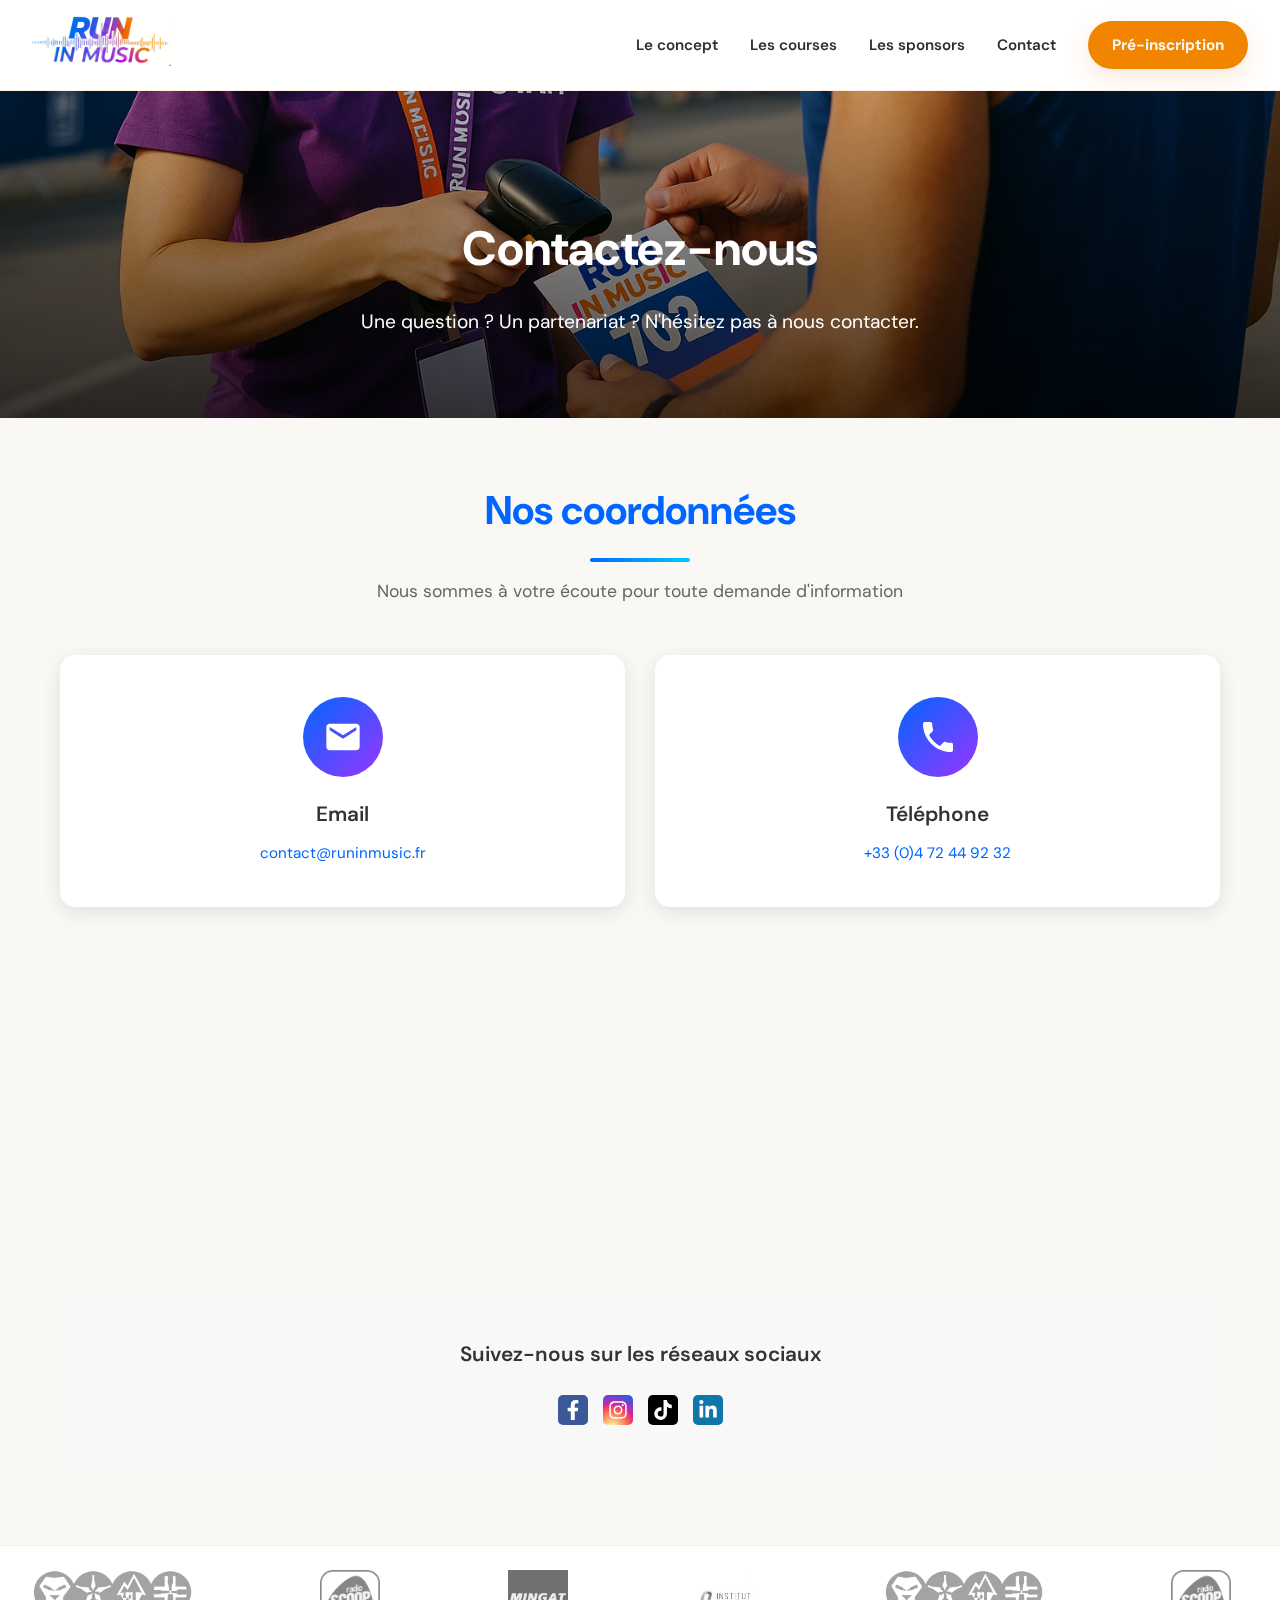
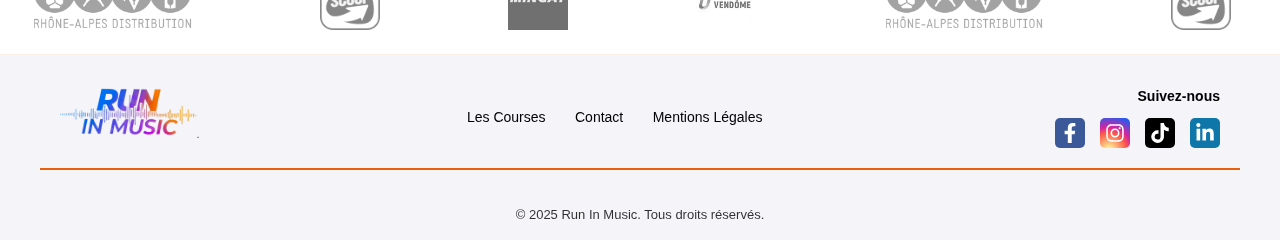
<file: contact.html>
<!DOCTYPE html>
<html lang="fr">
  <head>
    <meta charset="UTF-8" />
    <meta name="viewport" content="width=device-width, initial-scale=1.0" />

    <!-- SEO Meta Tags -->
    <title>Contact – Run In Music</title>
    <meta name="description" content="Contactez l'équipe Run In Music pour toute question concernant l'événement, les inscriptions ou les partenariats." />
    <meta name="keywords" content="contact, run in music, course à pied, Lyon, Groupama Stadium" />
    <meta name="author" content="Run In Music" />

    <!-- Open Graph Meta Tags (Facebook, LinkedIn) -->
    <meta property="og:title" content="Contact – Run In Music" />
    <meta property="og:description" content="Contactez l'équipe Run In Music pour toute question concernant l'événement." />
    <meta property="og:image" content="assets/images/hero.jpeg" />
    <meta property="og:url" content="https://runinmusic.fr/contact" />
    <meta property="og:type" content="website" />
    <meta property="og:locale" content="fr_FR" />

    <!-- Twitter Card Meta Tags -->
    <meta name="twitter:card" content="summary_large_image" />
    <meta name="twitter:title" content="Contact – Run In Music" />
    <meta name="twitter:description" content="Contactez l'équipe Run In Music" />
    <meta name="twitter:image" content="assets/images/hero.jpeg" />

    <!-- Favicon -->
    <link rel="icon" type="image/png" sizes="32x32" href="assets/images/favicon-32x32.png" />
    <link rel="icon" type="image/png" sizes="16x16" href="assets/images/favicon-16x16.png" />
    <link rel="apple-touch-icon" sizes="180x180" href="assets/images/apple-touch-icon.png" />

    <!-- Theme Color -->
    <meta name="theme-color" content="#0066ff" />

    <!-- Google Fonts -->
    <link rel="preconnect" href="https://fonts.googleapis.com">
    <link rel="preconnect" href="https://fonts.gstatic.com" crossorigin>
    <link href="https://fonts.googleapis.com/css2?family=Bebas+Neue&family=DM+Sans:ital,opsz,wght@0,9..40,400;0,9..40,500;0,9..40,600;1,9..40,400&display=swap" rel="stylesheet">

    <link rel="stylesheet" href="assets/css/style.css">
    <link rel="stylesheet" href="assets/css/contact.css">
  </head>

  <body>
    <!-- Navigation avec effet glassmorphism -->
    <header>
      <a href="index.html" class="logo-link">
        <img src="assets/images/logo.webp" alt="Logo Run In Music" />
      </a>
      <button class="burger-menu" aria-label="Menu" aria-expanded="false">
        <span></span>
        <span></span>
        <span></span>
      </button>
      <nav class="nav-menu">
        <a href="index.html#concept" class="nav-link">Le concept</a>
        <a href="index.html#courses" class="nav-link">Les courses</a>
        <a href="/sponsors.html" class="nav-link">Les sponsors</a>
        <a href="/contact.html" class="nav-link">Contact</a>
        <a class="cta-btn" href="index.html#preinscription">Pré-inscription</a>
      </nav>
    </header>

    <main>
      <!-- HERO SECTION -->
      <section class="contact-hero">
        <h1>Contactez-nous</h1>
        <p>Une question ? Un partenariat ? N'hésitez pas à nous contacter.</p>
      </section>

      <!-- CONTACT INFO SECTION -->
      <section class="contact-section">
        <h2 class="contact-title">Nos coordonnées</h2>
        <p class="contact-description">Nous sommes à votre écoute pour toute demande d'information</p>

        <div class="contact-grid">
          <!-- EMAIL -->
          <div class="contact-card fade-in">
            <div class="contact-icon">
              <svg xmlns="http://www.w3.org/2000/svg" viewBox="0 0 24 24" width="40" height="40" fill="currentColor">
                <path d="M20 4H4c-1.1 0-1.99.9-1.99 2L2 18c0 1.1.9 2 2 2h16c1.1 0 2-.9 2-2V6c0-1.1-.9-2-2-2zm0 4l-8 5-8-5V6l8 5 8-5v2z"/>
              </svg>
            </div>
            <h3>Email</h3>
            <p><a href="mailto:contact@runinmusic.fr">contact@runinmusic.fr</a></p>
          </div>

          <!-- TELEPHONE -->
          <div class="contact-card fade-in">
            <div class="contact-icon">
              <svg xmlns="http://www.w3.org/2000/svg" viewBox="0 0 24 24" width="40" height="40" fill="currentColor">
                <path d="M6.62 10.79c1.44 2.83 3.76 5.14 6.59 6.59l2.2-2.2c.27-.27.67-.36 1.02-.24 1.12.37 2.33.57 3.57.57.55 0 1 .45 1 1V20c0 .55-.45 1-1 1-9.39 0-17-7.61-17-17 0-.55.45-1 1-1h3.5c.55 0 1 .45 1 1 0 1.25.2 2.45.57 3.57.11.35.03.74-.25 1.02l-2.2 2.2z"/>
              </svg>
            </div>
            <h3>Téléphone</h3>
            <p><a href="tel:+33473449232">+33 (0)4 72 44 92 32</a></p>
          </div>

          <!-- ADRESSE -->
          <div class="contact-card fade-in">
            <div class="contact-icon">
              <svg xmlns="http://www.w3.org/2000/svg" viewBox="0 0 24 24" width="40" height="40" fill="currentColor">
                <path d="M12 2C8.13 2 5 5.13 5 9c0 5.25 7 13 7 13s7-7.75 7-13c0-3.87-3.13-7-7-7zm0 9.5c-1.38 0-2.5-1.12-2.5-2.5s1.12-2.5 2.5-2.5 2.5 1.12 2.5 2.5-1.12 2.5-2.5 2.5z"/>
              </svg>
            </div>
            <h3>Adresse</h3>
            <p>Vélodrome Georges Prereval <br>Parc de la tête d'or<br>69006 Lyon 6ème</p>
          </div>

          <!-- HORAIRES -->
          <div class="contact-card fade-in">
            <div class="contact-icon">
              <svg xmlns="http://www.w3.org/2000/svg" viewBox="0 0 24 24" width="40" height="40" fill="currentColor">
                <path d="M11.99 2C6.47 2 2 6.48 2 12s4.47 10 9.99 10C17.52 22 22 17.52 22 12S17.52 2 11.99 2zM12 20c-4.42 0-8-3.58-8-8s3.58-8 8-8 8 3.58 8 8-3.58 8-8 8zm.5-13H11v6l5.25 3.15.75-1.23-4.5-2.67z"/>
              </svg>
            </div>
            <h3>Horaires</h3>
            <p> Mardi - Jeudi<br>14h00 - 17h00</p>
          </div>
        </div>

        <!-- SOCIAL MEDIA -->
        <div class="contact-social-section">
          <h3>Suivez-nous sur les réseaux sociaux</h3>
          <div class="social-icons">
            <a href="#" class="fb" aria-label="Facebook">
              <svg xmlns="http://www.w3.org/2000/svg" viewBox="0 0 320 512" width="20" height="20" fill="currentColor"><path d="M279.14 288l14.22-92.66h-88.91v-60.13c0-25.35 12.42-50.06 52.24-50.06h40.42V6.26S260.43 0 225.36 0c-73.22 0-121.08 44.38-121.08 124.72v70.62H22.89V288h81.39v224h100.17V288z"/></svg>
            </a>
            <a href="#" class="ig" aria-label="Instagram">
              <svg xmlns="http://www.w3.org/2000/svg" viewBox="0 0 448 512" width="20" height="20" fill="currentColor"><path d="M224.1 141c-63.6 0-114.9 51.3-114.9 114.9s51.3 114.9 114.9 114.9S339 319.5 339 255.9 287.7 141 224.1 141zm0 189.6c-41.1 0-74.7-33.5-74.7-74.7s33.5-74.7 74.7-74.7 74.7 33.5 74.7 74.7-33.6 74.7-74.7 74.7zm146.4-194.3c0 14.9-12 26.8-26.8 26.8-14.9 0-26.8-12-26.8-26.8s12-26.8 26.8-26.8 26.8 12 26.8 26.8zm76.1 27.2c-1.7-35.9-9.9-67.7-36.2-93.9-26.2-26.2-58-34.4-93.9-36.2-37-2.1-147.9-2.1-184.9 0-35.8 1.7-67.6 9.9-93.9 36.1s-34.4 58-36.2 93.9c-2.1 37-2.1 147.9 0 184.9 1.7 35.9 9.9 67.7 36.2 93.9s58 34.4 93.9 36.2c37 2.1 147.9 2.1 184.9 0 35.9-1.7 67.7-9.9 93.9-36.2 26.2-26.2 34.4-58 36.2-93.9 2.1-37 2.1-147.8 0-184.8zM398.8 388c-7.8 19.6-22.9 34.7-42.6 42.6-29.5 11.7-99.5 9-132.1 9s-102.7 2.6-132.1-9c-19.6-7.8-34.7-22.9-42.6-42.6-11.7-29.5-9-99.5-9-132.1s-2.6-102.7 9-132.1c7.8-19.6 22.9-34.7 42.6-42.6 29.5-11.7 99.5-9 132.1-9s102.7-2.6 132.1 9c19.6 7.8 34.7 22.9 42.6 42.6 11.7 29.5 9 99.5 9 132.1s2.7 102.7-9 132.1z"/></svg>
            </a>
            <a href="#" class="tk" aria-label="Tiktok">
              <svg xmlns="http://www.w3.org/2000/svg" viewBox="0 0 448 512" width="20" height="20" fill="currentColor"><path d="M448 209.9a210.1 210.1 0 0 1 -122.8-39.3V349.4A162.6 162.6 0 1 1 185 188.3V278.2a74.6 74.6 0 1 0 52.2 71.2V0l88 0a121.2 121.2 0 0 0 1.9 22.2h0A122.2 122.2 0 0 0 381 102.4a121.4 121.4 0 0 0 67 20.1z"/></svg>
            </a>
            <a href="#" class="li" aria-label="Linkedin">
              <svg xmlns="http://www.w3.org/2000/svg" viewBox="0 0 448 512" width="20" height="20" fill="currentColor"><path d="M100.28 448H7.4V148.9h92.88zM53.79 108.1C24.09 108.1 0 83.5 0 53.8a53.79 53.79 0 0 1 107.58 0c0 29.7-24.1 54.3-53.79 54.3zM447.9 448h-92.68V302.4c0-34.7-.7-79.2-48.29-79.2-48.29 0-55.69 37.7-55.69 76.7V448h-92.78V148.9h89.08v40.8h1.3c12.4-23.5 42.69-48.3 87.88-48.3 94 0 111.28 61.9 111.28 142.3V448z"/></svg>
            </a>
          </div>
        </div>
      </section>
    </main>

    <!-- Sponsors Ticker -->
    <div class="sponsors-ticker">
      <div class="sponsors-ticker-track">
        <div class="sponsor-item">
          <a href="https://rhonealpesdistribution.fr/rhone-alpes-distribution-lyon-distributeur-boissons/" target="_blank" rel="noopener noreferrer" aria-label="RAD">
            <img src="assets/images/sponsors/rad.png" alt="RAD" loading="lazy">
          </a>
        </div>
        <div class="sponsor-item">
          <a href="https://www.radioscoop.com" target="_blank" rel="noopener noreferrer" aria-label="Radio Scoop">
            <img src="assets/images/sponsors/logoradioscoop.png" alt="Radio Scoop" loading="lazy">
          </a>
        </div>
        <div class="sponsor-item">
          <a href="https://www.mingat.com" target="_blank" rel="noopener noreferrer" aria-label="Mingat">
            <img src="assets/images/sponsors/mingat.png" alt="Mingat" loading="lazy">
          </a>
        </div>
        <div class="sponsor-item">
          <a href="https://www.institut-vendome.com/" target="_blank" rel="noopener noreferrer" aria-label="Institut V">
            <img src="assets/images/sponsors/institutv.jpeg" alt="Institut V" loading="lazy">
          </a>
        </div>

        <div class="sponsor-item">
          <a href="https://rhonealpesdistribution.fr/rhone-alpes-distribution-lyon-distributeur-boissons/" target="_blank" rel="noopener noreferrer" aria-label="RAD">
            <img src="assets/images/sponsors/rad.png" alt="RAD" loading="lazy">
          </a>
        </div>
        <div class="sponsor-item">
          <a href="https://www.radioscoop.com" target="_blank" rel="noopener noreferrer" aria-label="Radio Scoop">
            <img src="assets/images/sponsors/logoradioscoop.png" alt="Radio Scoop" loading="lazy">
          </a>
        </div>
        <div class="sponsor-item">
          <a href="https://www.mingat.com" target="_blank" rel="noopener noreferrer" aria-label="Mingat">
            <img src="assets/images/sponsors/mingat.png" alt="Mingat" loading="lazy">
          </a>
        </div>
        <div class="sponsor-item">
          <a href="https://www.institut-vendome.com/" target="_blank" rel="noopener noreferrer" aria-label="Institut V">
            <img src="assets/images/sponsors/institutv.jpeg" alt="Institut V" loading="lazy">
          </a>
        </div>

        <div class="sponsor-item">
          <a href="https://rhonealpesdistribution.fr/rhone-alpes-distribution-lyon-distributeur-boissons/" target="_blank" rel="noopener noreferrer" aria-label="RAD">
            <img src="assets/images/sponsors/rad.png" alt="RAD" loading="lazy">
          </a>
        </div>
        <div class="sponsor-item">
          <a href="https://www.radioscoop.com" target="_blank" rel="noopener noreferrer" aria-label="Radio Scoop">
            <img src="assets/images/sponsors/logoradioscoop.png" alt="Radio Scoop" loading="lazy">
          </a>
        </div>
        <div class="sponsor-item">
          <a href="https://www.mingat.com" target="_blank" rel="noopener noreferrer" aria-label="Mingat">
            <img src="assets/images/sponsors/mingat.png" alt="Mingat" loading="lazy">
          </a>
        </div>
        <div class="sponsor-item">
          <a href="https://www.institut-vendome.com/" target="_blank" rel="noopener noreferrer" aria-label="Institut V">
            <img src="assets/images/sponsors/institutv.jpeg" alt="Institut V" loading="lazy">
          </a>
        </div>
      </div>
    </div>

    <!-- FOOTER -->
    <footer class="footer">
      <div class="footer-content">
        <div class="footer-logo">
          <img src="assets/images/logo.webp" alt="Logo Run In Music" loading="lazy">
        </div>
        <div class="footer-links">
          <a href="#courses">Les Courses</a>
          <a href="/contact.html">Contact</a>
          <a href="/mentions-legales.html">Mentions Légales</a>
        </div>
        <div class="footer-social">
          <p>Suivez-nous</p>
          <div class="social-icons">
            <a href="https://www.facebook.com/profile.php?id=61585912244665" class="fb" aria-label="Facebook">
              <svg xmlns="http://www.w3.org/2000/svg" viewBox="0 0 320 512" width="20" height="20" fill="currentColor"><path d="M279.14 288l14.22-92.66h-88.91v-60.13c0-25.35 12.42-50.06 52.24-50.06h40.42V6.26S260.43 0 225.36 0c-73.22 0-121.08 44.38-121.08 124.72v70.62H22.89V288h81.39v224h100.17V288z"/></svg>
            </a>
            <a href="https://www.instagram.com/runinmusic/" class="ig" aria-label="Instagram">
              <svg xmlns="http://www.w3.org/2000/svg" viewBox="0 0 448 512" width="20" height="20" fill="currentColor"><path d="M224.1 141c-63.6 0-114.9 51.3-114.9 114.9s51.3 114.9 114.9 114.9S339 319.5 339 255.9 287.7 141 224.1 141zm0 189.6c-41.1 0-74.7-33.5-74.7-74.7s33.5-74.7 74.7-74.7 74.7 33.5 74.7 74.7-33.6 74.7-74.7 74.7zm146.4-194.3c0 14.9-12 26.8-26.8 26.8-14.9 0-26.8-12-26.8-26.8s12-26.8 26.8-26.8 26.8 12 26.8 26.8zm76.1 27.2c-1.7-35.9-9.9-67.7-36.2-93.9-26.2-26.2-58-34.4-93.9-36.2-37-2.1-147.9-2.1-184.9 0-35.8 1.7-67.6 9.9-93.9 36.1s-34.4 58-36.2 93.9c-2.1 37-2.1 147.9 0 184.9 1.7 35.9 9.9 67.7 36.2 93.9s58 34.4 93.9 36.2c37 2.1 147.9 2.1 184.9 0 35.9-1.7 67.7-9.9 93.9-36.2 26.2-26.2 34.4-58 36.2-93.9 2.1-37 2.1-147.8 0-184.8zM398.8 388c-7.8 19.6-22.9 34.7-42.6 42.6-29.5 11.7-99.5 9-132.1 9s-102.7 2.6-132.1-9c-19.6-7.8-34.7-22.9-42.6-42.6-11.7-29.5-9-99.5-9-132.1s-2.6-102.7 9-132.1c7.8-19.6 22.9-34.7 42.6-42.6 29.5-11.7 99.5-9 132.1-9s102.7-2.6 132.1 9c19.6 7.8 34.7 22.9 42.6 42.6 11.7 29.5 9 99.5 9 132.1s2.7 102.7-9 132.1z"/></svg>
            </a>
            <a href="https://www.tiktok.com/@runinmusic" class="tk" aria-label="Tiktok">
              <svg xmlns="http://www.w3.org/2000/svg" viewBox="0 0 448 512" width="20" height="20" fill="currentColor"><path d="M448 209.9a210.1 210.1 0 0 1 -122.8-39.3V349.4A162.6 162.6 0 1 1 185 188.3V278.2a74.6 74.6 0 1 0 52.2 71.2V0l88 0a121.2 121.2 0 0 0 1.9 22.2h0A122.2 122.2 0 0 0 381 102.4a121.4 121.4 0 0 0 67 20.1z"/></svg>
            </a>
            <a href="https://www.linkedin.com/company/run-in-music/about/?viewAsMember=true" class="li" aria-label="Linkedin">
              <svg xmlns="http://www.w3.org/2000/svg" viewBox="0 0 448 512" width="20" height="20" fill="currentColor"><path d="M100.28 448H7.4V148.9h92.88zM53.79 108.1C24.09 108.1 0 83.5 0 53.8a53.79 53.79 0 0 1 107.58 0c0 29.7-24.1 54.3-53.79 54.3zM447.9 448h-92.68V302.4c0-34.7-.7-79.2-48.29-79.2-48.29 0-55.69 37.7-55.69 76.7V448h-92.78V148.9h89.08v40.8h1.3c12.4-23.5 42.69-48.3 87.88-48.3 94 0 111.28 61.9 111.28 142.3V448z"/></svg>
            </a>
          </div>
        </div>
      </div>
      <div class="footer-bottom">
        <p>&copy; 2025 Run In Music. Tous droits réservés.</p>
      </div>
    </footer>

  <script src="assets/js/menu.js" defer></script>
  <script src="assets/js/animations.js" defer></script>
  </body>
</html>
</file>
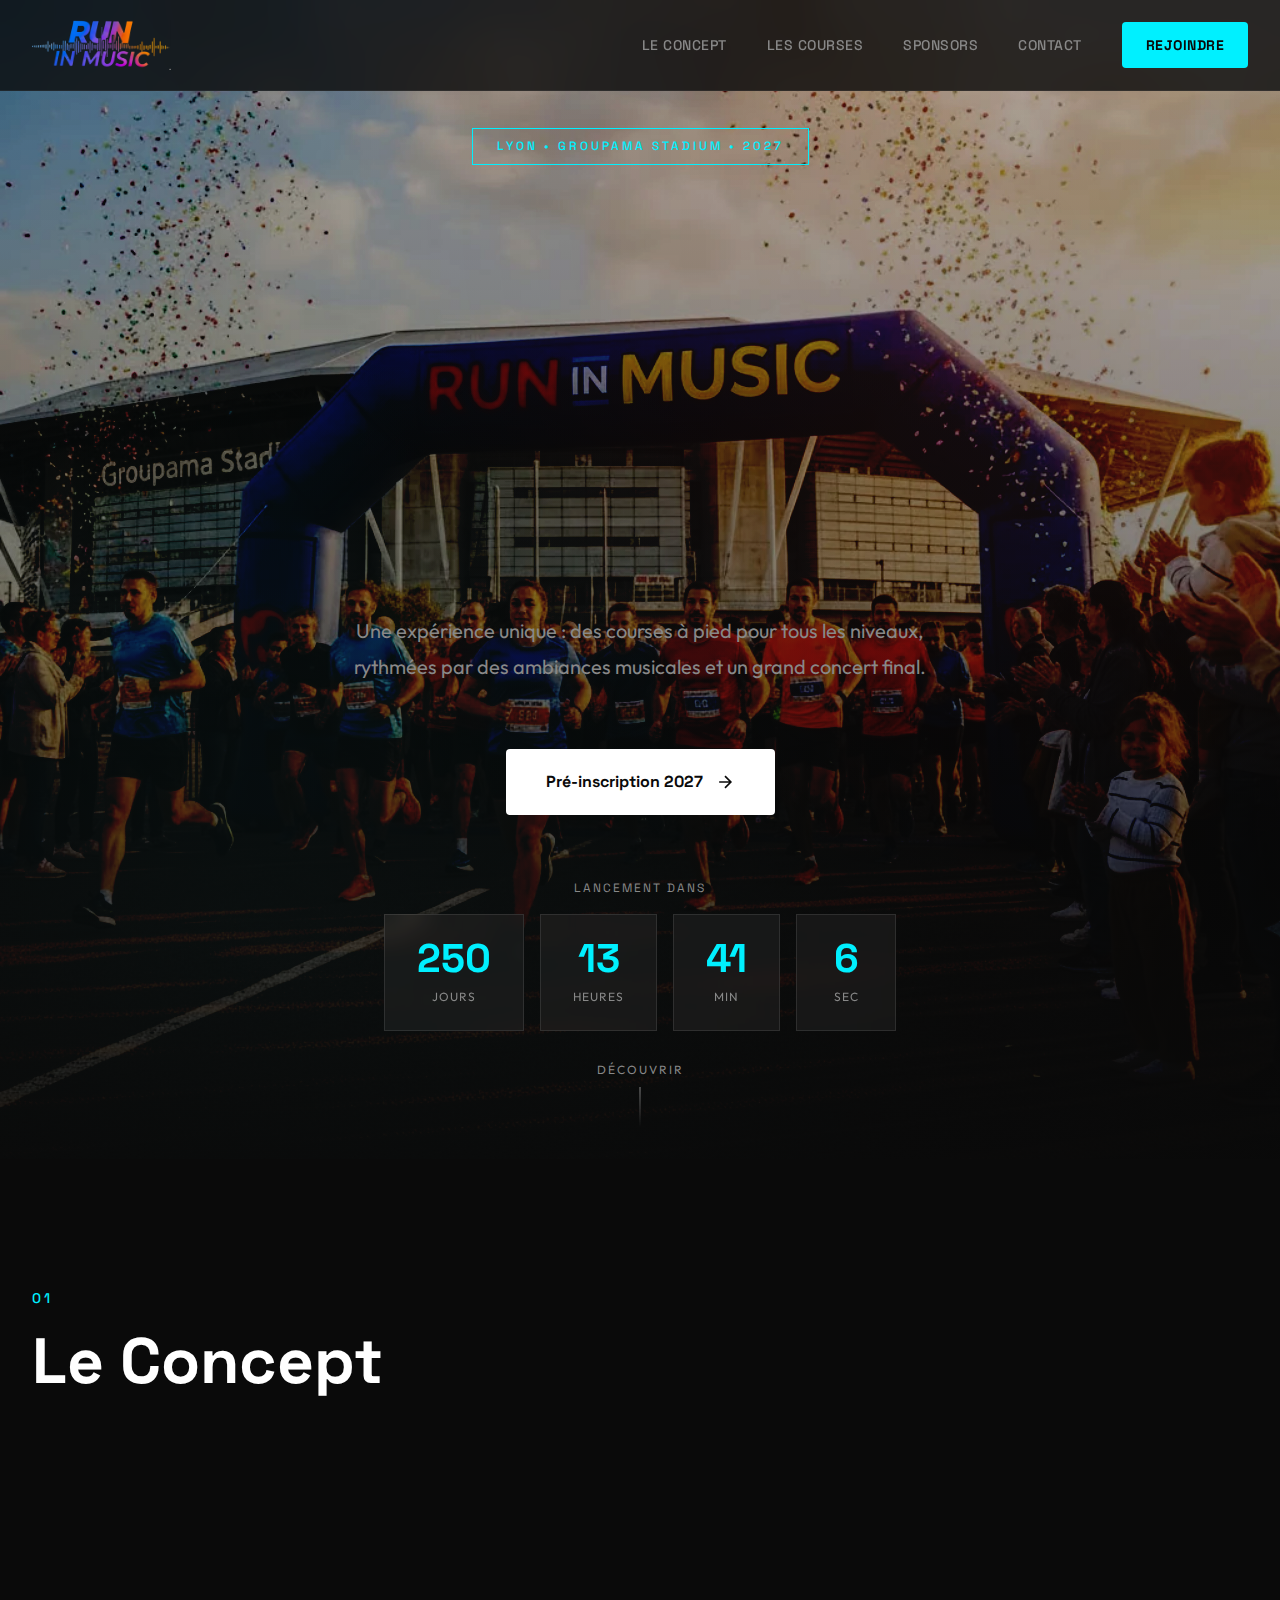
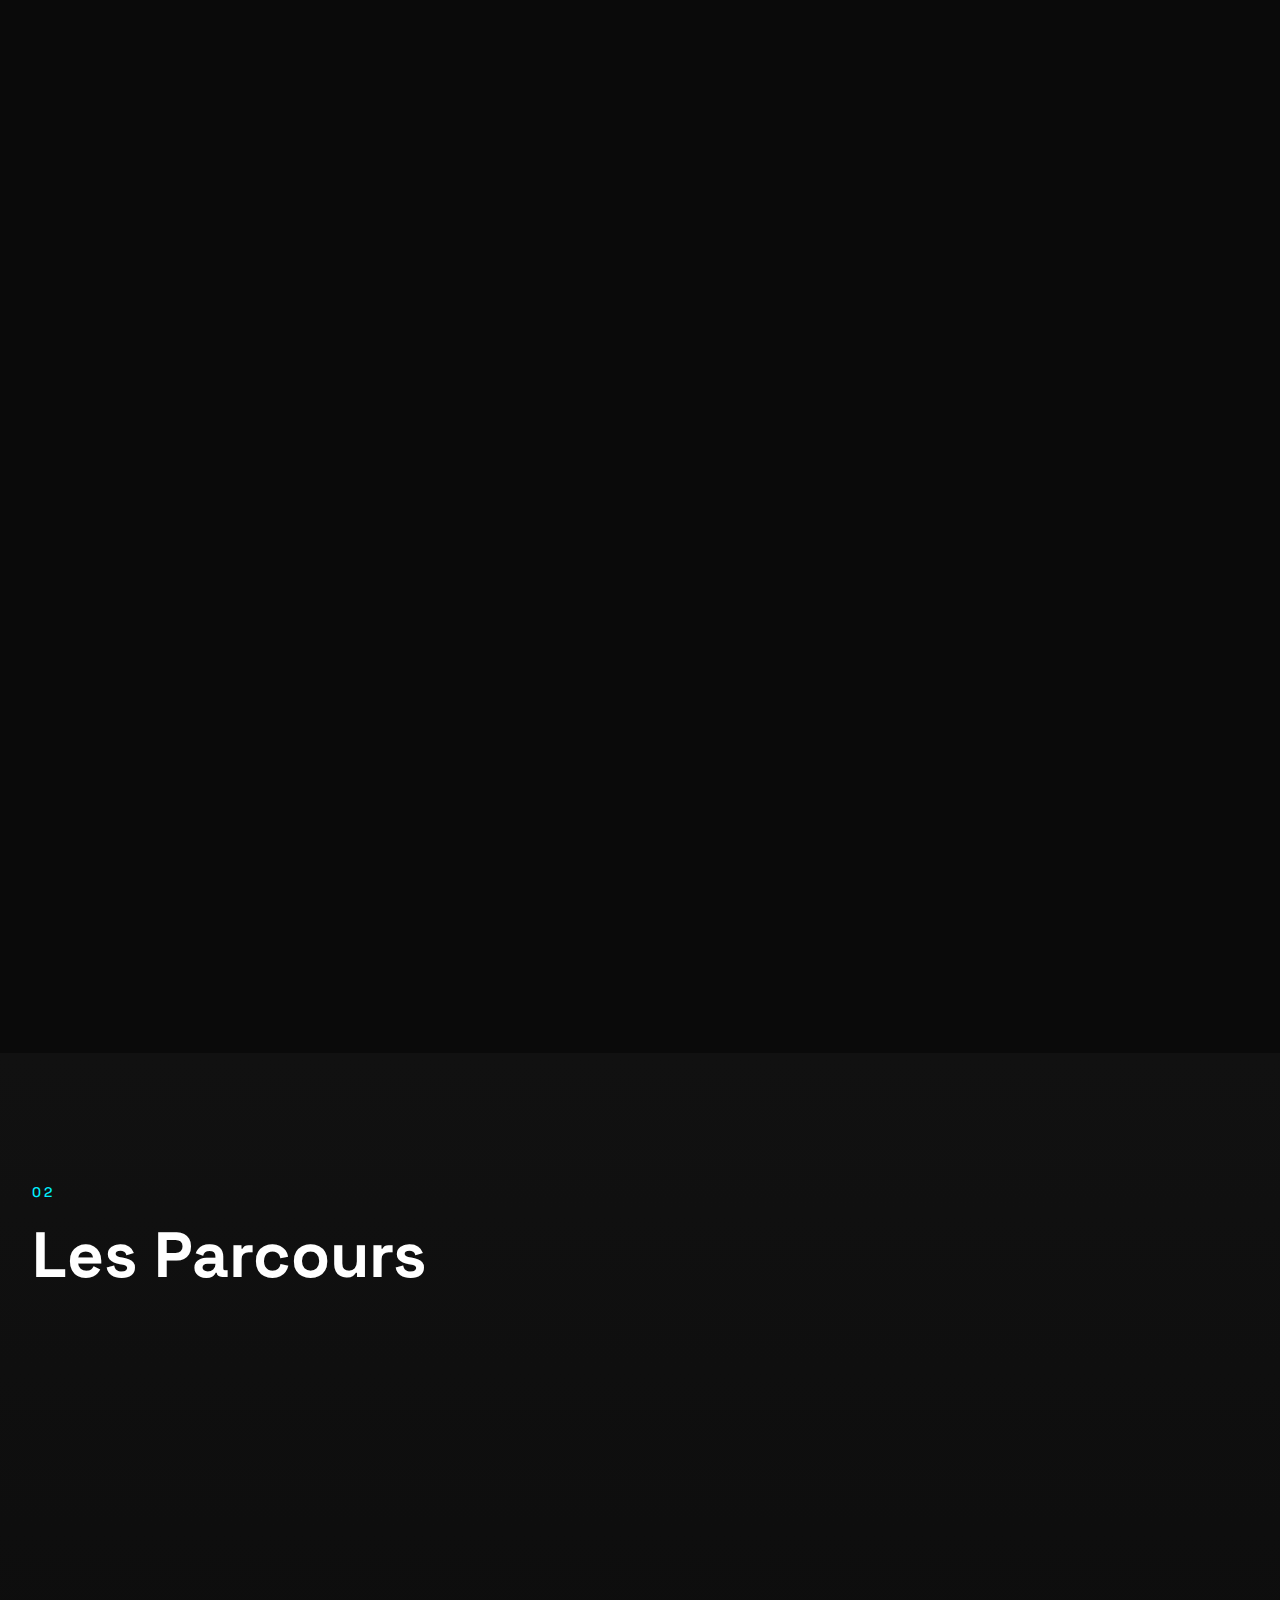
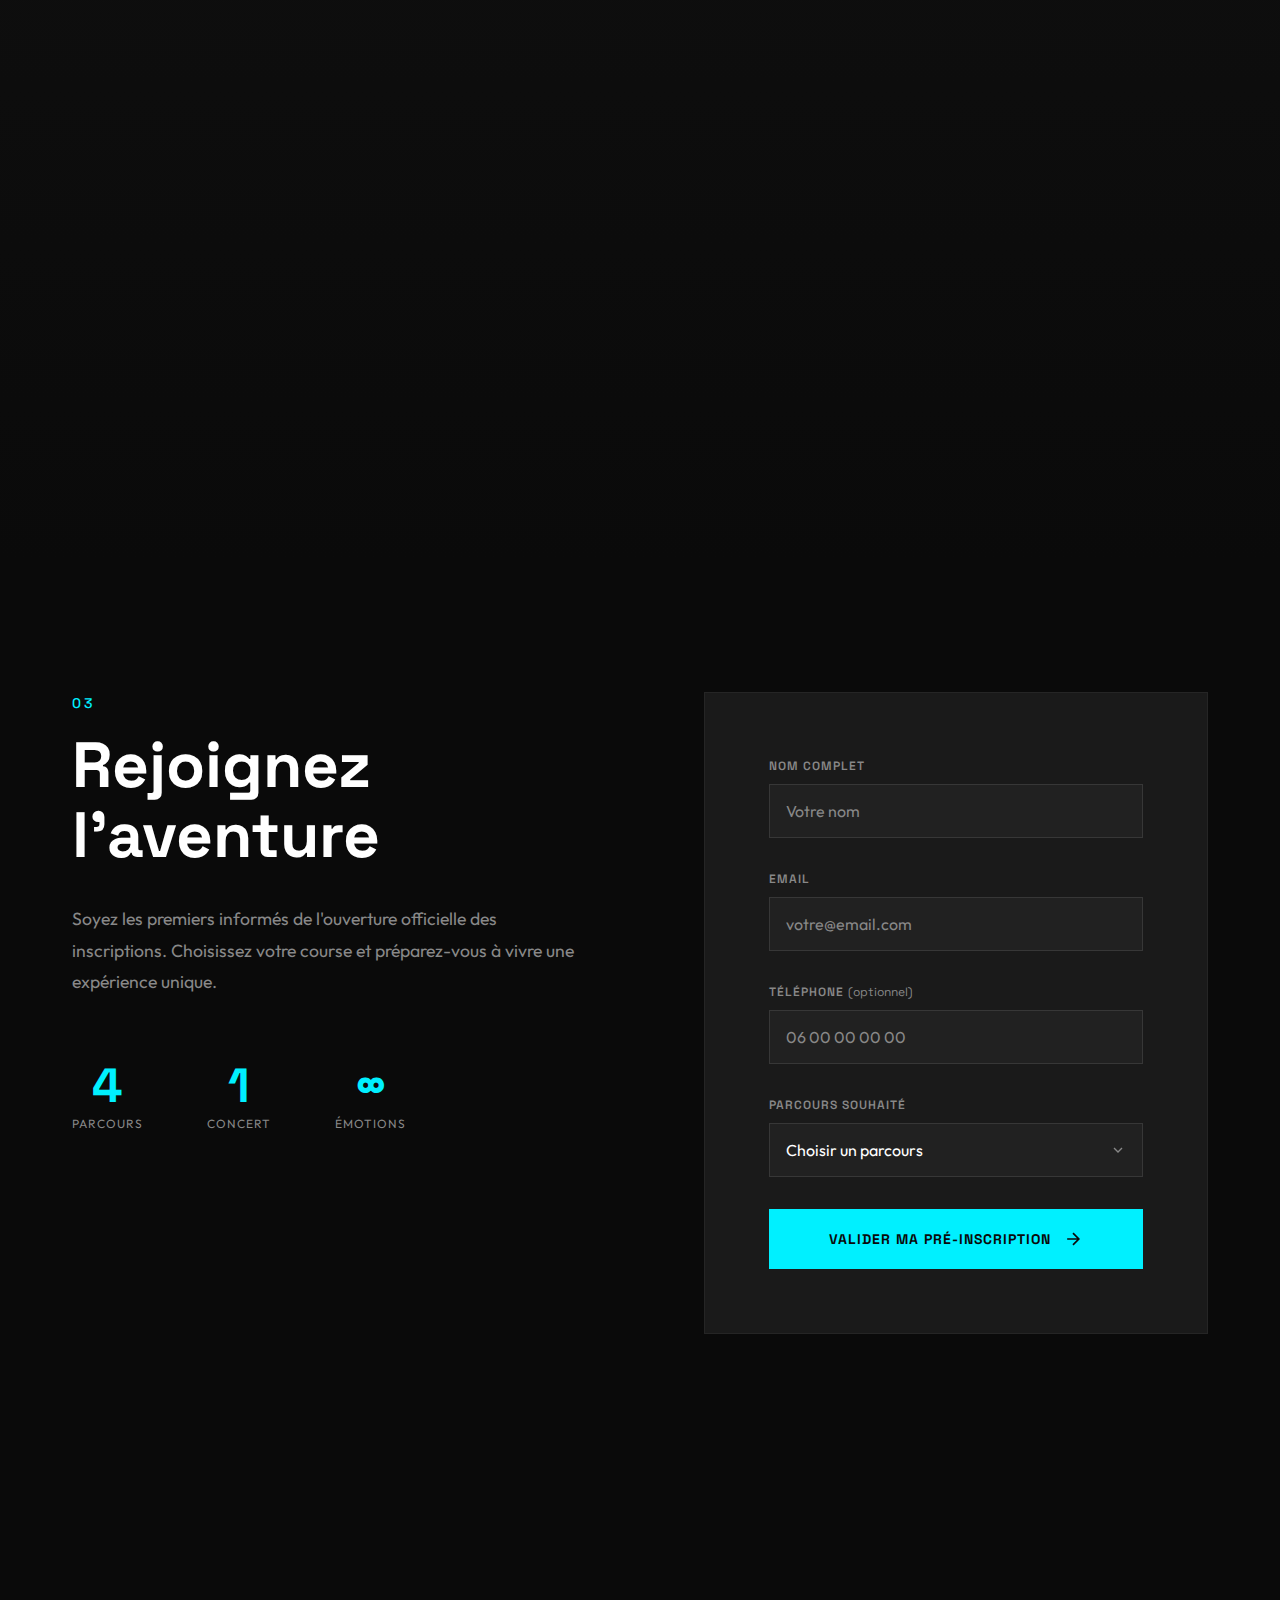
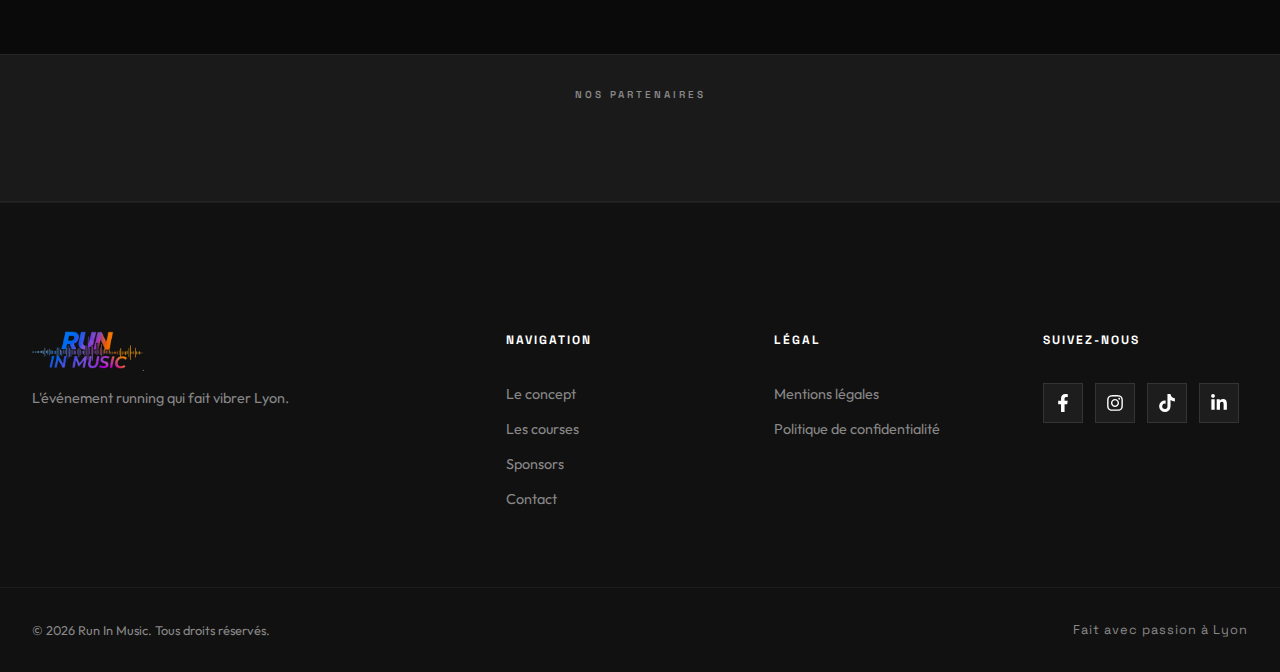
<file: index-v2.html>
<!DOCTYPE html>
<html lang="fr">
  <head>
    <meta charset="UTF-8" />
    <meta name="viewport" content="width=device-width, initial-scale=1.0" />

    <!-- SEO Meta Tags -->
    <title>Run In Music – Course à pied musicale au Groupama Stadium</title>
    <meta name="description" content="Participez à Run In Music, une course à pied unique de 1 à 28 km rythmée par des ambiances musicales au Groupama Stadium. Inscription 2027." />
    <meta name="keywords" content="course à pied, run, musique, Lyon, Groupama Stadium, running, marathon, sport, concert" />
    <meta name="author" content="Run In Music" />

    <!-- Open Graph Meta Tags -->
    <meta property="og:title" content="Run In Music – Course à pied musicale" />
    <meta property="og:description" content="Une expérience unique : course à pied de 1 à 28 km rythmée par la musique avec un concert final au Groupama Stadium." />
    <meta property="og:image" content="assets/images/hero.jpeg" />
    <meta property="og:url" content="https://runinmusic.fr" />
    <meta property="og:type" content="website" />
    <meta property="og:locale" content="fr_FR" />

    <!-- Twitter Card Meta Tags -->
    <meta name="twitter:card" content="summary_large_image" />
    <meta name="twitter:title" content="Run In Music – Course à pied musicale" />
    <meta name="twitter:description" content="Courir. Vibrer. Danser. Une course unique rythmée par la musique au Groupama Stadium." />
    <meta name="twitter:image" content="assets/images/hero.jpeg" />

    <!-- Favicon -->
    <link rel="icon" type="image/png" sizes="32x32" href="assets/images/favicon-32x32.png" />
    <link rel="icon" type="image/png" sizes="16x16" href="assets/images/favicon-16x16.png" />
    <link rel="apple-touch-icon" sizes="180x180" href="assets/images/apple-touch-icon.png" />

    <!-- Theme Color -->
    <meta name="theme-color" content="#0a0a0a" />

    <!-- Google Fonts - Typographie distinctive -->
    <link rel="preconnect" href="https://fonts.googleapis.com">
    <link rel="preconnect" href="https://fonts.gstatic.com" crossorigin>
    <link href="https://fonts.googleapis.com/css2?family=Space+Grotesk:wght@400;500;700&family=Outfit:wght@300;400;600;800&display=swap" rel="stylesheet">

    <!-- Preconnect to external resources -->
    <link rel="dns-prefetch" href="https://www.youtube-nocookie.com" />

    <link rel="stylesheet" href="assets/css/style-v2.css">
  </head>

  <body>
    <!-- HEADER -->
    <header>
      <a href="#" class="logo">
        <img src="assets/images/logo.webp" alt="Logo Run In Music" />
      </a>
      <button class="burger-menu" aria-label="Menu" aria-expanded="false">
        <span></span>
        <span></span>
        <span></span>
      </button>
      <nav class="nav-menu">
        <a href="#concept">Le concept</a>
        <a href="#courses">Les courses</a>
        <a href="/sponsors.html">Sponsors</a>
        <a href="/contact.html">Contact</a>
        <a class="cta-nav" href="#preinscription">Rejoindre</a>
      </nav>
    </header>

    <main>
      <!-- HERO SECTION -->
      <section class="hero">
        <div class="hero-content">
          <div class="hero-badge">Lyon • Groupama Stadium • 2027</div>
          <h1>
            <span class="hero-line">Courir.</span>
            <span class="hero-line accent">Vibrer.</span>
            <span class="hero-line">Danser.</span>
          </h1>
          <p class="hero-description">
            Une expérience unique : des courses à pied pour tous les niveaux,
            rythmées par des ambiances musicales et un grand concert final.
          </p>
          <a href="#preinscription" class="cta-hero">
            <span>Pré-inscription 2027</span>
            <svg width="20" height="20" viewBox="0 0 24 24" fill="none" stroke="currentColor" stroke-width="2">
              <path d="M5 12h14M12 5l7 7-7 7"/>
            </svg>
          </a>
        </div>

        <div class="hero-countdown">
          <div class="countdown-label">Lancement dans</div>
          <div id="countdown">
            <div class="count-block">
              <div class="count-number" id="cd-days">0</div>
              <div class="count-label">Jours</div>
            </div>
            <div class="count-block">
              <div class="count-number" id="cd-hours">0</div>
              <div class="count-label">Heures</div>
            </div>
            <div class="count-block">
              <div class="count-number" id="cd-minutes">0</div>
              <div class="count-label">Min</div>
            </div>
            <div class="count-block">
              <div class="count-number" id="cd-seconds">0</div>
              <div class="count-label">Sec</div>
            </div>
          </div>
        </div>

        <div class="hero-scroll-indicator">
          <span>Découvrir</span>
          <div class="scroll-arrow"></div>
        </div>
      </section>

      <!-- SECTION CONCEPT -->
      <section class="concept" id="concept">
        <div class="section-header">
          <span class="section-number">01</span>
          <h2>Le Concept</h2>
        </div>

        <div class="concept-grid">
          <article class="concept-card fade-in">
            <div class="card-icon">
              <svg viewBox="0 0 24 24" fill="none" stroke="currentColor" stroke-width="1.5">
                <circle cx="12" cy="12" r="10"/>
                <path d="M12 6v6l4 2"/>
              </svg>
            </div>
            <h3>Pourquoi ?</h3>
            <p>
              Run In Music est né d'une idée simple à Décines-Charpieu.
              Transformer une course à pied en une expérience immersive,
              où chaque foulée vibre au rythme de la musique.
            </p>
          </article>

          <article class="concept-card fade-in">
            <div class="card-icon">
              <svg viewBox="0 0 24 24" fill="none" stroke="currentColor" stroke-width="1.5">
                <path d="M9 18V5l12-2v13"/>
                <circle cx="6" cy="18" r="3"/>
                <circle cx="18" cy="16" r="3"/>
              </svg>
            </div>
            <h3>L'expérience</h3>
            <p>
              Mêler l'énergie du sport à l'émotion de la musique.
              Du 5 km familial au 28 km exigeant, une arrivée magique
              portée par un concert final inoubliable.
            </p>
          </article>

          <article class="concept-card fade-in">
            <div class="card-icon">
              <svg viewBox="0 0 24 24" fill="none" stroke="currentColor" stroke-width="1.5">
                <path d="M12 2L2 7l10 5 10-5-10-5z"/>
                <path d="M2 17l10 5 10-5"/>
                <path d="M2 12l10 5 10-5"/>
              </svg>
            </div>
            <h3>L'objectif</h3>
            <p>
              Créer un événement accessible, festif et ambitieux où sport,
              musique et communauté se rencontrent dans un cadre unique :
              OL Vallée / Grand Large.
            </p>
          </article>
        </div>

        <div class="concept-visual fade-in">
          <div class="visual-wrapper">
            <img src="assets/images/Gemini_Generated_Image_cu8gglcu8gglcu8g.webp" alt="Vue d'ensemble de la course" loading="lazy">
            <div class="visual-overlay">
              <span class="visual-tag">Groupama Stadium</span>
            </div>
          </div>
        </div>
      </section>

      <!-- SECTION COURSES -->
      <section class="courses" id="courses">
        <div class="section-header light">
          <span class="section-number">02</span>
          <h2>Les Parcours</h2>
        </div>

        <div class="courses-grid">
          <!-- COURSE 1 KM -->
          <article class="course-card fade-in" data-distance="1">
            <div class="course-header">
              <span class="course-distance">1<small>km</small></span>
              <span class="course-badge">Enfants</span>
            </div>
            <h3>La course des petits gones</h3>
            <p>Une boucle du Groupama Stadium pour initier les plus petits aux joies de la course !</p>
            <div class="course-details">
              <div class="detail-item">
                <span class="detail-label">Départ</span>
                <span class="detail-value">10h00</span>
              </div>
              <div class="detail-item">
                <span class="detail-label">Ravitaillement</span>
                <span class="detail-value">500m</span>
              </div>
            </div>
            <a href="#preinscription" class="course-cta">S'inscrire</a>
          </article>

          <!-- COURSE 5 KM -->
          <article class="course-card fade-in" data-distance="5">
            <div class="course-header">
              <span class="course-distance">5<small>km</small></span>
              <span class="course-badge">Familial</span>
            </div>
            <h3>Le parcours du coeur</h3>
            <p>Parcours court et fun, idéal pour les familles. Une boucle facile pour s'échauffer en musique !</p>
            <div class="course-details">
              <div class="detail-item">
                <span class="detail-label">Départ</span>
                <span class="detail-value">10h30</span>
              </div>
              <div class="detail-item">
                <span class="detail-label">Ravitaillement</span>
                <span class="detail-value">2.5 km</span>
              </div>
            </div>
            <a href="#preinscription" class="course-cta">S'inscrire</a>
          </article>

          <!-- COURSE 12 KM -->
          <article class="course-card fade-in" data-distance="12">
            <div class="course-header">
              <span class="course-distance">12<small>km</small></span>
              <span class="course-badge">Challenge</span>
            </div>
            <h3>Le challenge rythmé</h3>
            <p>Le run parfait pour se challenger. Une boucle rythmée par plusieurs ambiances musicales.</p>
            <div class="course-details">
              <div class="detail-item">
                <span class="detail-label">Départ</span>
                <span class="detail-value">12h00</span>
              </div>
              <div class="detail-item">
                <span class="detail-label">Ravitaillement</span>
                <span class="detail-value">4 km, 8 km</span>
              </div>
            </div>
            <a href="#preinscription" class="course-cta">S'inscrire</a>
          </article>

          <!-- COURSE 28 KM -->
          <article class="course-card featured fade-in" data-distance="28">
            <div class="featured-label">Course phare</div>
            <div class="course-header">
              <span class="course-distance">28<small>km</small></span>
              <span class="course-badge">Expert</span>
            </div>
            <h3>Le défi spectaculaire</h3>
            <p>Pour les coureurs expérimentés. Un tracé exigeant avec un final spectaculaire.</p>
            <div class="course-details">
              <div class="detail-item">
                <span class="detail-label">Départ</span>
                <span class="detail-value">14h00</span>
              </div>
              <div class="detail-item">
                <span class="detail-label">Ravitaillement</span>
                <span class="detail-value">7, 14, 21 km</span>
              </div>
            </div>
            <a href="#preinscription" class="course-cta">S'inscrire</a>
          </article>
        </div>
      </section>

      <!-- SECTION PRE-INSCRIPTION -->
      <section class="preinscription" id="preinscription">
        <div class="preinscription-wrapper">
          <div class="preinscription-info">
            <span class="section-number">03</span>
            <h2>Rejoignez<br>l'aventure</h2>
            <p>
              Soyez les premiers informés de l'ouverture officielle
              des inscriptions. Choisissez votre course et préparez-vous
              à vivre une expérience unique.
            </p>
            <div class="preinscription-stats">
              <div class="stat">
                <span class="stat-number">4</span>
                <span class="stat-label">Parcours</span>
              </div>
              <div class="stat">
                <span class="stat-number">1</span>
                <span class="stat-label">Concert</span>
              </div>
              <div class="stat">
                <span class="stat-number">∞</span>
                <span class="stat-label">Émotions</span>
              </div>
            </div>
          </div>

          <form class="preinscription-form" id="preinscriptionForm" action="/traitement_inscription.php" method="POST">
            <div style="display:none;" aria-hidden="true">
              <label for="spam_check">Veuillez laisser ce champ vide</label>
              <input type="text" name="spam_check" id="spam_check" tabindex="-1">
            </div>

            <div class="form-group">
              <label for="nom">Nom complet</label>
              <input type="text" id="nom" name="nom" placeholder="Votre nom" required aria-required="true">
            </div>

            <div class="form-group">
              <label for="email">Email</label>
              <input type="email" id="email" name="email" placeholder="votre@email.com" required aria-required="true">
            </div>

            <div class="form-group">
              <label for="telephone">Téléphone <span class="optional">(optionnel)</span></label>
              <input type="tel" id="telephone" name="telephone" placeholder="06 00 00 00 00">
            </div>

            <div class="form-group">
              <label for="course">Parcours souhaité</label>
              <select id="course" name="course" required aria-required="true">
                <option value="" disabled selected>Choisir un parcours</option>
                <option value="1km">1 km - Enfants</option>
                <option value="5km">5 km - Familial</option>
                <option value="12km">12 km - Challenge</option>
                <option value="28km">28 km - Expert</option>
              </select>
            </div>

            <button type="submit" class="cta-submit">
              <span>Valider ma pré-inscription</span>
              <svg width="20" height="20" viewBox="0 0 24 24" fill="none" stroke="currentColor" stroke-width="2">
                <path d="M5 12h14M12 5l7 7-7 7"/>
              </svg>
            </button>
          </form>

          <div id="form-message" class="form-message"></div>
        </div>
      </section>
    </main>

    <!-- SPONSORS TICKER -->
    <div class="sponsors-ticker">
      <div class="sponsors-label">Nos partenaires</div>
      <div class="sponsors-ticker-track">
        <div class="sponsor-item"><img src="assets/images/sponsors/rad.png" alt="RAD" loading="lazy"></div>
        <div class="sponsor-item"><img src="assets/images/sponsors/logoradioscoop.png" alt="Radio Scoop" loading="lazy"></div>
        <div class="sponsor-item"><img src="assets/images/sponsors/mingat.png" alt="Mingat" loading="lazy"></div>
        <div class="sponsor-item"><img src="assets/images/sponsors/institutv.jpeg" alt="Institut V" loading="lazy"></div>
        <div class="sponsor-item"><img src="assets/images/sponsors/rad.png" alt="RAD" loading="lazy"></div>
        <div class="sponsor-item"><img src="assets/images/sponsors/logoradioscoop.png" alt="Radio Scoop" loading="lazy"></div>
        <div class="sponsor-item"><img src="assets/images/sponsors/mingat.png" alt="Mingat" loading="lazy"></div>
        <div class="sponsor-item"><img src="assets/images/sponsors/institutv.jpeg" alt="Institut V" loading="lazy"></div>
      </div>
    </div>

    <!-- FOOTER -->
    <footer class="footer">
      <div class="footer-main">
        <div class="footer-brand">
          <img src="assets/images/logo.webp" alt="Logo Run In Music" loading="lazy">
          <p>L'événement running qui fait vibrer Lyon.</p>
        </div>

        <div class="footer-nav">
          <h4>Navigation</h4>
          <a href="#concept">Le concept</a>
          <a href="#courses">Les courses</a>
          <a href="/sponsors.html">Sponsors</a>
          <a href="/contact.html">Contact</a>
        </div>

        <div class="footer-legal">
          <h4>Légal</h4>
          <a href="/mentions-legales.html">Mentions légales</a>
          <a href="#">Politique de confidentialité</a>
        </div>

        <div class="footer-social">
          <h4>Suivez-nous</h4>
          <div class="social-icons">
            <a href="#" class="social-icon fb" aria-label="Facebook">
              <svg xmlns="http://www.w3.org/2000/svg" viewBox="0 0 320 512" width="18" height="18" fill="currentColor"><path d="M279.14 288l14.22-92.66h-88.91v-60.13c0-25.35 12.42-50.06 52.24-50.06h40.42V6.26S260.43 0 225.36 0c-73.22 0-121.08 44.38-121.08 124.72v70.62H22.89V288h81.39v224h100.17V288z"/></svg>
            </a>
            <a href="https://www.instagram.com/runinmusic/" class="social-icon ig" aria-label="Instagram">
              <svg xmlns="http://www.w3.org/2000/svg" viewBox="0 0 448 512" width="18" height="18" fill="currentColor"><path d="M224.1 141c-63.6 0-114.9 51.3-114.9 114.9s51.3 114.9 114.9 114.9S339 319.5 339 255.9 287.7 141 224.1 141zm0 189.6c-41.1 0-74.7-33.5-74.7-74.7s33.5-74.7 74.7-74.7 74.7 33.5 74.7 74.7-33.6 74.7-74.7 74.7zm146.4-194.3c0 14.9-12 26.8-26.8 26.8-14.9 0-26.8-12-26.8-26.8s12-26.8 26.8-26.8 26.8 12 26.8 26.8zm76.1 27.2c-1.7-35.9-9.9-67.7-36.2-93.9-26.2-26.2-58-34.4-93.9-36.2-37-2.1-147.9-2.1-184.9 0-35.8 1.7-67.6 9.9-93.9 36.1s-34.4 58-36.2 93.9c-2.1 37-2.1 147.9 0 184.9 1.7 35.9 9.9 67.7 36.2 93.9s58 34.4 93.9 36.2c37 2.1 147.9 2.1 184.9 0 35.9-1.7 67.7-9.9 93.9-36.2 26.2-26.2 34.4-58 36.2-93.9 2.1-37 2.1-147.8 0-184.8zM398.8 388c-7.8 19.6-22.9 34.7-42.6 42.6-29.5 11.7-99.5 9-132.1 9s-102.7 2.6-132.1-9c-19.6-7.8-34.7-22.9-42.6-42.6-11.7-29.5-9-99.5-9-132.1s-2.6-102.7 9-132.1c7.8-19.6 22.9-34.7 42.6-42.6 29.5-11.7 99.5-9 132.1-9s102.7-2.6 132.1 9c19.6 7.8 34.7 22.9 42.6 42.6 11.7 29.5 9 99.5 9 132.1s2.7 102.7-9 132.1z"/></svg>
            </a>
            <a href="#" class="social-icon tk" aria-label="TikTok">
              <svg xmlns="http://www.w3.org/2000/svg" viewBox="0 0 448 512" width="18" height="18" fill="currentColor"><path d="M448 209.9a210.1 210.1 0 0 1 -122.8-39.3V349.4A162.6 162.6 0 1 1 185 188.3V278.2a74.6 74.6 0 1 0 52.2 71.2V0l88 0a121.2 121.2 0 0 0 1.9 22.2h0A122.2 122.2 0 0 0 381 102.4a121.4 121.4 0 0 0 67 20.1z"/></svg>
            </a>
            <a href="https://www.linkedin.com/company/run-in-music/" class="social-icon li" aria-label="LinkedIn">
              <svg xmlns="http://www.w3.org/2000/svg" viewBox="0 0 448 512" width="18" height="18" fill="currentColor"><path d="M100.28 448H7.4V148.9h92.88zM53.79 108.1C24.09 108.1 0 83.5 0 53.8a53.79 53.79 0 0 1 107.58 0c0 29.7-24.1 54.3-53.79 54.3zM447.9 448h-92.68V302.4c0-34.7-.7-79.2-48.29-79.2-48.29 0-55.69 37.7-55.69 76.7V448h-92.78V148.9h89.08v40.8h1.3c12.4-23.5 42.69-48.3 87.88-48.3 94 0 111.28 61.9 111.28 142.3V448z"/></svg>
            </a>
          </div>
        </div>
      </div>

      <div class="footer-bottom">
        <p>&copy; 2026 Run In Music. Tous droits réservés.</p>
        <p class="footer-credit">Fait avec passion à Lyon</p>
      </div>
    </footer>

    <script src="assets/js/countdown.js" defer></script>
    <script src="assets/js/form.js" defer></script>
    <script src="assets/js/menu.js" defer></script>
    <script src="assets/js/animations.js" defer></script>
    <script src="assets/js/player.js" defer></script>
    <script src="assets/js/lite-youtube.js" defer></script>
  </body>
</html>
</file>
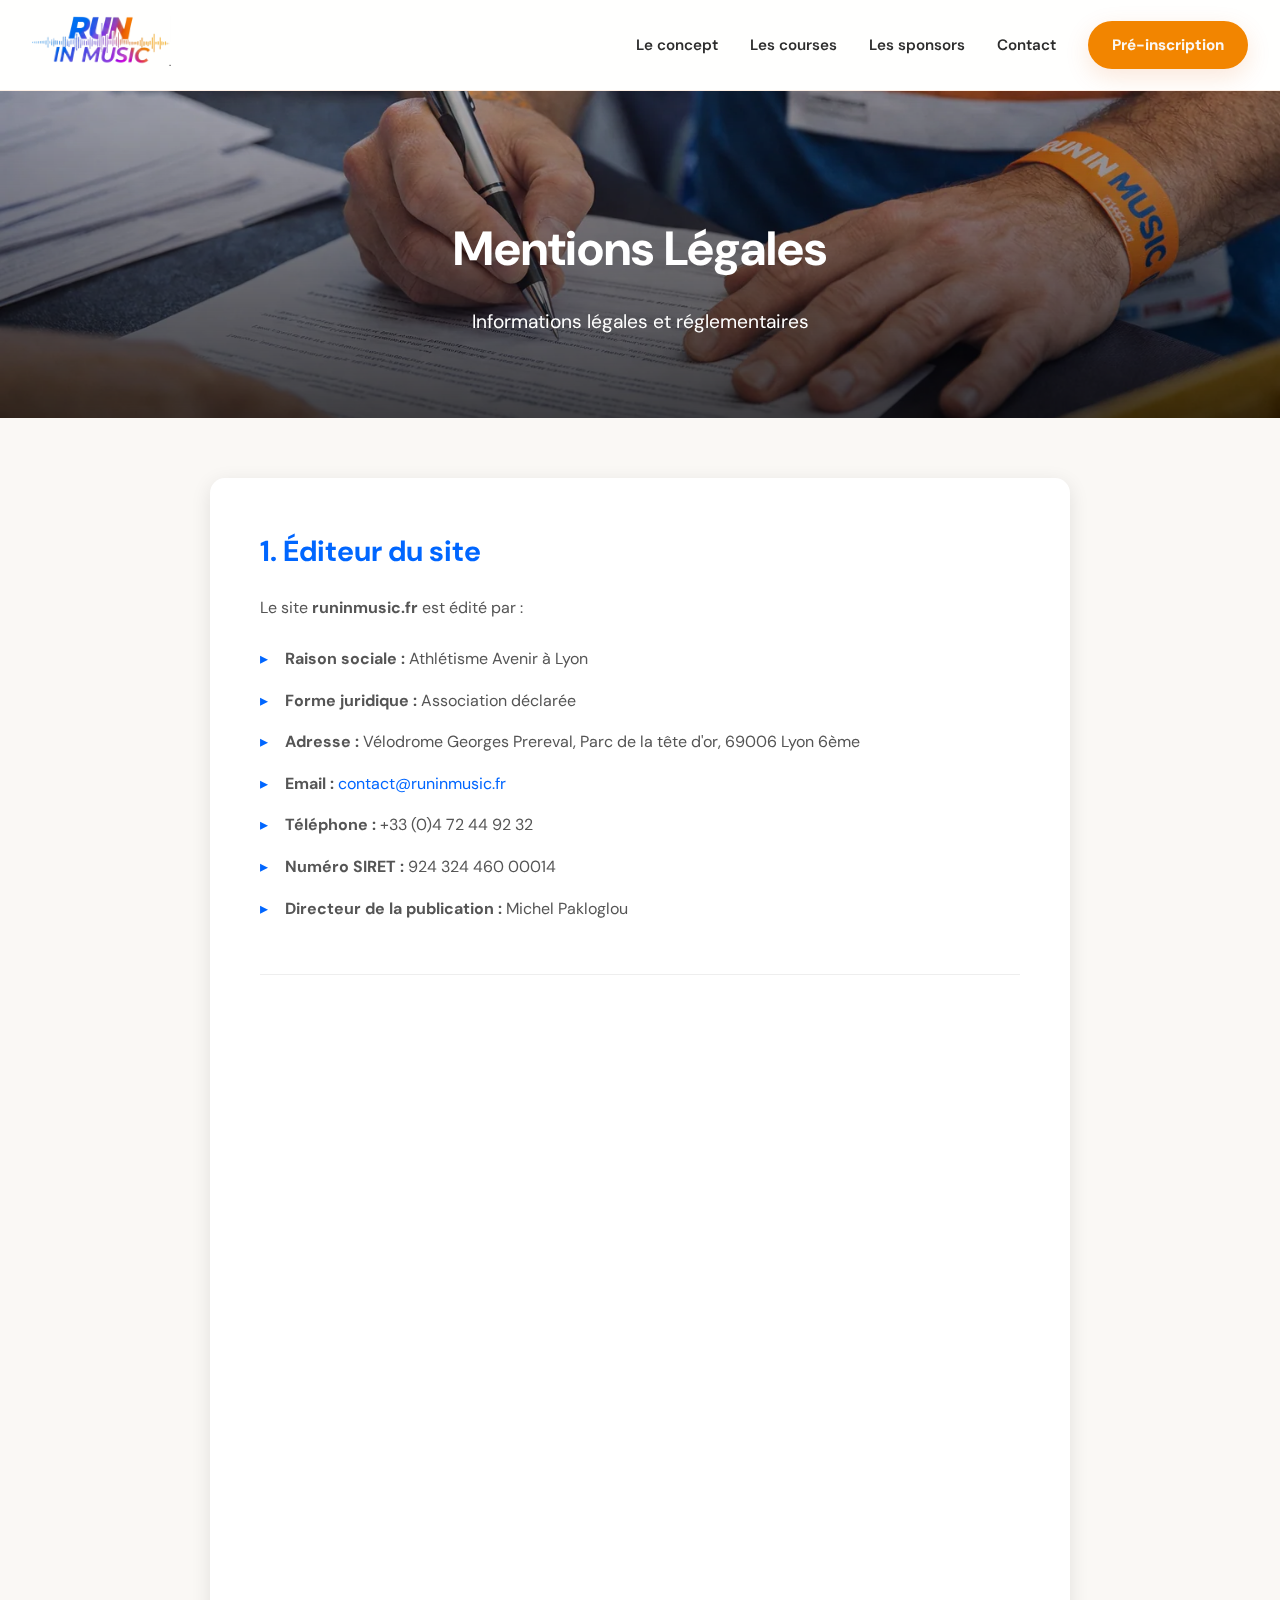
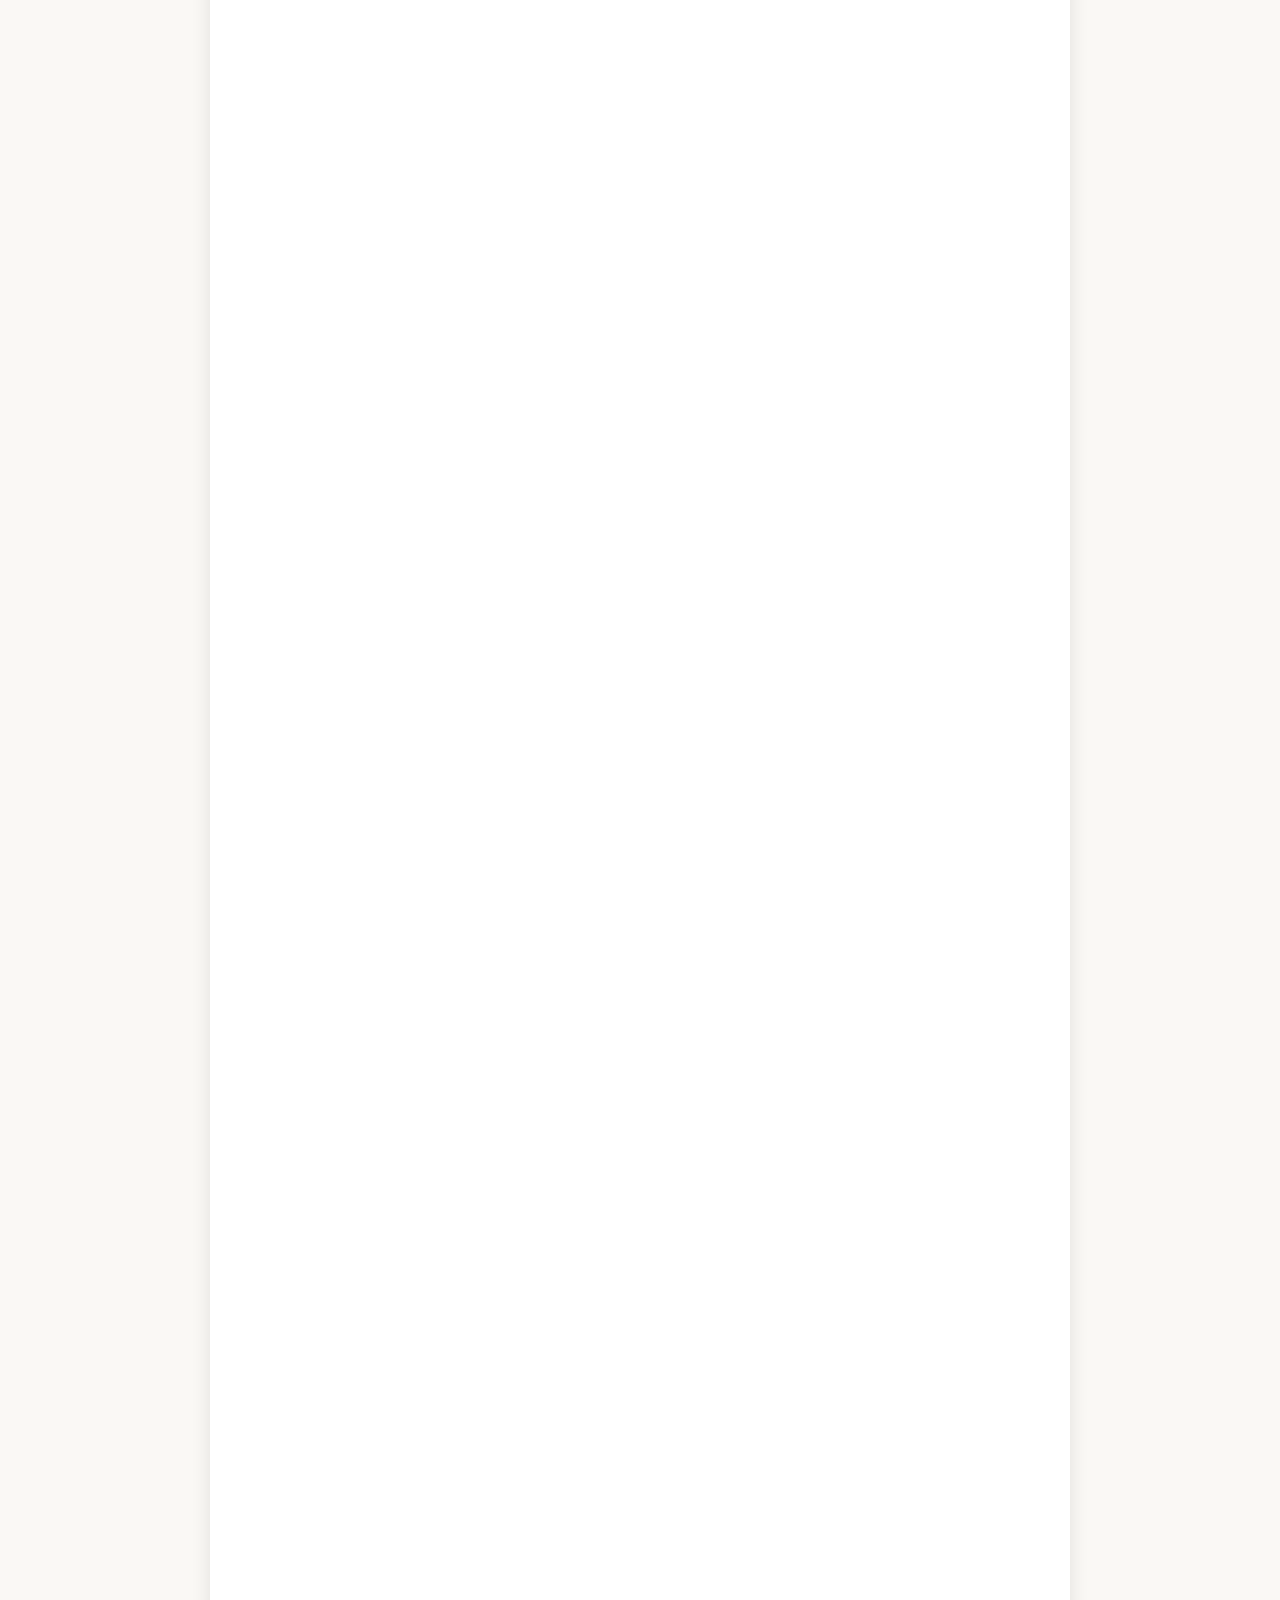
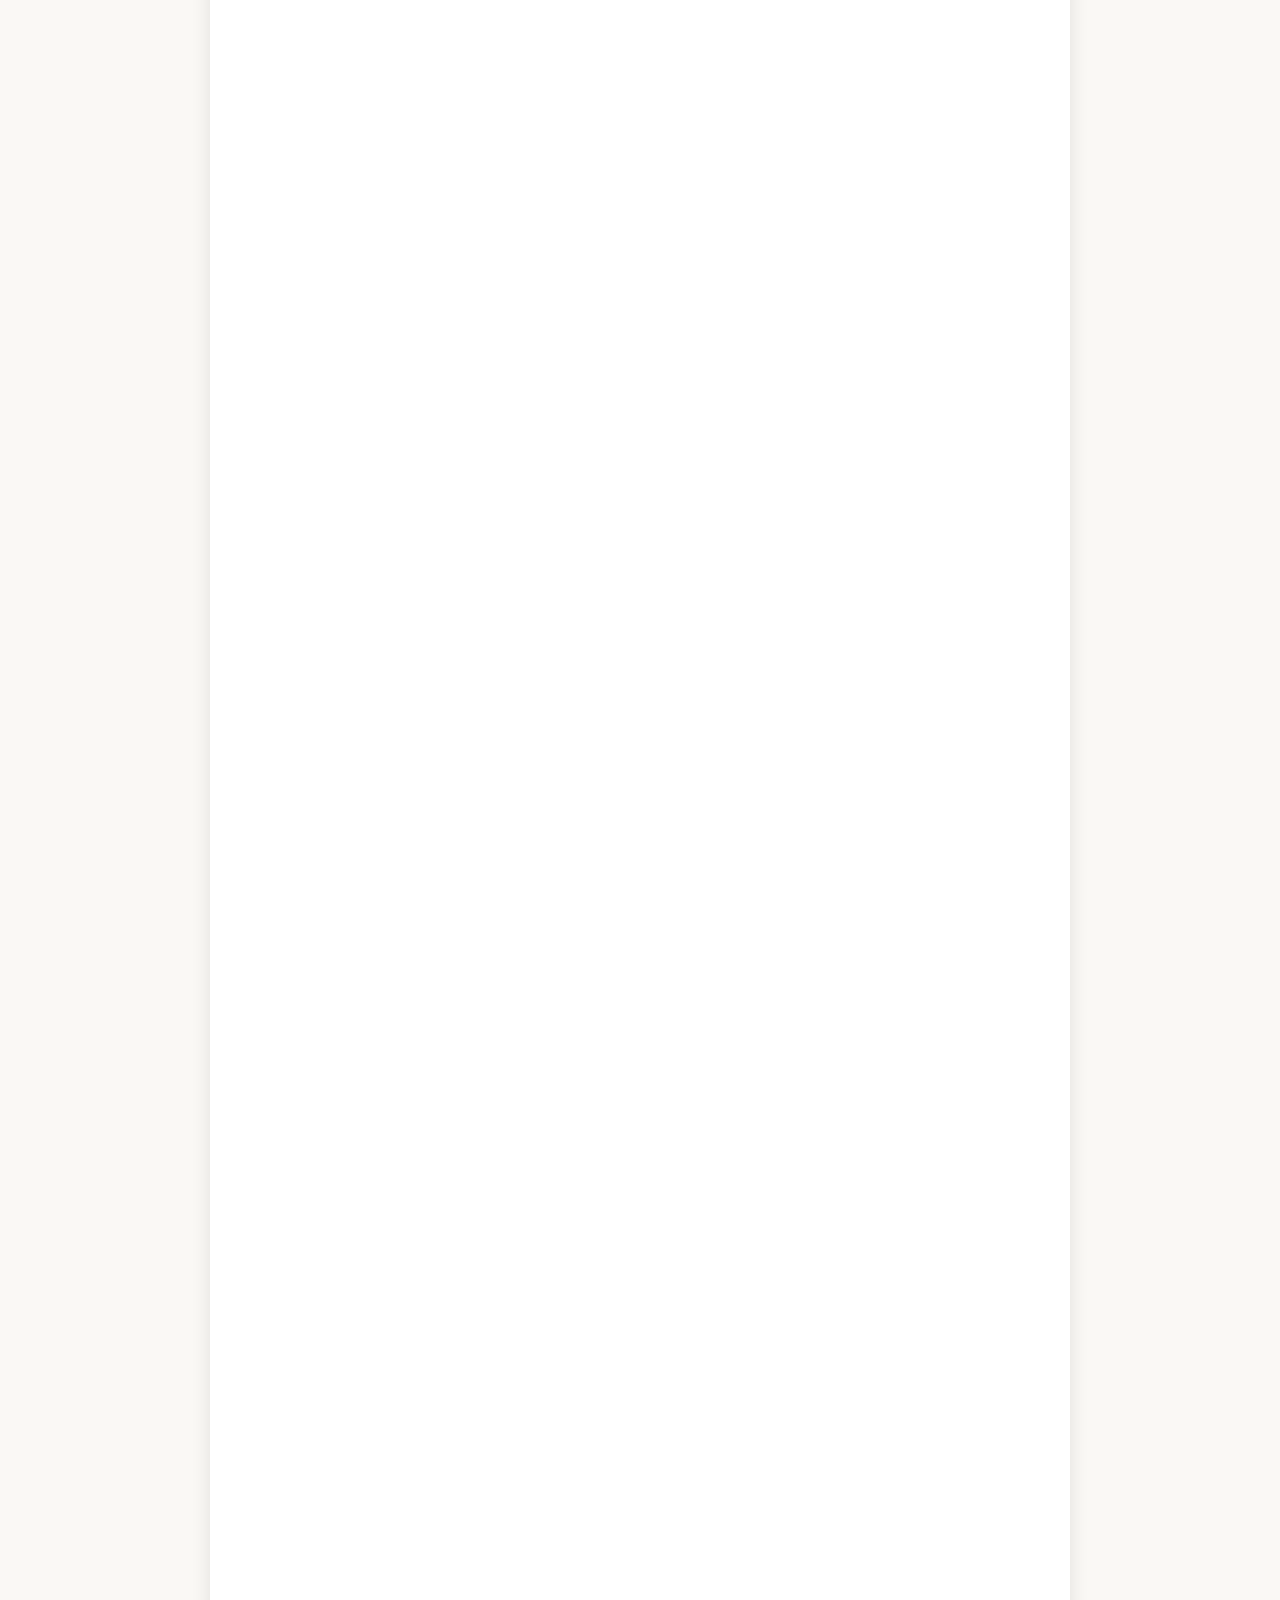
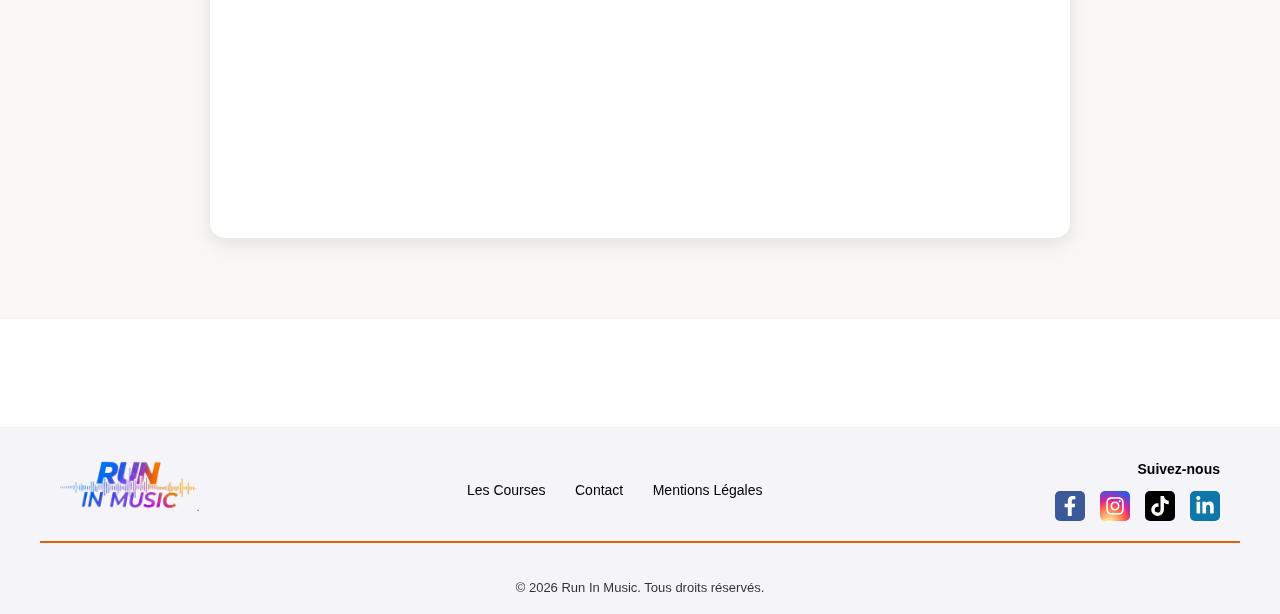
<file: mentions-legales.html>
<!DOCTYPE html>
<html lang="fr">
  <head>
    <meta charset="UTF-8" />
    <meta name="viewport" content="width=device-width, initial-scale=1.0" />

    <!-- SEO Meta Tags -->
    <title>Mentions Légales – Run In Music</title>
    <meta name="description" content="Mentions légales du site Run In Music - Informations juridiques et réglementaires." />
    <meta name="keywords" content="mentions légales, run in music, CGU, RGPD" />
    <meta name="author" content="Run In Music" />

    <!-- Open Graph Meta Tags (Facebook, LinkedIn) -->
    <meta property="og:title" content="Mentions Légales – Run In Music" />
    <meta property="og:description" content="Mentions légales et informations juridiques" />
    <meta property="og:image" content="assets/images/hero.jpeg" />
    <meta property="og:url" content="https://runinmusic.fr/mentions-legales" />
    <meta property="og:type" content="website" />
    <meta property="og:locale" content="fr_FR" />

    <!-- Twitter Card Meta Tags -->
    <meta name="twitter:card" content="summary_large_image" />
    <meta name="twitter:title" content="Mentions Légales – Run In Music" />
    <meta name="twitter:description" content="Mentions légales Run In Music" />
    <meta name="twitter:image" content="assets/images/hero.jpeg" />

    <!-- Favicon -->
    <link rel="icon" type="image/png" sizes="32x32" href="assets/images/favicon-32x32.png" />
    <link rel="icon" type="image/png" sizes="16x16" href="assets/images/favicon-16x16.png" />
    <link rel="apple-touch-icon" sizes="180x180" href="assets/images/apple-touch-icon.png" />

    <!-- Theme Color -->
    <meta name="theme-color" content="#0066ff" />

    <!-- Google Fonts -->
    <link rel="preconnect" href="https://fonts.googleapis.com">
    <link rel="preconnect" href="https://fonts.gstatic.com" crossorigin>
    <link href="https://fonts.googleapis.com/css2?family=Bebas+Neue&family=DM+Sans:ital,opsz,wght@0,9..40,400;0,9..40,500;0,9..40,600;1,9..40,400&display=swap" rel="stylesheet">

    <link rel="stylesheet" href="assets/css/style.css">
    <link rel="stylesheet" href="assets/css/legal.css">

  </head>

  <body>
    <!-- Navigation avec effet glassmorphism -->
    <header>
      <a href="index.html" class="logo-link">
        <img src="assets/images/logo.webp" alt="Logo Run In Music" />
      </a>
      <button class="burger-menu" aria-label="Menu" aria-expanded="false">
        <span></span>
        <span></span>
        <span></span>
      </button>
      <nav class="nav-menu">
        <a href="index.html#concept" class="nav-link">Le concept</a>
        <a href="index.html#courses" class="nav-link">Les courses</a>
        <a href="/sponsors.html" class="nav-link">Les sponsors</a>
        <a href="/contact.html" class="nav-link">Contact</a>
        <a class="cta-btn" href="index.html#preinscription">Pré-inscription</a>
      </nav>
    </header>

    <main>
      <!-- HERO SECTION -->
      <section class="legal-hero">
        <h1>Mentions Légales</h1>
        <p>Informations légales et réglementaires</p>
      </section>

      <!-- LEGAL CONTENT SECTION -->
      <section class="legal-section">
        <div class="legal-container">

          <!-- EDITEUR DU SITE -->
          <article class="legal-block fade-in">
            <h2>1. Éditeur du site</h2>
            <p>Le site <strong>runinmusic.fr</strong> est édité par :</p>
            <ul>
              <li><strong>Raison sociale :</strong> Athlétisme Avenir à Lyon</li>
              <li><strong>Forme juridique :</strong> Association déclarée </li>
              <li><strong>Adresse :</strong> Vélodrome Georges Prereval, Parc de la tête d'or, 69006 Lyon 6ème</li>
              <li><strong>Email :</strong> <a href="mailto:contact@runinmusic.fr">contact@runinmusic.fr</a></li>
              <li><strong>Téléphone :</strong> +33 (0)4 72 44 92 32</li>
              <li><strong>Numéro SIRET :</strong> 924 324 460 00014</li>
              <li><strong>Directeur de la publication :</strong> Michel Pakloglou</li>
            </ul>
          </article>

          <!-- HEBERGEUR -->
          <article class="legal-block fade-in">
            <h2>2. Hébergement</h2>
            <p>Le site est hébergé par :</p>
            <ul>
              <li><strong>Hébergeur :</strong> OVH SAS </li>
              <li><strong>Adresse :</strong> 2 rue Kellermann, 59100 Roubaix, France</li>
              <li><strong>Téléphone :</strong> 1007</li>
              <li><strong>Site web :</strong> https://www.ovh.com </li>
            </ul>
          </article>

          <!-- PROPRIETE INTELLECTUELLE -->
          <article class="legal-block fade-in">
            <h2>3. Propriété intellectuelle</h2>
            <p>L'ensemble de ce site relève de la législation française et internationale sur le droit d'auteur et la propriété intellectuelle.</p>
            <p>Tous les droits de reproduction sont réservés, y compris pour les documents téléchargeables et les représentations iconographiques et photographiques.</p>
            <p>La reproduction de tout ou partie de ce site sur un support électronique quel qu'il soit est formellement interdite sauf autorisation expresse du directeur de la publication.</p>
            <p>Les marques et logos figurant sur le site sont des marques déposées. Toute reproduction totale ou partielle de ces marques ou de ces logos effectuée à partir des éléments du site sans l'autorisation expresse de l'éditeur est donc prohibée.</p>
          </article>

          <!-- DONNEES PERSONNELLES -->
          <article class="legal-block fade-in">
            <h2>4. Protection des données personnelles</h2>
            <h3>4.1 Responsable du traitement</h3>
            <p>Le responsable du traitement des données personnelles collectées sur le site est Athlétisme Avenir à Lyon.</p>

            <h3>4.2 Données collectées</h3>
            <p>Les données personnelles collectées sur le site sont :</p>
            <ul>
              <li>Nom et prénom</li>
              <li>Adresse email</li>
              <li>Numéro de téléphone (optionnel)</li>
              <li>Données de navigation (cookies)</li>
            </ul>

            <h3>4.3 Finalité du traitement</h3>
            <p>Les données collectées sont utilisées pour :</p>
            <ul>
              <li>Gérer les pré-inscriptions aux courses</li>
              <li>Communiquer les informations relatives à l'événement</li>
              <li>Répondre aux demandes de contact</li>
              <li>Améliorer les services proposés</li>
            </ul>

            <h3>4.4 Droits des utilisateurs</h3>
            <p>Conformément au Règlement Général sur la Protection des Données (RGPD) et à la loi Informatique et Libertés, vous disposez d'un droit d'accès, de rectification, de suppression, de limitation, d'opposition et de portabilité de vos données personnelles.</p>
            <p>Pour exercer ces droits, vous pouvez nous contacter à l'adresse : <a href="mailto:contact@runinmusic.fr">contact@runinmusic.fr</a></p>

            <h3>4.5 Conservation des données</h3>
            <p>Les données personnelles sont conservées pendant une durée maximale de 3 ans à compter de la dernière interaction avec l'utilisateur.</p>

            <h3>4.6 Sécurité</h3>
            <p>Nous mettons en œuvre toutes les mesures techniques et organisationnelles appropriées pour protéger vos données personnelles contre la destruction accidentelle ou illicite, la perte accidentelle, l'altération, la diffusion ou l'accès non autorisés.</p>
          </article>

          <!-- COOKIES -->
          <article class="legal-block fade-in">
            <h2>5. Cookies</h2>
            <p>Le site peut collecter automatiquement des informations standards. Toutes les informations collectées indirectement ne seront utilisées que pour suivre le volume, le type et la configuration du trafic utilisant ce site, pour en développer la conception et l'agencement et à d'autres fins administratives et de planification et plus généralement pour améliorer le service que nous vous offrons.</p>
            <p>Vous pouvez à tout moment configurer votre navigateur pour refuser les cookies. Cependant, certaines fonctionnalités du site pourraient ne plus être accessibles.</p>
          </article>

          <!-- LIENS HYPERTEXTES -->
          <article class="legal-block fade-in">
            <h2>6. Liens hypertextes</h2>
            <p>Le site peut contenir des liens vers d'autres sites internet. Run In Music n'exerce aucun contrôle sur ces sites et décline toute responsabilité quant à l'accès, au contenu ou à l'utilisation de ces sites, ainsi qu'aux dommages pouvant résulter de la consultation des informations présentes sur ces sites.</p>
          </article>

          <!-- RESPONSABILITE -->
          <article class="legal-block fade-in">
            <h2>7. Limitation de responsabilité</h2>
            <p>Les informations contenues sur ce site sont aussi précises que possibles et le site est périodiquement remis à jour, mais peut toutefois contenir des inexactitudes, des omissions ou des lacunes.</p>
            <p>Si vous constatez une lacune, erreur ou ce qui paraît être un dysfonctionnement, merci de bien vouloir le signaler par email à <a href="mailto:contact@runinmusic.fr">contact@runinmusic.fr</a> en décrivant le problème de la manière la plus précise possible.</p>
            <p>Run In Music se réserve le droit de corriger, à tout moment et sans préavis, le contenu de ce site.</p>
          </article>

          <!-- DROIT APPLICABLE -->
          <article class="legal-block fade-in">
            <h2>8. Droit applicable</h2>
            <p>Les présentes mentions légales sont régies par le droit français. En cas de litige et à défaut d'accord amiable, le litige sera porté devant les tribunaux français conformément aux règles de compétence en vigueur.</p>
          </article>

          <!-- CREDITS -->
          <article class="legal-block fade-in">
            <h2>9. Crédits</h2>
            <ul>
              <li><strong>Conception et développement :</strong> <a href="https://mathcoc.vercel.app"> MC DEV</a> et <a href="https://www.scrapster.io">Scrapster</a> </li>
              <li><strong>Photographies :</strong> Images générées via Intelligence artificielle (Chat GPT, Gemini et Claude)</li>
              <li><strong>Icônes :</strong> Material Design Icons</li>
            </ul>
          </article>

          <!-- CONTACT -->
          <article class="legal-block fade-in">
            <h2>10. Contact</h2>
            <p>Pour toute question concernant les présentes mentions légales, vous pouvez nous contacter :</p>
            <ul>
              <li><strong>Par email :</strong> <a href="mailto:contact@runinmusic.fr">contact@runinmusic.fr</a></li>
              <li><strong>Par téléphone :</strong> +33 (0)4 72 44 92 32</li>
              <li><strong>Par courrier :</strong> Vélodrome Georges Prereval, Parc de la tête d'or, 69006 Lyon 6ème</li>
            </ul>
          </article>

          <!-- DERNIERE MISE A JOUR -->
          <article class="legal-block fade-in">
            <p class="last-update"><em>Dernière mise à jour : Janvier 2026</em></p>
          </article>

        </div>
      </section>

    </main>
    <!-- Sponsors Ticker -->
    <div class="sponsors-ticker">
      <div class="sponsors-ticker-track">
        <div class="sponsor-item">
          <a href="https://rhonealpesdistribution.fr/rhone-alpes-distribution-lyon-distributeur-boissons/" target="_blank" rel="noopener noreferrer" aria-label="RAD">
            <img src="assets/images/sponsors/rad.png" alt="RAD" loading="lazy">
          </a>
        </div>
        <div class="sponsor-item">
          <a href="https://www.radioscoop.com" target="_blank" rel="noopener noreferrer" aria-label="Radio Scoop">
            <img src="assets/images/sponsors/logoradioscoop.png" alt="Radio Scoop" loading="lazy">
          </a>
        </div>
        <div class="sponsor-item">
          <a href="https://www.mingat.com" target="_blank" rel="noopener noreferrer" aria-label="Mingat">
            <img src="assets/images/sponsors/mingat.png" alt="Mingat" loading="lazy">
          </a>
        </div>
        <div class="sponsor-item">
          <a href="https://www.institut-vendome.com/" target="_blank" rel="noopener noreferrer" aria-label="Institut V">
            <img src="assets/images/sponsors/institutv.jpeg" alt="Institut V" loading="lazy">
          </a>
        </div>

        <div class="sponsor-item">
          <a href="https://rhonealpesdistribution.fr/rhone-alpes-distribution-lyon-distributeur-boissons/" target="_blank" rel="noopener noreferrer" aria-label="RAD">
            <img src="assets/images/sponsors/rad.png" alt="RAD" loading="lazy">
          </a>
        </div>
        <div class="sponsor-item">
          <a href="https://www.radioscoop.com" target="_blank" rel="noopener noreferrer" aria-label="Radio Scoop">
            <img src="assets/images/sponsors/logoradioscoop.png" alt="Radio Scoop" loading="lazy">
          </a>
        </div>
        <div class="sponsor-item">
          <a href="https://www.mingat.com" target="_blank" rel="noopener noreferrer" aria-label="Mingat">
            <img src="assets/images/sponsors/mingat.png" alt="Mingat" loading="lazy">
          </a>
        </div>
        <div class="sponsor-item">
          <a href="https://www.institut-vendome.com/" target="_blank" rel="noopener noreferrer" aria-label="Institut V">
            <img src="assets/images/sponsors/institutv.jpeg" alt="Institut V" loading="lazy">
          </a>
        </div>

        <div class="sponsor-item">
          <a href="https://rhonealpesdistribution.fr/rhone-alpes-distribution-lyon-distributeur-boissons/" target="_blank" rel="noopener noreferrer" aria-label="RAD">
            <img src="assets/images/sponsors/rad.png" alt="RAD" loading="lazy">
          </a>
        </div>
        <div class="sponsor-item">
          <a href="https://www.radioscoop.com" target="_blank" rel="noopener noreferrer" aria-label="Radio Scoop">
            <img src="assets/images/sponsors/logoradioscoop.png" alt="Radio Scoop" loading="lazy">
          </a>
        </div>
        <div class="sponsor-item">
          <a href="https://www.mingat.com" target="_blank" rel="noopener noreferrer" aria-label="Mingat">
            <img src="assets/images/sponsors/mingat.png" alt="Mingat" loading="lazy">
          </a>
        </div>
        <div class="sponsor-item">
          <a href="https://www.institut-vendome.com/" target="_blank" rel="noopener noreferrer" aria-label="Institut V">
            <img src="assets/images/sponsors/institutv.jpeg" alt="Institut V" loading="lazy">
          </a>
        </div>
      </div>
    </div>

    <footer class="footer">
      <div class="footer-content">
        <div class="footer-logo">
          <img src="assets/images/logo.webp" alt="Logo Run In Music" loading="lazy">
        </div>
        <div class="footer-links">
          <a href="#courses">Les Courses</a>
          <a href="/contact.html">Contact</a>
          <a href="/mentions-legales.html">Mentions Légales</a>
        </div>
        <div class="footer-social">
          <p>Suivez-nous</p>
          <div class="social-icons">
            <a href="https://www.facebook.com/profile.php?id=61585912244665" class="fb" aria-label="Facebook">
              <svg xmlns="http://www.w3.org/2000/svg" viewBox="0 0 320 512" width="20" height="20" fill="currentColor"><path d="M279.14 288l14.22-92.66h-88.91v-60.13c0-25.35 12.42-50.06 52.24-50.06h40.42V6.26S260.43 0 225.36 0c-73.22 0-121.08 44.38-121.08 124.72v70.62H22.89V288h81.39v224h100.17V288z"/></svg>
            </a>
            <a href="https://www.instagram.com/runinmusic/" class="ig" aria-label="Instagram">
              <svg xmlns="http://www.w3.org/2000/svg" viewBox="0 0 448 512" width="20" height="20" fill="currentColor"><path d="M224.1 141c-63.6 0-114.9 51.3-114.9 114.9s51.3 114.9 114.9 114.9S339 319.5 339 255.9 287.7 141 224.1 141zm0 189.6c-41.1 0-74.7-33.5-74.7-74.7s33.5-74.7 74.7-74.7 74.7 33.5 74.7 74.7-33.6 74.7-74.7 74.7zm146.4-194.3c0 14.9-12 26.8-26.8 26.8-14.9 0-26.8-12-26.8-26.8s12-26.8 26.8-26.8 26.8 12 26.8 26.8zm76.1 27.2c-1.7-35.9-9.9-67.7-36.2-93.9-26.2-26.2-58-34.4-93.9-36.2-37-2.1-147.9-2.1-184.9 0-35.8 1.7-67.6 9.9-93.9 36.1s-34.4 58-36.2 93.9c-2.1 37-2.1 147.9 0 184.9 1.7 35.9 9.9 67.7 36.2 93.9s58 34.4 93.9 36.2c37 2.1 147.9 2.1 184.9 0 35.9-1.7 67.7-9.9 93.9-36.2 26.2-26.2 34.4-58 36.2-93.9 2.1-37 2.1-147.8 0-184.8zM398.8 388c-7.8 19.6-22.9 34.7-42.6 42.6-29.5 11.7-99.5 9-132.1 9s-102.7 2.6-132.1-9c-19.6-7.8-34.7-22.9-42.6-42.6-11.7-29.5-9-99.5-9-132.1s-2.6-102.7 9-132.1c7.8-19.6 22.9-34.7 42.6-42.6 29.5-11.7 99.5-9 132.1-9s102.7-2.6 132.1 9c19.6 7.8 34.7 22.9 42.6 42.6 11.7 29.5 9 99.5 9 132.1s2.7 102.7-9 132.1z"/></svg>
            </a>
            <a href="https://www.tiktok.com/@runinmusic" class="tk" aria-label="Tiktok">
              <svg xmlns="http://www.w3.org/2000/svg" viewBox="0 0 448 512" width="20" height="20" fill="currentColor"><path d="M448 209.9a210.1 210.1 0 0 1 -122.8-39.3V349.4A162.6 162.6 0 1 1 185 188.3V278.2a74.6 74.6 0 1 0 52.2 71.2V0l88 0a121.2 121.2 0 0 0 1.9 22.2h0A122.2 122.2 0 0 0 381 102.4a121.4 121.4 0 0 0 67 20.1z"/></svg>
            </a>
            <a href="https://www.linkedin.com/company/run-in-music/about/?viewAsMember=true" class="li" aria-label="Linkedin">
              <svg xmlns="http://www.w3.org/2000/svg" viewBox="0 0 448 512" width="20" height="20" fill="currentColor"><path d="M100.28 448H7.4V148.9h92.88zM53.79 108.1C24.09 108.1 0 83.5 0 53.8a53.79 53.79 0 0 1 107.58 0c0 29.7-24.1 54.3-53.79 54.3zM447.9 448h-92.68V302.4c0-34.7-.7-79.2-48.29-79.2-48.29 0-55.69 37.7-55.69 76.7V448h-92.78V148.9h89.08v40.8h1.3c12.4-23.5 42.69-48.3 87.88-48.3 94 0 111.28 61.9 111.28 142.3V448z"/></svg>
            </a>
          </div>
        </div>
      </div>
      <div class="footer-bottom">
        <p>&copy; 2026 Run In Music. Tous droits réservés.</p>
      </div>
    </footer>

  <script src="assets/js/menu.js" defer></script>
  <script src="assets/js/animations.js" defer></script>
  </body>
</html>
</file>
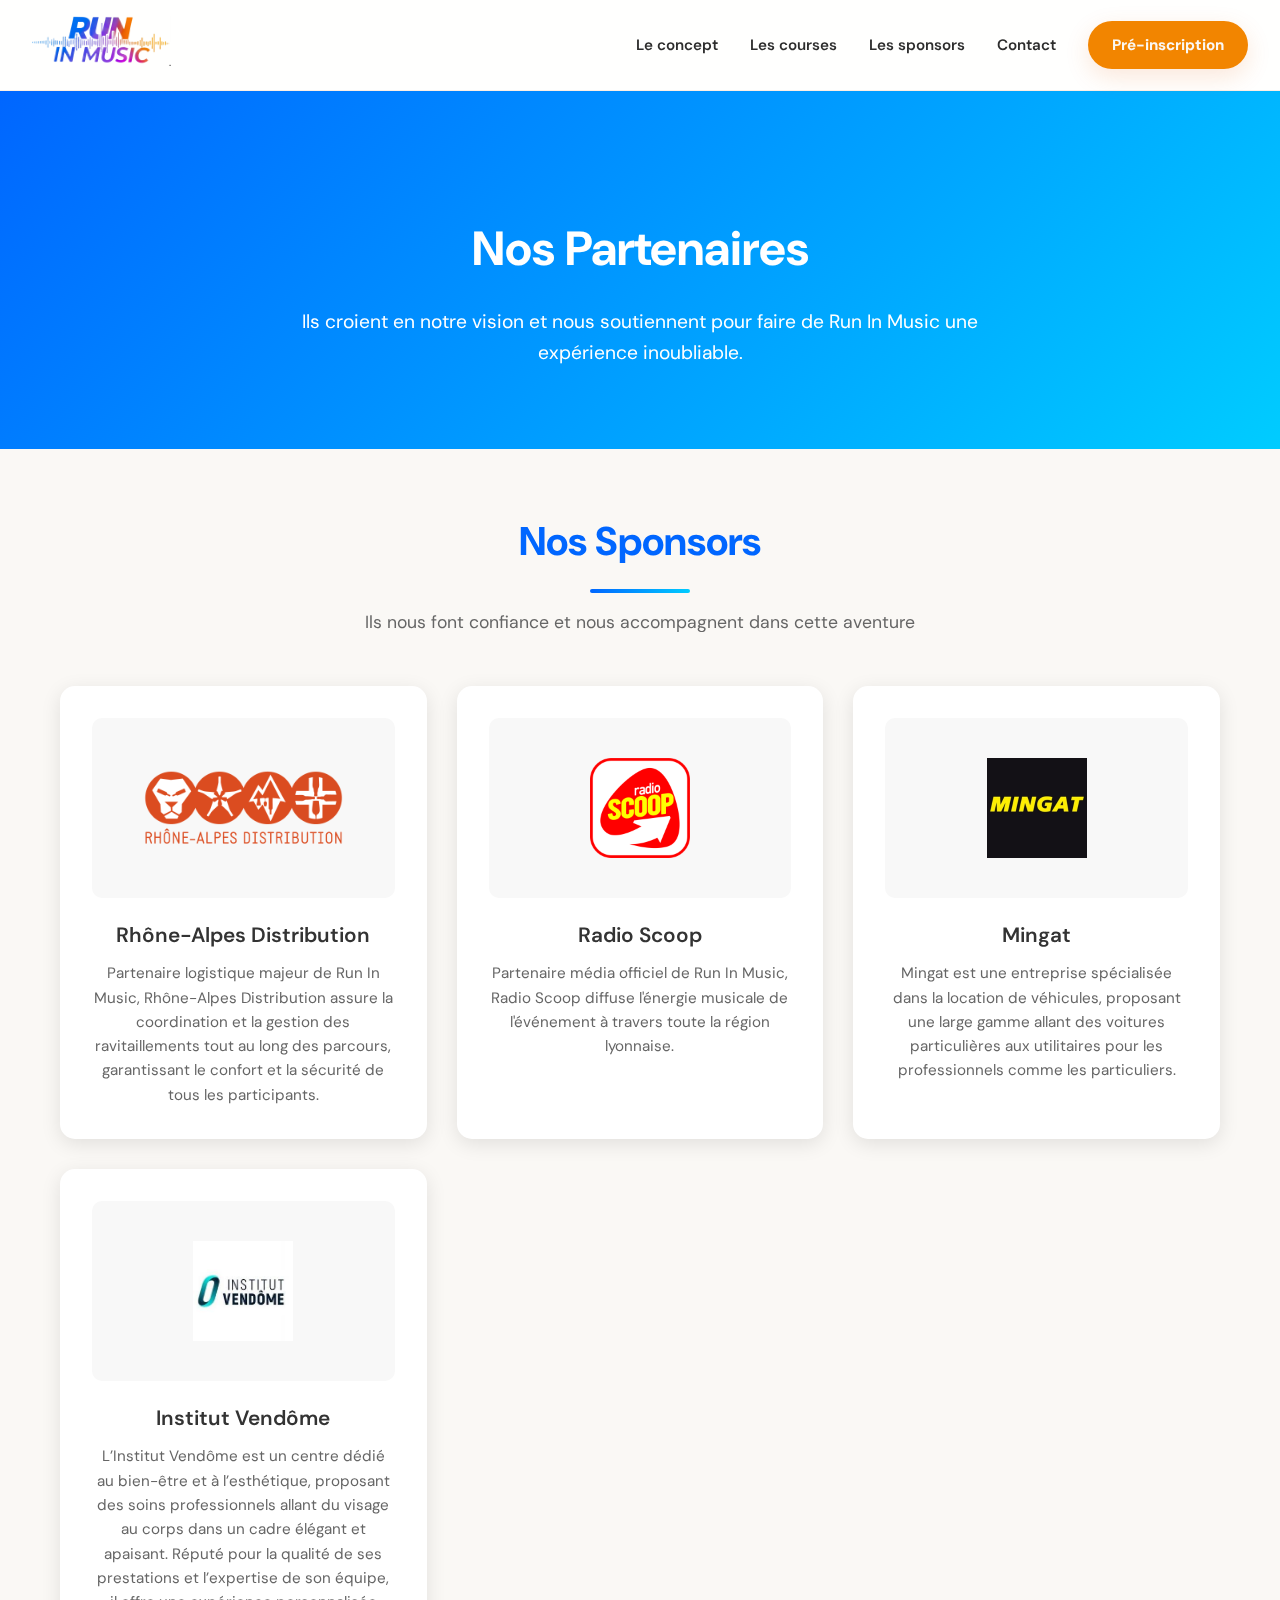
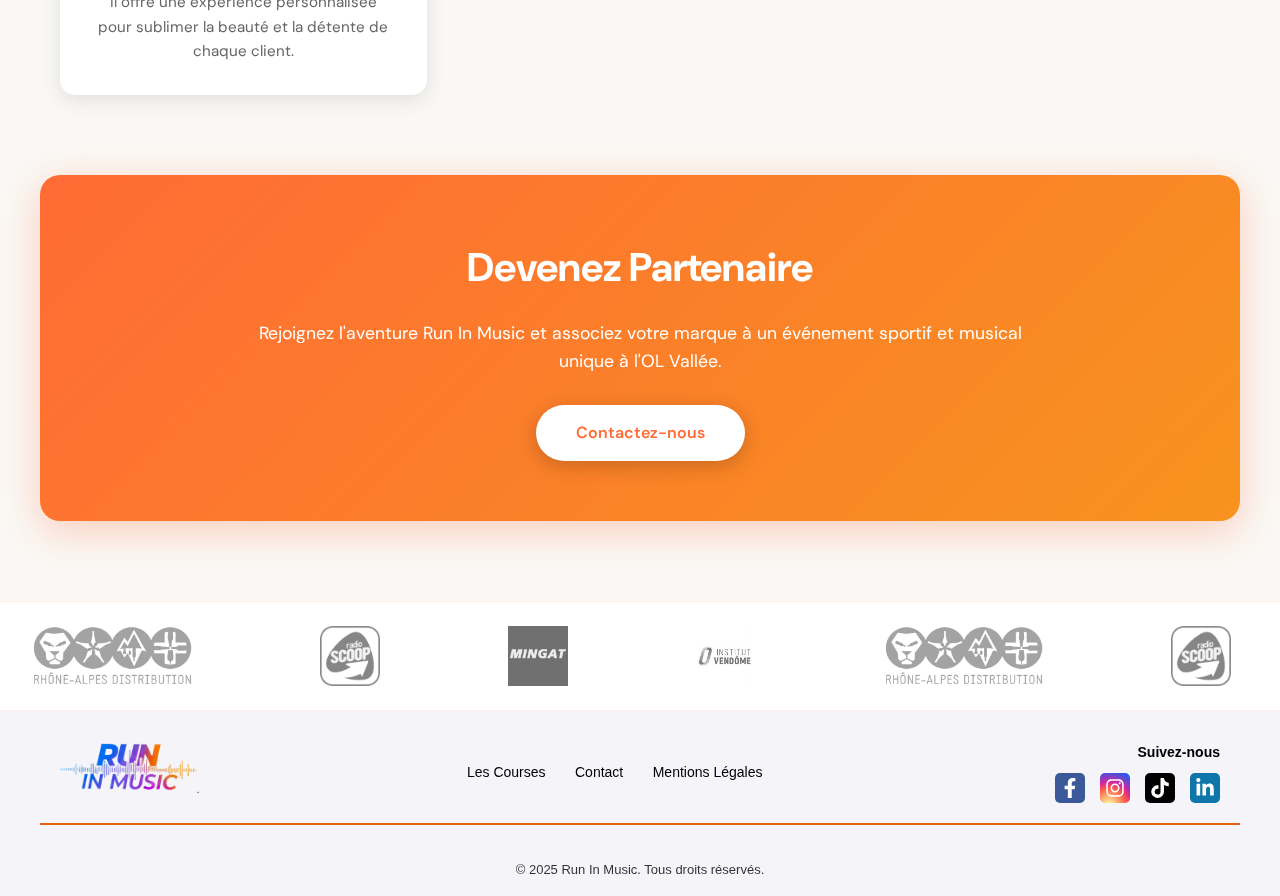
<file: sponsors.html>
<!DOCTYPE html>
<html lang="fr">
  <head>
    <meta charset="UTF-8" />
    <meta name="viewport" content="width=device-width, initial-scale=1.0" />

    <!-- SEO Meta Tags -->
    <title>Sponsors - Run In Music</title>
    <meta name="description" content="Découvrez les partenaires et sponsors qui soutiennent Run In Music." />
    <meta name="keywords" content="sponsors, partenaires, Run In Music, course à pied, Lyon" />
    <meta name="author" content="Run In Music" />

    <!-- Open Graph Meta Tags -->
    <meta property="og:title" content="Sponsors - Run In Music" />
    <meta property="og:description" content="Nos partenaires qui rendent Run In Music possible" />
    <meta property="og:image" content="assets/images/hero.jpeg" />
    <meta property="og:type" content="website" />

    <!-- Theme Color -->
    <meta name="theme-color" content="#0066ff" />

    <!-- Google Fonts -->
    <link rel="preconnect" href="https://fonts.googleapis.com">
    <link rel="preconnect" href="https://fonts.gstatic.com" crossorigin>
    <link href="https://fonts.googleapis.com/css2?family=Bebas+Neue&family=DM+Sans:ital,opsz,wght@0,9..40,400;0,9..40,500;0,9..40,600;1,9..40,400&display=swap" rel="stylesheet">

    <link rel="stylesheet" href="assets/css/style.css">
    <link rel="stylesheet" href="assets/css/sponsors.css">


  </head>
  <body>
    <!-- Navigation avec effet glassmorphism -->
    <header>
      <a href="index.html" class="logo-link">
        <img src="assets/images/logo.webp" alt="Logo Run In Music"/>
      </a>      
      <button class="burger-menu" aria-label="Menu" aria-expanded="false">
        <span></span>
        <span></span>
        <span></span>
      </button>
      <nav class="nav-menu">
        <a href="index.html#concept" class="nav-link">Le concept</a>
        <a href="index.html#courses" class="nav-link">Les courses</a>
        <a href="/sponsors.html" class="nav-link">Les sponsors</a>
        <a href="/contact.html" class="nav-link">Contact</a>
        <a class="cta-btn" href="index.html#preinscription">Pré-inscription</a>
      </nav>
    </header>

    <main>
      <!-- HERO SECTION -->
      <section class="sponsors-hero">
        <h1>Nos Partenaires</h1>
        <p>Ils croient en notre vision et nous soutiennent pour faire de Run In Music une expérience inoubliable.</p>
      </section>

      <!-- NOS SPONSORS -->
      <section class="sponsors-section">
        <h2 class="sponsors-title">Nos Sponsors</h2>
        <p class="sponsors-description">Ils nous font confiance et nous accompagnent dans cette aventure</p>

        <div class="sponsors-grid">
          <div class="sponsor-card">
            <div class="sponsor-logo">
              <img src="assets/images/sponsors/rad.png" alt="Logo du sponsor à venir" width="200" height="100" loading="lazy" />
            </div>
            <h3>Rhône-Alpes Distribution</h3>
            <p>Partenaire logistique majeur de Run In Music, Rhône-Alpes Distribution assure la coordination et la gestion des ravitaillements tout au long des parcours, garantissant le confort et la sécurité de tous les participants.</p>
          </div>

          <div class="sponsor-card">
            <div class="sponsor-logo">
              <img src="assets/images/sponsors/logoradioscoop.png" alt="Logo Radio Scoop" width="200" height="100" loading="lazy" />
            </div>
            <h3>Radio Scoop</h3>
            <p>Partenaire média officiel de Run In Music, Radio Scoop diffuse l'énergie musicale de l'événement à travers toute la région lyonnaise.</p>
          </div>

          <div class="sponsor-card">
            <div class="sponsor-logo">
              <img src="assets/images/sponsors/mingat.png" alt="Logo du sponsor à venir" width="200" height="100" loading="lazy" />
            </div>
            <h3>Mingat</h3>
            <p>Mingat est une entreprise spécialisée dans la location de véhicules, proposant une large gamme allant des voitures particulières aux utilitaires pour les professionnels comme les particuliers.</p>
          </div>

          <div class="sponsor-card">
            <div class="sponsor-logo">
              <img src="assets/images/sponsors/institutv.jpeg" alt="Logo du sponsor à venir" width="200" height="100" loading="lazy" />
            </div>
            <h3>Institut Vendôme</h3>
            <p>L’Institut Vendôme est un centre dédié au bien-être et à l’esthétique, proposant des soins professionnels allant du visage au corps dans un cadre élégant et apaisant. Réputé pour la qualité de ses prestations et l’expertise de son équipe, il offre une expérience personnalisée pour sublimer la beauté et la détente de chaque client.</p>
          </div>
        </div>
      </section>

      <!-- APPEL AUX SPONSORS -->
      <section class="become-sponsor">
        <div class="become-sponsor-content">
          <h2>Devenez Partenaire</h2>
          <p>Rejoignez l'aventure Run In Music et associez votre marque à un événement sportif et musical unique à l'OL Vallée.</p>
          <a href="mailto:contact@runinmusic.fr" class="cta">Contactez-nous</a>
        </div>
      </section>

    </main>
    <!-- Sponsors Ticker -->
    <div class="sponsors-ticker">
      <div class="sponsors-ticker-track">
        <div class="sponsor-item">
          <a href="https://rhonealpesdistribution.fr/rhone-alpes-distribution-lyon-distributeur-boissons/" target="_blank" rel="noopener noreferrer" aria-label="RAD">
            <img src="assets/images/sponsors/rad.png" alt="RAD" loading="lazy">
          </a>
        </div>
        <div class="sponsor-item">
          <a href="https://www.radioscoop.com" target="_blank" rel="noopener noreferrer" aria-label="Radio Scoop">
            <img src="assets/images/sponsors/logoradioscoop.png" alt="Radio Scoop" loading="lazy">
          </a>
        </div>
        <div class="sponsor-item">
          <a href="https://www.mingat.com" target="_blank" rel="noopener noreferrer" aria-label="Mingat">
            <img src="assets/images/sponsors/mingat.png" alt="Mingat" loading="lazy">
          </a>
        </div>
        <div class="sponsor-item">
          <a href="https://www.institut-vendome.com/" target="_blank" rel="noopener noreferrer" aria-label="Institut V">
            <img src="assets/images/sponsors/institutv.jpeg" alt="Institut V" loading="lazy">
          </a>
        </div>

        <div class="sponsor-item">
          <a href="https://rhonealpesdistribution.fr/rhone-alpes-distribution-lyon-distributeur-boissons/" target="_blank" rel="noopener noreferrer" aria-label="RAD">
            <img src="assets/images/sponsors/rad.png" alt="RAD" loading="lazy">
          </a>
        </div>
        <div class="sponsor-item">
          <a href="https://www.radioscoop.com" target="_blank" rel="noopener noreferrer" aria-label="Radio Scoop">
            <img src="assets/images/sponsors/logoradioscoop.png" alt="Radio Scoop" loading="lazy">
          </a>
        </div>
        <div class="sponsor-item">
          <a href="https://www.mingat.com" target="_blank" rel="noopener noreferrer" aria-label="Mingat">
            <img src="assets/images/sponsors/mingat.png" alt="Mingat" loading="lazy">
          </a>
        </div>
        <div class="sponsor-item">
          <a href="https://www.institut-vendome.com/" target="_blank" rel="noopener noreferrer" aria-label="Institut V">
            <img src="assets/images/sponsors/institutv.jpeg" alt="Institut V" loading="lazy">
          </a>
        </div>

        <div class="sponsor-item">
          <a href="https://rhonealpesdistribution.fr/rhone-alpes-distribution-lyon-distributeur-boissons/" target="_blank" rel="noopener noreferrer" aria-label="RAD">
            <img src="assets/images/sponsors/rad.png" alt="RAD" loading="lazy">
          </a>
        </div>
        <div class="sponsor-item">
          <a href="https://www.radioscoop.com" target="_blank" rel="noopener noreferrer" aria-label="Radio Scoop">
            <img src="assets/images/sponsors/logoradioscoop.png" alt="Radio Scoop" loading="lazy">
          </a>
        </div>
        <div class="sponsor-item">
          <a href="https://www.mingat.com" target="_blank" rel="noopener noreferrer" aria-label="Mingat">
            <img src="assets/images/sponsors/mingat.png" alt="Mingat" loading="lazy">
          </a>
        </div>
        <div class="sponsor-item">
          <a href="https://www.institut-vendome.com/" target="_blank" rel="noopener noreferrer" aria-label="Institut V">
            <img src="assets/images/sponsors/institutv.jpeg" alt="Institut V" loading="lazy">
          </a>
        </div>
      </div>
    </div>

    <footer class="footer">
      <div class="footer-content">
        <div class="footer-logo">
          <img src="assets/images/logo.webp" alt="Logo Run In Music" loading="lazy">
        </div>
        <div class="footer-links">
          <a href="#courses">Les Courses</a>
          <a href="/contact.html">Contact</a>
          <a href="/mentions-legales.html">Mentions Légales</a>
        </div>
        <div class="footer-social">
          <p>Suivez-nous</p>
          <div class="social-icons">
            <a href="https://www.facebook.com/profile.php?id=61585912244665" class="fb" aria-label="Facebook">
              <svg xmlns="http://www.w3.org/2000/svg" viewBox="0 0 320 512" width="20" height="20" fill="currentColor"><path d="M279.14 288l14.22-92.66h-88.91v-60.13c0-25.35 12.42-50.06 52.24-50.06h40.42V6.26S260.43 0 225.36 0c-73.22 0-121.08 44.38-121.08 124.72v70.62H22.89V288h81.39v224h100.17V288z"/></svg>
            </a>
            <a href="https://www.instagram.com/runinmusic/" class="ig" aria-label="Instagram">
              <svg xmlns="http://www.w3.org/2000/svg" viewBox="0 0 448 512" width="20" height="20" fill="currentColor"><path d="M224.1 141c-63.6 0-114.9 51.3-114.9 114.9s51.3 114.9 114.9 114.9S339 319.5 339 255.9 287.7 141 224.1 141zm0 189.6c-41.1 0-74.7-33.5-74.7-74.7s33.5-74.7 74.7-74.7 74.7 33.5 74.7 74.7-33.6 74.7-74.7 74.7zm146.4-194.3c0 14.9-12 26.8-26.8 26.8-14.9 0-26.8-12-26.8-26.8s12-26.8 26.8-26.8 26.8 12 26.8 26.8zm76.1 27.2c-1.7-35.9-9.9-67.7-36.2-93.9-26.2-26.2-58-34.4-93.9-36.2-37-2.1-147.9-2.1-184.9 0-35.8 1.7-67.6 9.9-93.9 36.1s-34.4 58-36.2 93.9c-2.1 37-2.1 147.9 0 184.9 1.7 35.9 9.9 67.7 36.2 93.9s58 34.4 93.9 36.2c37 2.1 147.9 2.1 184.9 0 35.9-1.7 67.7-9.9 93.9-36.2 26.2-26.2 34.4-58 36.2-93.9 2.1-37 2.1-147.8 0-184.8zM398.8 388c-7.8 19.6-22.9 34.7-42.6 42.6-29.5 11.7-99.5 9-132.1 9s-102.7 2.6-132.1-9c-19.6-7.8-34.7-22.9-42.6-42.6-11.7-29.5-9-99.5-9-132.1s-2.6-102.7 9-132.1c7.8-19.6 22.9-34.7 42.6-42.6 29.5-11.7 99.5-9 132.1-9s102.7-2.6 132.1 9c19.6 7.8 34.7 22.9 42.6 42.6 11.7 29.5 9 99.5 9 132.1s2.7 102.7-9 132.1z"/></svg>
            </a>
            <a href="https://www.tiktok.com/@runinmusic" class="tk" aria-label="Tiktok">
              <svg xmlns="http://www.w3.org/2000/svg" viewBox="0 0 448 512" width="20" height="20" fill="currentColor"><path d="M448 209.9a210.1 210.1 0 0 1 -122.8-39.3V349.4A162.6 162.6 0 1 1 185 188.3V278.2a74.6 74.6 0 1 0 52.2 71.2V0l88 0a121.2 121.2 0 0 0 1.9 22.2h0A122.2 122.2 0 0 0 381 102.4a121.4 121.4 0 0 0 67 20.1z"/></svg>
            </a>
            <a href="https://www.linkedin.com/company/run-in-music/about/?viewAsMember=true" class="li" aria-label="Linkedin">
              <svg xmlns="http://www.w3.org/2000/svg" viewBox="0 0 448 512" width="20" height="20" fill="currentColor"><path d="M100.28 448H7.4V148.9h92.88zM53.79 108.1C24.09 108.1 0 83.5 0 53.8a53.79 53.79 0 0 1 107.58 0c0 29.7-24.1 54.3-53.79 54.3zM447.9 448h-92.68V302.4c0-34.7-.7-79.2-48.29-79.2-48.29 0-55.69 37.7-55.69 76.7V448h-92.78V148.9h89.08v40.8h1.3c12.4-23.5 42.69-48.3 87.88-48.3 94 0 111.28 61.9 111.28 142.3V448z"/></svg>
            </a>
          </div>
        </div>
      </div>
      <div class="footer-bottom">
        <p>&copy; 2025 Run In Music. Tous droits réservés.</p>
      </div>
    </footer>

  <script src="assets/js/menu.js" defer></script>
  <script src="assets/js/player.js" defer></script>
  </body>
</html>
</file>
<file: assets/css/contact.css>
/* --- CONTACT PAGE STYLES --- */

/* Hero Section */
.contact-hero {
  padding: 120px 20px 80px;
  text-align: center;
  color: white;
  margin-bottom: 60px;
  background:
    linear-gradient(
      to bottom,
      rgba(0, 0, 0, 0.2),
      rgba(0, 0, 0, 0.7)
    ),
    url("../images/scandossard.webp") bottom/cover no-repeat;
}

.contact-hero h1 {
  font-size: 3rem;
  font-weight: 700;
  margin-bottom: 20px;
  animation: fadeInUp 0.8s ease;
}

.contact-hero p {
  font-size: 1.2rem;
  max-width: 700px;
  margin: 0 auto;
  line-height: 1.6;
  animation: fadeInUp 0.8s ease 0.2s backwards;
}

/* Contact Section */
.contact-section {
  max-width: 1200px;
  margin: 0 auto 80px;
  padding: 0 20px;
}

/* Title */
.contact-title {
  text-align: center;
  font-size: 2.5rem;
  font-weight: 700;
  margin-bottom: 15px;
  color: #0066ff;
  position: relative;
  padding-bottom: 20px;
}

.contact-title::after {
  content: '';
  position: absolute;
  bottom: 0;
  left: 50%;
  transform: translateX(-50%);
  width: 100px;
  height: 4px;
  background: linear-gradient(90deg, #0066ff, #00ccff);
  border-radius: 2px;
}

.contact-description {
  text-align: center;
  color: #666;
  font-size: 1.1rem;
  margin-bottom: 50px;
  max-width: 700px;
  margin-left: auto;
  margin-right: auto;
}

/* Contact Grid */
.contact-grid {
  display: grid;
  grid-template-columns: repeat(2, 1fr);
  gap: 30px;
  margin-bottom: 60px;
}

/* Contact Cards */
.contact-card {
  background: white;
  border-radius: 15px;
  padding: 40px 30px;
  text-align: center;
  box-shadow: 0 5px 20px rgba(0, 0, 0, 0.1);
  transition: all 0.3s ease;
  border: 2px solid transparent;
}

.contact-card:hover {
  transform: translateY(-5px);
  box-shadow: 0 10px 30px rgba(0, 0, 0, 0.15);
  border-color: #0066ff;
}

.contact-icon {
  display: flex;
  align-items: center;
  justify-content: center;
  width: 80px;
  height: 80px;
  margin: 0 auto 20px;
  background: linear-gradient(135deg, #0066ff 0%, #9b35ff 100%);
  border-radius: 50%;
  color: white;
}

.contact-card h3 {
  font-size: 1.3rem;
  font-weight: 600;
  margin-bottom: 10px;
  color: #333;
}

.contact-card p {
  color: #666;
  line-height: 1.6;
  font-size: 0.95rem;
  margin: 0;
}

.contact-card a {
  color: #0066ff;
  text-decoration: none;
  transition: color 0.3s;
}

.contact-card a:hover {
  color: #9b35ff;
  text-decoration: underline;
}

/* Social Media Section */
.contact-social-section {
  text-align: center;
  margin-top: 60px;
  padding: 40px 20px;
  background: #f8f8f8;
  border-radius: 15px;
}

.contact-social-section h3 {
  font-size: 1.3rem;
  font-weight: 600;
  margin-bottom: 25px;
  color: #333;
}

.contact-social-section .social-icons {
  justify-content: center;
}

/* Animations */
@keyframes fadeInUp {
  from {
    opacity: 0;
    transform: translateY(30px);
  }
  to {
    opacity: 1;
    transform: translateY(0);
  }
}

/* Responsive Design */
@media (max-width: 991px) {
  .contact-hero h1 {
    font-size: 2.5rem;
  }

  .contact-hero p {
    font-size: 1.1rem;
  }

  .contact-title {
    font-size: 2.2rem;
  }

  .contact-grid {
    grid-template-columns: repeat(2, 1fr);
  }
}

@media (max-width: 768px) {
  .contact-hero {
    padding: 100px 20px 60px;
  }

  .contact-hero h1 {
    font-size: 2rem;
  }

  .contact-hero p {
    font-size: 1rem;
  }

  .contact-section {
    margin-bottom: 60px;
  }

  .contact-title {
    font-size: 2rem;
  }

  .contact-grid {
    gap: 25px;
  }

  .contact-card {
    padding: 30px 20px;
  }

  .contact-icon {
    width: 70px;
    height: 70px;
  }

  .contact-card h3 {
    font-size: 1.2rem;
  }

  .contact-social-section {
    padding: 30px 20px;
    margin-top: 40px;
  }
}

@media (max-width: 576px) {
  .contact-hero h1 {
    font-size: 1.8rem;
  }

  .contact-hero p {
    font-size: 0.95rem;
  }

  .contact-title {
    font-size: 1.8rem;
  }

  .contact-description {
    font-size: 1rem;
    margin-bottom: 40px;
  }

  .contact-grid {
    grid-template-columns: 1fr;
    gap: 20px;
  }

  .contact-card {
    padding: 25px 15px;
  }

  .contact-icon {
    width: 60px;
    height: 60px;
  }

  .contact-card h3 {
    font-size: 1.1rem;
  }

  .contact-card p {
    font-size: 0.9rem;
  }

  .contact-social-section {
    padding: 25px 15px;
    margin-top: 30px;
  }

  .contact-social-section h3 {
    font-size: 1.1rem;
  }
}
</file>
<file: assets/css/style-v2.css>
/* ============================================
   RUN IN MUSIC - V2 BOLD DESIGN
   Style: Editorial / Modern Brutalist
   Typography: Space Grotesk + Outfit
   ============================================ */

/* --- CSS VARIABLES --- */
:root {
  /* Colors */
  --color-bg: #0a0a0a;
  --color-bg-alt: #111111;
  --color-surface: #1a1a1a;
  --color-text: #ffffff;
  --color-text-muted: #888888;
  --color-accent: #00f0ff;
  --color-accent-secondary: #ff3366;
  --color-accent-tertiary: #a855f7;

  /* Typography */
  --font-display: 'Space Grotesk', sans-serif;
  --font-body: 'Outfit', sans-serif;

  /* Spacing */
  --space-xs: 0.5rem;
  --space-sm: 1rem;
  --space-md: 2rem;
  --space-lg: 4rem;
  --space-xl: 8rem;

  /* Transitions */
  --transition-fast: 0.2s cubic-bezier(0.4, 0, 0.2, 1);
  --transition-medium: 0.4s cubic-bezier(0.4, 0, 0.2, 1);
  --transition-slow: 0.6s cubic-bezier(0.4, 0, 0.2, 1);
}

/* --- RESET & BASE --- */
*, *::before, *::after {
  box-sizing: border-box;
  margin: 0;
  padding: 0;
}

html {
  scroll-behavior: smooth;
  font-size: 16px;
}

body {
  font-family: var(--font-body);
  background: var(--color-bg);
  color: var(--color-text);
  line-height: 1.6;
  overflow-x: hidden;
  -webkit-font-smoothing: antialiased;
}

img {
  max-width: 100%;
  height: auto;
  display: block;
}

a {
  color: inherit;
  text-decoration: none;
}

/* --- ANIMATIONS --- */
.fade-in {
  opacity: 0;
  transform: translateY(40px);
  transition: opacity var(--transition-slow), transform var(--transition-slow);
}

.fade-in.visible {
  opacity: 1;
  transform: translateY(0);
}

@keyframes pulse-glow {
  0%, 100% { box-shadow: 0 0 20px var(--color-accent); }
  50% { box-shadow: 0 0 40px var(--color-accent), 0 0 60px var(--color-accent); }
}

@keyframes float {
  0%, 100% { transform: translateY(0); }
  50% { transform: translateY(-10px); }
}

@keyframes scroll-hint {
  0%, 100% { transform: translateY(0); opacity: 1; }
  50% { transform: translateY(8px); opacity: 0.5; }
}

/* --- HEADER --- */
header {
  position: fixed;
  top: 0;
  left: 0;
  right: 0;
  z-index: 1000;
  padding: 1.25rem 2rem;
  display: flex;
  justify-content: space-between;
  align-items: center;
  background: rgba(10, 10, 10, 0.8);
  backdrop-filter: blur(20px);
  border-bottom: 1px solid rgba(255, 255, 255, 0.05);
}

header .logo img {
  height: 50px;
  transition: transform var(--transition-fast);
}

header .logo:hover img {
  transform: scale(1.05);
}

.nav-menu {
  display: flex;
  align-items: center;
  gap: 2.5rem;
}

.nav-menu a {
  font-family: var(--font-display);
  font-size: 0.875rem;
  font-weight: 500;
  letter-spacing: 0.5px;
  text-transform: uppercase;
  color: var(--color-text-muted);
  transition: color var(--transition-fast);
  position: relative;
}

.nav-menu a::after {
  content: '';
  position: absolute;
  bottom: -4px;
  left: 0;
  width: 0;
  height: 2px;
  background: var(--color-accent);
  transition: width var(--transition-fast);
}

.nav-menu a:hover {
  color: var(--color-text);
}

.nav-menu a:hover::after {
  width: 100%;
}

.cta-nav {
  background: var(--color-accent);
  color: var(--color-bg) !important;
  padding: 0.75rem 1.5rem;
  border-radius: 4px;
  font-weight: 700 !important;
  transition: all var(--transition-fast) !important;
}

.cta-nav::after {
  display: none !important;
}

.cta-nav:hover {
  background: var(--color-text);
  transform: translateY(-2px);
  box-shadow: 0 10px 30px rgba(0, 240, 255, 0.3);
}

/* Burger Menu */
.burger-menu {
  display: none;
  flex-direction: column;
  background: none;
  border: none;
  cursor: pointer;
  padding: 5px;
  z-index: 1001;
}

.burger-menu span {
  width: 24px;
  height: 2px;
  background: var(--color-text);
  margin: 3px 0;
  transition: var(--transition-fast);
}

.burger-menu.active span:nth-child(1) {
  transform: rotate(-45deg) translate(-5px, 6px);
}

.burger-menu.active span:nth-child(2) {
  opacity: 0;
}

.burger-menu.active span:nth-child(3) {
  transform: rotate(45deg) translate(-5px, -6px);
}

/* --- HERO SECTION --- */
.hero {
  min-height: 100vh;
  display: flex;
  flex-direction: column;
  justify-content: center;
  align-items: center;
  position: relative;
  padding: var(--space-xl) var(--space-md);
  background:
    radial-gradient(ellipse at 20% 80%, rgba(0, 240, 255, 0.08) 0%, transparent 50%),
    radial-gradient(ellipse at 80% 20%, rgba(255, 51, 102, 0.08) 0%, transparent 50%),
    linear-gradient(180deg, var(--color-bg) 0%, var(--color-bg-alt) 100%),
    url("../images/hero4.webp");
  background-size: cover, cover, cover, cover;
  background-position: center;
  background-blend-mode: normal, normal, overlay, normal;
}

.hero::before {
  content: '';
  position: absolute;
  inset: 0;
  background: linear-gradient(180deg,
    rgba(10, 10, 10, 0.3) 0%,
    rgba(10, 10, 10, 0.5) 50%,
    rgba(10, 10, 10, 0.9) 100%
  );
  z-index: 1;
}

.hero-content {
  position: relative;
  z-index: 2;
  text-align: center;
  max-width: 900px;
}

.hero-badge {
  display: inline-block;
  font-family: var(--font-display);
  font-size: 0.75rem;
  font-weight: 500;
  letter-spacing: 3px;
  text-transform: uppercase;
  color: var(--color-accent);
  border: 1px solid var(--color-accent);
  padding: 0.5rem 1.5rem;
  margin-bottom: var(--space-md);
  animation: pulse-glow 3s ease-in-out infinite;
}

.hero h1 {
  font-family: var(--font-display);
  font-size: clamp(3rem, 12vw, 8rem);
  font-weight: 700;
  line-height: 1;
  margin-bottom: var(--space-md);
}

.hero-line {
  display: block;
  opacity: 0;
  transform: translateY(30px);
  animation: fadeUp 0.8s ease-out forwards;
}

.hero-line:nth-child(1) { animation-delay: 0.2s; }
.hero-line:nth-child(2) { animation-delay: 0.4s; }
.hero-line:nth-child(3) { animation-delay: 0.6s; }

.hero-line.accent {
  background: linear-gradient(90deg, var(--color-accent) 0%, var(--color-accent-secondary) 50%, var(--color-accent-tertiary) 100%);
  -webkit-background-clip: text;
  background-clip: text;
  color: transparent;
}

@keyframes fadeUp {
  to {
    opacity: 1;
    transform: translateY(0);
  }
}

.hero-description {
  font-size: 1.25rem;
  color: var(--color-text-muted);
  max-width: 600px;
  margin: 0 auto var(--space-lg);
  line-height: 1.8;
}

.cta-hero {
  display: inline-flex;
  align-items: center;
  gap: 0.75rem;
  background: var(--color-text);
  color: var(--color-bg);
  font-family: var(--font-display);
  font-size: 1rem;
  font-weight: 700;
  padding: 1.25rem 2.5rem;
  border-radius: 4px;
  transition: all var(--transition-fast);
}

.cta-hero:hover {
  background: var(--color-accent);
  transform: translateY(-3px);
  box-shadow: 0 20px 40px rgba(0, 240, 255, 0.3);
}

.cta-hero svg {
  transition: transform var(--transition-fast);
}

.cta-hero:hover svg {
  transform: translateX(5px);
}

/* Hero Countdown */
.hero-countdown {
  position: relative;
  z-index: 2;
  margin-top: var(--space-lg);
  text-align: center;
}

.countdown-label {
  font-family: var(--font-display);
  font-size: 0.75rem;
  letter-spacing: 2px;
  text-transform: uppercase;
  color: var(--color-text-muted);
  margin-bottom: var(--space-sm);
}

#countdown {
  display: flex;
  gap: 1rem;
  justify-content: center;
}

.count-block {
  background: rgba(255, 255, 255, 0.05);
  border: 1px solid rgba(255, 255, 255, 0.1);
  backdrop-filter: blur(10px);
  padding: 1.5rem 2rem;
  min-width: 100px;
  text-align: center;
}

.count-number {
  font-family: var(--font-display);
  font-size: 2.5rem;
  font-weight: 700;
  color: var(--color-accent);
  line-height: 1;
}

.count-label {
  font-size: 0.75rem;
  color: var(--color-text-muted);
  text-transform: uppercase;
  letter-spacing: 1px;
  margin-top: 0.5rem;
}

/* Scroll Indicator */
.hero-scroll-indicator {
  position: absolute;
  bottom: 2rem;
  left: 50%;
  transform: translateX(-50%);
  z-index: 2;
  display: flex;
  flex-direction: column;
  align-items: center;
  gap: 0.5rem;
  color: var(--color-text-muted);
  font-size: 0.75rem;
  letter-spacing: 2px;
  text-transform: uppercase;
}

.scroll-arrow {
  width: 1px;
  height: 40px;
  background: linear-gradient(180deg, var(--color-text-muted) 0%, transparent 100%);
  animation: scroll-hint 2s ease-in-out infinite;
}

/* --- SECTION HEADERS --- */
.section-header {
  margin-bottom: var(--space-lg);
  padding: 0 var(--space-md);
}

.section-header.light {
  color: var(--color-text);
}

.section-number {
  display: block;
  font-family: var(--font-display);
  font-size: 0.875rem;
  font-weight: 500;
  letter-spacing: 3px;
  color: var(--color-accent);
  margin-bottom: var(--space-sm);
}

.section-header h2 {
  font-family: var(--font-display);
  font-size: clamp(2.5rem, 6vw, 4rem);
  font-weight: 700;
  line-height: 1.1;
}

/* --- CONCEPT SECTION --- */
.concept {
  padding: var(--space-xl) 0;
  background: var(--color-bg);
}

.concept-grid {
  display: grid;
  grid-template-columns: repeat(3, 1fr);
  gap: var(--space-md);
  max-width: 1400px;
  margin: 0 auto;
  padding: 0 var(--space-md);
}

.concept-card {
  background: var(--color-surface);
  border: 1px solid rgba(255, 255, 255, 0.05);
  padding: var(--space-lg);
  position: relative;
  overflow: hidden;
  transition: all var(--transition-medium);
}

.concept-card::before {
  content: '';
  position: absolute;
  top: 0;
  left: 0;
  width: 100%;
  height: 3px;
  background: linear-gradient(90deg, var(--color-accent), var(--color-accent-secondary));
  transform: scaleX(0);
  transform-origin: left;
  transition: transform var(--transition-medium);
}

.concept-card:hover {
  transform: translateY(-5px);
  border-color: rgba(255, 255, 255, 0.1);
}

.concept-card:hover::before {
  transform: scaleX(1);
}

.card-icon {
  width: 48px;
  height: 48px;
  margin-bottom: var(--space-md);
}

.card-icon svg {
  width: 100%;
  height: 100%;
  stroke: var(--color-accent);
}

.concept-card h3 {
  font-family: var(--font-display);
  font-size: 1.5rem;
  font-weight: 700;
  margin-bottom: var(--space-sm);
}

.concept-card p {
  color: var(--color-text-muted);
  line-height: 1.8;
}

.concept-visual {
  max-width: 1400px;
  margin: var(--space-xl) auto 0;
  padding: 0 var(--space-md);
}

.visual-wrapper {
  position: relative;
  overflow: hidden;
  border-radius: 8px;
}

.visual-wrapper img {
  width: 100%;
  height: 500px;
  object-fit: cover;
  transition: transform var(--transition-slow);
}

.visual-wrapper:hover img {
  transform: scale(1.05);
}

.visual-overlay {
  position: absolute;
  bottom: 0;
  left: 0;
  right: 0;
  padding: var(--space-md);
  background: linear-gradient(0deg, rgba(10, 10, 10, 0.9) 0%, transparent 100%);
}

.visual-tag {
  font-family: var(--font-display);
  font-size: 0.75rem;
  letter-spacing: 2px;
  text-transform: uppercase;
  color: var(--color-accent);
  border: 1px solid var(--color-accent);
  padding: 0.5rem 1rem;
  display: inline-block;
}

/* --- COURSES SECTION --- */
.courses {
  padding: var(--space-xl) 0;
  background: linear-gradient(180deg, var(--color-bg-alt) 0%, var(--color-bg) 100%);
}

.courses-grid {
  display: grid;
  grid-template-columns: repeat(4, 1fr);
  gap: var(--space-md);
  max-width: 1400px;
  margin: 0 auto;
  padding: 0 var(--space-md);
}

.course-card {
  background: var(--color-surface);
  border: 1px solid rgba(255, 255, 255, 0.05);
  padding: var(--space-lg);
  display: flex;
  flex-direction: column;
  position: relative;
  transition: all var(--transition-medium);
}

.course-card:hover {
  transform: translateY(-8px);
  border-color: var(--color-accent);
  box-shadow: 0 20px 60px rgba(0, 240, 255, 0.1);
}

.course-card.featured {
  border-color: var(--color-accent-secondary);
  background: linear-gradient(180deg,
    rgba(255, 51, 102, 0.1) 0%,
    var(--color-surface) 100%
  );
}

.featured-label {
  position: absolute;
  top: -1px;
  right: var(--space-md);
  background: var(--color-accent-secondary);
  color: var(--color-text);
  font-family: var(--font-display);
  font-size: 0.625rem;
  font-weight: 700;
  letter-spacing: 1px;
  text-transform: uppercase;
  padding: 0.5rem 1rem;
}

.course-header {
  display: flex;
  justify-content: space-between;
  align-items: flex-start;
  margin-bottom: var(--space-md);
}

.course-distance {
  font-family: var(--font-display);
  font-size: 3rem;
  font-weight: 700;
  line-height: 1;
  color: var(--color-accent);
}

.course-distance small {
  font-size: 1rem;
  color: var(--color-text-muted);
}

.course-badge {
  font-family: var(--font-display);
  font-size: 0.625rem;
  font-weight: 700;
  letter-spacing: 1px;
  text-transform: uppercase;
  color: var(--color-text-muted);
  border: 1px solid rgba(255, 255, 255, 0.2);
  padding: 0.25rem 0.75rem;
}

.course-card h3 {
  font-family: var(--font-display);
  font-size: 1.25rem;
  font-weight: 700;
  margin-bottom: var(--space-sm);
}

.course-card > p {
  color: var(--color-text-muted);
  font-size: 0.9rem;
  line-height: 1.7;
  flex-grow: 1;
  margin-bottom: var(--space-md);
}

.course-details {
  background: rgba(255, 255, 255, 0.03);
  border-radius: 4px;
  padding: var(--space-sm);
  margin-bottom: var(--space-md);
}

.detail-item {
  display: flex;
  justify-content: space-between;
  padding: 0.5rem 0;
  border-bottom: 1px solid rgba(255, 255, 255, 0.05);
}

.detail-item:last-child {
  border-bottom: none;
}

.detail-label {
  font-size: 0.8rem;
  color: var(--color-text-muted);
}

.detail-value {
  font-family: var(--font-display);
  font-size: 0.8rem;
  font-weight: 600;
}

.course-cta {
  display: block;
  text-align: center;
  background: transparent;
  border: 1px solid var(--color-accent);
  color: var(--color-accent);
  font-family: var(--font-display);
  font-size: 0.8rem;
  font-weight: 700;
  letter-spacing: 1px;
  text-transform: uppercase;
  padding: 1rem;
  transition: all var(--transition-fast);
}

.course-cta:hover {
  background: var(--color-accent);
  color: var(--color-bg);
}

/* --- PREINSCRIPTION SECTION --- */
.preinscription {
  padding: var(--space-xl) 0;
  background: var(--color-bg);
}

.preinscription-wrapper {
  display: grid;
  grid-template-columns: 1fr 1fr;
  gap: var(--space-xl);
  max-width: 1200px;
  margin: 0 auto;
  padding: 0 var(--space-md);
  align-items: start;
}

.preinscription-info h2 {
  font-family: var(--font-display);
  font-size: clamp(2.5rem, 5vw, 4rem);
  font-weight: 700;
  line-height: 1.1;
  margin-bottom: var(--space-md);
}

.preinscription-info > p {
  color: var(--color-text-muted);
  font-size: 1.1rem;
  line-height: 1.8;
  margin-bottom: var(--space-lg);
}

.preinscription-stats {
  display: flex;
  gap: var(--space-lg);
}

.stat {
  text-align: center;
}

.stat-number {
  display: block;
  font-family: var(--font-display);
  font-size: 3rem;
  font-weight: 700;
  color: var(--color-accent);
  line-height: 1;
}

.stat-label {
  font-size: 0.75rem;
  color: var(--color-text-muted);
  text-transform: uppercase;
  letter-spacing: 1px;
}

/* Form */
.preinscription-form {
  background: var(--color-surface);
  border: 1px solid rgba(255, 255, 255, 0.05);
  padding: var(--space-lg);
}

.form-group {
  margin-bottom: var(--space-md);
}

.form-group label {
  display: block;
  font-family: var(--font-display);
  font-size: 0.75rem;
  font-weight: 600;
  letter-spacing: 1px;
  text-transform: uppercase;
  color: var(--color-text-muted);
  margin-bottom: 0.5rem;
}

.form-group .optional {
  font-weight: 400;
  text-transform: none;
  letter-spacing: 0;
}

.form-group input,
.form-group select {
  width: 100%;
  padding: 1rem;
  background: rgba(255, 255, 255, 0.03);
  border: 1px solid rgba(255, 255, 255, 0.1);
  color: var(--color-text);
  font-family: var(--font-body);
  font-size: 1rem;
  transition: all var(--transition-fast);
}

.form-group input::placeholder {
  color: var(--color-text-muted);
}

.form-group input:focus,
.form-group select:focus {
  outline: none;
  border-color: var(--color-accent);
  background: rgba(0, 240, 255, 0.05);
}

.form-group select {
  appearance: none;
  background-image: url("data:image/svg+xml,%3Csvg xmlns='http://www.w3.org/2000/svg' viewBox='0 0 24 24' fill='none' stroke='%23888' stroke-width='2'%3E%3Cpath d='M6 9l6 6 6-6'/%3E%3C/svg%3E");
  background-repeat: no-repeat;
  background-position: right 1rem center;
  background-size: 1rem;
  cursor: pointer;
}

.cta-submit {
  width: 100%;
  display: flex;
  align-items: center;
  justify-content: center;
  gap: 0.75rem;
  background: var(--color-accent);
  color: var(--color-bg);
  font-family: var(--font-display);
  font-size: 0.875rem;
  font-weight: 700;
  letter-spacing: 1px;
  text-transform: uppercase;
  padding: 1.25rem;
  border: none;
  cursor: pointer;
  transition: all var(--transition-fast);
}

.cta-submit:hover {
  background: var(--color-text);
  transform: translateY(-2px);
  box-shadow: 0 10px 30px rgba(0, 240, 255, 0.3);
}

.cta-submit svg {
  transition: transform var(--transition-fast);
}

.cta-submit:hover svg {
  transform: translateX(5px);
}

/* Form Message */
.form-message {
  margin-top: var(--space-md);
  padding: 1rem;
  text-align: center;
  font-weight: 600;
  opacity: 0;
  transition: opacity var(--transition-fast);
}

.form-message.success {
  background: rgba(0, 255, 136, 0.1);
  border: 1px solid #00ff88;
  color: #00ff88;
  opacity: 1;
}

.form-message.error {
  background: rgba(255, 51, 102, 0.1);
  border: 1px solid var(--color-accent-secondary);
  color: var(--color-accent-secondary);
  opacity: 1;
}

/* --- SPONSORS TICKER --- */
.sponsors-ticker {
  background: var(--color-surface);
  padding: var(--space-md) 0;
  overflow: hidden;
  border-top: 1px solid rgba(255, 255, 255, 0.05);
  border-bottom: 1px solid rgba(255, 255, 255, 0.05);
}

.sponsors-label {
  text-align: center;
  font-family: var(--font-display);
  font-size: 0.625rem;
  font-weight: 600;
  letter-spacing: 3px;
  text-transform: uppercase;
  color: var(--color-text-muted);
  margin-bottom: var(--space-sm);
}

.sponsors-ticker-track {
  display: flex;
  align-items: center;
  animation: scroll-sponsors 30s linear infinite;
  gap: var(--space-xl);
}

.sponsor-item {
  flex-shrink: 0;
  padding: 0 var(--space-md);
}

.sponsor-item img {
  height: 50px;
  width: auto;
  object-fit: contain;
  filter: grayscale(100%) brightness(0.7);
  opacity: 0.6;
  transition: all var(--transition-fast);
}

.sponsor-item:hover img {
  filter: grayscale(0%) brightness(1);
  opacity: 1;
}

@keyframes scroll-sponsors {
  0% { transform: translateX(0); }
  100% { transform: translateX(-50%); }
}

/* --- FOOTER --- */
.footer {
  background: var(--color-bg-alt);
  padding: var(--space-xl) 0 var(--space-md);
  border-top: 1px solid rgba(255, 255, 255, 0.05);
}

.footer-main {
  display: grid;
  grid-template-columns: 2fr 1fr 1fr 1fr;
  gap: var(--space-lg);
  max-width: 1400px;
  margin: 0 auto;
  padding: 0 var(--space-md) var(--space-lg);
  border-bottom: 1px solid rgba(255, 255, 255, 0.05);
}

.footer-brand img {
  height: 40px;
  margin-bottom: var(--space-sm);
}

.footer-brand p {
  color: var(--color-text-muted);
  font-size: 0.9rem;
}

.footer h4 {
  font-family: var(--font-display);
  font-size: 0.75rem;
  font-weight: 700;
  letter-spacing: 2px;
  text-transform: uppercase;
  color: var(--color-text);
  margin-bottom: var(--space-md);
}

.footer-nav a,
.footer-legal a {
  display: block;
  color: var(--color-text-muted);
  font-size: 0.9rem;
  margin-bottom: 0.75rem;
  transition: color var(--transition-fast);
}

.footer-nav a:hover,
.footer-legal a:hover {
  color: var(--color-accent);
}

.social-icons {
  display: flex;
  gap: 0.75rem;
}

.social-icon {
  width: 40px;
  height: 40px;
  display: flex;
  align-items: center;
  justify-content: center;
  background: rgba(255, 255, 255, 0.05);
  border: 1px solid rgba(255, 255, 255, 0.1);
  transition: all var(--transition-fast);
}

.social-icon:hover {
  background: var(--color-accent);
  border-color: var(--color-accent);
  transform: translateY(-3px);
}

.social-icon svg {
  transition: transform var(--transition-fast);
}

.social-icon:hover svg {
  transform: scale(1.1);
}

.footer-bottom {
  max-width: 1400px;
  margin: 0 auto;
  padding: var(--space-md) var(--space-md) 0;
  display: flex;
  justify-content: space-between;
  align-items: center;
}

.footer-bottom p {
  font-size: 0.8rem;
  color: var(--color-text-muted);
}

.footer-credit {
  font-family: var(--font-display);
  letter-spacing: 1px;
}

/* --- RESPONSIVE --- */
@media (max-width: 1200px) {
  .courses-grid {
    grid-template-columns: repeat(2, 1fr);
  }
}

@media (max-width: 992px) {
  .concept-grid {
    grid-template-columns: 1fr;
    gap: var(--space-md);
  }

  .preinscription-wrapper {
    grid-template-columns: 1fr;
    gap: var(--space-lg);
  }

  .footer-main {
    grid-template-columns: repeat(2, 1fr);
  }
}

@media (max-width: 768px) {
  :root {
    --space-xl: 4rem;
    --space-lg: 2rem;
  }

  /* Header Mobile */
  .nav-menu {
    display: none;
    position: fixed;
    top: 0;
    right: -100%;
    width: 100%;
    max-width: 300px;
    height: 100vh;
    background: var(--color-bg);
    flex-direction: column;
    padding: 6rem var(--space-md) var(--space-md);
    border-left: 1px solid rgba(255, 255, 255, 0.1);
    transition: right var(--transition-medium);
    gap: 0;
  }

  .nav-menu.active {
    display: flex;
    right: 0;
  }

  .nav-menu a {
    padding: 1rem 0;
    border-bottom: 1px solid rgba(255, 255, 255, 0.05);
    font-size: 1rem;
  }

  .nav-menu a::after {
    display: none;
  }

  .cta-nav {
    margin-top: var(--space-md);
    text-align: center;
  }

  .burger-menu {
    display: flex;
  }

  /* Hero Mobile */
  .hero {
    padding: 8rem var(--space-sm) var(--space-lg);
  }

  .hero h1 {
    font-size: 3rem;
  }

  .hero-description {
    font-size: 1rem;
  }

  #countdown {
    flex-wrap: wrap;
    gap: 0.5rem;
  }

  .count-block {
    min-width: calc(50% - 0.5rem);
    padding: 1rem;
  }

  .count-number {
    font-size: 2rem;
  }

  .hero-scroll-indicator {
    display: none;
  }

  /* Courses Mobile */
  .courses-grid {
    grid-template-columns: 1fr;
  }

  /* Footer Mobile */
  .footer-main {
    grid-template-columns: 1fr;
    text-align: center;
  }

  .social-icons {
    justify-content: center;
  }

  .footer-bottom {
    flex-direction: column;
    gap: 0.5rem;
    text-align: center;
  }
}

@media (max-width: 480px) {
  header {
    padding: 1rem;
  }

  .hero h1 {
    font-size: 2.5rem;
  }

  .cta-hero {
    width: 100%;
    justify-content: center;
  }

  .preinscription-stats {
    flex-direction: column;
    gap: var(--space-md);
  }

  .concept-card,
  .course-card,
  .preinscription-form {
    padding: var(--space-md);
  }
}
</file>
<file: assets/css/legal.css>
/* --- LEGAL PAGE STYLES --- */

/* Hero Section */
.legal-hero {
  padding: 120px 20px 80px;
  text-align: center;
  color: white;
  margin-bottom: 60px;
  background:
    linear-gradient(
      to bottom,
      rgba(0, 0, 0, 0.2),
      rgba(0, 0, 0, 0.7)
    ),
    url("../images/mentions.webp") center/cover no-repeat;
}

.legal-hero h1 {
  font-size: 3rem;
  font-weight: 700;
  margin-bottom: 20px;
  animation: fadeInUp 0.8s ease;
}

.legal-hero p {
  font-size: 1.2rem;
  max-width: 700px;
  margin: 0 auto;
  line-height: 1.6;
  animation: fadeInUp 0.8s ease 0.2s backwards;
}

/* Legal Section */
.legal-section {
  max-width: 900px;
  margin: 0 auto 80px;
  padding: 0 20px;
}

.legal-container {
  background: white;
  padding: 50px;
  border-radius: 15px;
  box-shadow: 0 5px 20px rgba(0, 0, 0, 0.1);
}

.legal-block {
  margin-bottom: 40px;
  padding-bottom: 30px;
  border-bottom: 1px solid #eee;
}

.legal-block:last-child {
  border-bottom: none;
  margin-bottom: 0;
  padding-bottom: 0;
}

.legal-block h2 {
  font-size: 1.8rem;
  font-weight: 700;
  margin-bottom: 20px;
  color: #0066ff;
}

.legal-block h3 {
  font-size: 1.3rem;
  font-weight: 600;
  margin: 25px 0 15px 0;
  color: #333;
}

.legal-block p {
  color: #555;
  line-height: 1.8;
  margin-bottom: 15px;
  text-align: justify;
}

.legal-block ul {
  list-style: none;
  padding-left: 0;
  margin: 15px 0;
  text-align: left;
}

.legal-block ul li {
  padding: 8px 0 8px 25px;
  position: relative;
  color: #555;
  line-height: 1.6;
}

.legal-block ul li::before {
  content: '▸';
  position: absolute;
  left: 0;
  color: #0066ff;
  font-weight: bold;
}

.legal-block a {
  color: #0066ff;
  text-decoration: none;
  transition: color 0.3s;
}

.legal-block a:hover {
  color: #9b35ff;
  text-decoration: underline;
}

.last-update {
  text-align: center;
  color: #999;
  font-size: 0.9rem;
  margin-top: 40px;
  padding-top: 20px;
  border-top: 1px solid #eee;
}

/* Responsive Design */
@media (max-width: 768px) {
  .legal-hero {
    padding: 100px 20px 60px;
  }

  .legal-hero h1 {
    font-size: 2rem;
  }

  .legal-hero p {
    font-size: 1rem;
  }

  .legal-container {
    padding: 30px 20px;
  }

  .legal-block h2 {
    font-size: 1.5rem;
  }

  .legal-block h3 {
    font-size: 1.2rem;
  }

  .legal-block p {
    text-align: left;
  }
}

@media (max-width: 576px) {
  .legal-hero h1 {
    font-size: 1.8rem;
  }

  .legal-hero p {
    font-size: 0.95rem;
  }

  .legal-container {
    padding: 25px 15px;
  }

  .legal-block {
    margin-bottom: 30px;
    padding-bottom: 20px;
  }

  .legal-block h2 {
    font-size: 1.3rem;
  }

  .legal-block h3 {
    font-size: 1.1rem;
  }

  .legal-block p {
    font-size: 0.9rem;
  }

  .legal-block ul li {
    font-size: 0.9rem;
    padding-left: 20px;
  }
}
</file>
<file: assets/css/sponsors.css>
/* ========================================
   SPONSORS PAGE STYLES
   ======================================== */

/* Hero Section */
.sponsors-hero {
  padding: 120px 20px 80px;
  text-align: center;
  background: linear-gradient(135deg, #0066ff 0%, #00ccff 100%);
  color: white;
  margin-bottom: 60px;
}

.sponsors-hero h1 {
  font-size: 3rem;
  font-weight: 700;
  margin-bottom: 20px;
  animation: fadeInUp 0.8s ease;
}

.sponsors-hero p {
  font-size: 1.2rem;
  max-width: 700px;
  margin: 0 auto;
  line-height: 1.6;
  animation: fadeInUp 0.8s ease 0.2s backwards;
}

/* Become Sponsor CTA Section */
.become-sponsor {
  background: linear-gradient(135deg, #ff6b35 0%, #f7931e 100%);
  padding: 60px 20px;
  margin: 0 auto 80px;
  max-width: 1200px;
  border-radius: 20px;
  box-shadow: 0 10px 40px rgba(255, 107, 53, 0.3);
}

.become-sponsor-content {
  text-align: center;
  color: white;
}

.become-sponsor-content h2 {
  font-size: 2.5rem;
  font-weight: 700;
  margin-bottom: 20px;
}

.become-sponsor-content p {
  font-size: 1.1rem;
  margin-bottom: 30px;
  max-width: 800px;
  margin-left: auto;
  margin-right: auto;
  line-height: 1.6;
}

.become-sponsor-content .cta {
  background: white;
  color: #ff6b35;
  padding: 15px 40px;
  border-radius: 30px;
  text-decoration: none;
  font-weight: 600;
  display: inline-block;
  transition: all 0.3s ease;
  box-shadow: 0 5px 20px rgba(0, 0, 0, 0.2);
}

.become-sponsor-content .cta:hover {
  transform: translateY(-3px);
  box-shadow: 0 8px 30px rgba(0, 0, 0, 0.3);
  background: #f8f8f8;
}

/* Sponsors Section */
.sponsors-section {
  max-width: 1200px;
  margin: 0 auto 80px;
  padding: 0 20px;
}

/* Title */
.sponsors-title {
  text-align: center;
  font-size: 2.5rem;
  font-weight: 700;
  margin-bottom: 15px;
  color: #0066ff;
  position: relative;
  padding-bottom: 20px;
}

.sponsors-title::after {
  content: '';
  position: absolute;
  bottom: 0;
  left: 50%;
  transform: translateX(-50%);
  width: 100px;
  height: 4px;
  background: linear-gradient(90deg, #0066ff, #00ccff);
  border-radius: 2px;
}

.sponsors-description {
  text-align: center;
  color: #666;
  font-size: 1.1rem;
  margin-bottom: 50px;
  max-width: 700px;
  margin-left: auto;
  margin-right: auto;
}

/* Sponsors Grid */
.sponsors-grid {
  display: grid;
  grid-template-columns: repeat(auto-fit, minmax(320px, 1fr));
  gap: 30px;
  margin-top: 40px;
}

/* Sponsor Cards */
.sponsor-card {
  background: white;
  border-radius: 15px;
  padding: 30px;
  text-align: center;
  box-shadow: 0 5px 20px rgba(0, 0, 0, 0.1);
  transition: all 0.3s ease;
  border: 2px solid transparent;
}

.sponsor-card:hover {
  transform: translateY(-5px);
  box-shadow: 0 10px 30px rgba(0, 0, 0, 0.15);
  border-color: #0066ff;
}

.sponsor-logo {
  width: 100%;
  height: 180px;
  display: flex;
  align-items: center;
  justify-content: center;
  margin-bottom: 20px;
  background: #f8f8f8;
  border-radius: 10px;
  padding: 20px;
}

.sponsor-logo img {
  max-width: 100%;
  max-height: 100%;
  object-fit: contain;
}

.sponsor-card h3 {
  font-size: 1.3rem;
  font-weight: 600;
  margin-bottom: 10px;
  color: #333;
}

.sponsor-card p {
  color: #666;
  line-height: 1.6;
  font-size: 0.95rem;
}

/* Animations */
@keyframes fadeInUp {
  from {
    opacity: 0;
    transform: translateY(30px);
  }
  to {
    opacity: 1;
    transform: translateY(0);
  }
}

/* Responsive Design */
@media (max-width: 991px) {
  .sponsors-hero h1 {
    font-size: 2.5rem;
  }

  .sponsors-hero p {
    font-size: 1.1rem;
  }

  .become-sponsor-content h2 {
    font-size: 2rem;
  }

  .sponsors-title {
    font-size: 2.2rem;
  }

  .sponsors-grid {
    grid-template-columns: repeat(auto-fit, minmax(280px, 1fr));
  }
}

@media (max-width: 768px) {
  .sponsors-hero {
    padding: 100px 20px 60px;
  }

  .sponsors-hero h1 {
    font-size: 2rem;
  }

  .sponsors-hero p {
    font-size: 1rem;
  }

  .become-sponsor {
    padding: 40px 20px;
    margin-bottom: 60px;
    border-radius: 15px;
  }

  .become-sponsor-content h2 {
    font-size: 1.8rem;
  }

  .become-sponsor-content p {
    font-size: 1rem;
  }

  .sponsors-section {
    margin-bottom: 60px;
  }

  .sponsors-title {
    font-size: 2rem;
  }

  .sponsors-grid {
    grid-template-columns: repeat(auto-fit, minmax(250px, 1fr));
    gap: 25px;
  }

  .sponsor-logo {
    height: 140px;
  }

  .sponsor-card {
    padding: 20px;
  }

  .sponsor-card h3 {
    font-size: 1.2rem;
  }
}

@media (max-width: 576px) {
  .sponsors-hero h1 {
    font-size: 1.8rem;
  }

  .sponsors-hero p {
    font-size: 0.95rem;
  }

  .become-sponsor-content h2 {
    font-size: 1.6rem;
  }

  .sponsors-title {
    font-size: 1.8rem;
  }

  .sponsors-description {
    font-size: 1rem;
    margin-bottom: 40px;
  }

  .sponsors-grid {
    grid-template-columns: 1fr;
    gap: 20px;
  }

  .sponsor-card {
    padding: 20px 15px;
  }

  .sponsor-logo {
    height: 120px;
    padding: 15px;
  }
}
</file>
<file: assets/css/style.css>
/* ============================================
   RESET & BASE STYLES
   ============================================ */
* {
  margin: 0;
  padding: 0;
  box-sizing: border-box;
}

html {
  scroll-behavior: smooth;
}

body {
  font-family: var(--font-main);
  background: var(--light);
  color: var(--dark);
  line-height: 1.6;
  overflow-x: hidden;
}

:root {
  /* Palette de couleurs - Orange #e7600b */
  --primary: #F28500;
  --secondary: #0477bf;
  --accent: #F8701B;
  --dark: #2d2d2d;
  --light: #faf8f5;

  /* Typography */
  --font-main: 'DM Sans', system-ui, -apple-system, sans-serif;
  --font-display: 'Bebas Neue', sans-serif;

  /* Spacing */
  --spacing-xs: 0.5rem;
  --spacing-sm: 1rem;
  --spacing-md: 2rem;
  --spacing-lg: 4rem;
  --spacing-xl: 6rem;

  /* Shadows */
  --shadow-sm: 0 2px 8px rgba(231, 96, 11, 0.1);
  --shadow-md: 0 8px 24px rgba(231, 96, 11, 0.15);
  --shadow-lg: 0 16px 48px rgba(231, 96, 11, 0.2);
  --shadow-neon: 0 0 20px rgba(231, 96, 11, 0.6);

  /* Transitions fluides */
  --transition-fast: 0.2s cubic-bezier(0.4, 0, 0.2, 1);
  --transition-base: 0.3s cubic-bezier(0.4, 0, 0.2, 1);
  --transition-smooth: 0.4s cubic-bezier(0.16, 1, 0.3, 1);
  --transition-bounce: 0.5s cubic-bezier(0.34, 1.56, 0.64, 1);

  /* Breakpoints reference */
  --bp-mobile: 480px;
  --bp-tablet: 768px;
  --bp-laptop: 992px;
  --bp-desktop: 1200px;
}

/* Animations au scroll - optimisées avec les nouvelles transitions */
.fade-in {
  opacity: 0;
  transform: translateY(30px);
  transition:
    opacity 0.7s cubic-bezier(0.16, 1, 0.3, 1),
    transform 0.7s cubic-bezier(0.16, 1, 0.3, 1);
}

.fade-in.visible {
  opacity: 1;
  transform: translateY(0);
}

/* Animation pour les éléments venant de la gauche */
.slide-in-left {
  opacity: 0;
  transform: translateX(-40px);
  transition:
    opacity 0.7s cubic-bezier(0.16, 1, 0.3, 1),
    transform 0.7s cubic-bezier(0.16, 1, 0.3, 1);
}

.slide-in-left.visible {
  opacity: 1;
  transform: translateX(0);
}

/* Animation pour les éléments venant de la droite */
.slide-in-right {
  opacity: 0;
  transform: translateX(40px);
  transition:
    opacity 0.7s cubic-bezier(0.16, 1, 0.3, 1),
    transform 0.7s cubic-bezier(0.16, 1, 0.3, 1);
}

.slide-in-right.visible {
  opacity: 1;
  transform: translateX(0);
}

/* Réduction des animations sur mobile pour performance */
@media (max-width: 768px) {
  .fade-in,
  .slide-in-left,
  .slide-in-right {
    transform: translateY(20px);
  }

  .slide-in-left,
  .slide-in-right {
    transform: translateY(20px);
  }
}

/* Respect des préférences utilisateur pour les animations réduites */
@media (prefers-reduced-motion: reduce) {
  *,
  *::before,
  *::after {
    animation-duration: 0.01ms !important;
    animation-iteration-count: 1 !important;
    transition-duration: 0.01ms !important;
  }

  .fade-in,
  .slide-in-left,
  .slide-in-right {
    opacity: 1;
    transform: none;
  }
}

/* Animation gradient */
@keyframes gradientShift {
  0% {
    background-position: 0% 50%;
  }
  50% {
    background-position: 100% 50%;
  }
  100% {
    background-position: 0% 50%;
  }
}

@keyframes fadeInUp {
  from {
    opacity: 0;
    transform: translateY(40px);
  }
  to {
    opacity: 1;
    transform: translateY(0);
  }
}

/* ============================================
   HEADER & NAVIGATION
   ============================================ */
header {
  position: sticky;
  top: 0;
  z-index: 1000;
  width: 100%;
  padding: 1rem 2rem;
  background: rgba(255, 255, 255, 0.9);
  backdrop-filter: blur(20px) saturate(180%);
  -webkit-backdrop-filter: blur(20px) saturate(180%);
  border-bottom: 1px solid rgba(231, 96, 11, 0.1);
  display: flex;
  justify-content: space-between;
  align-items: center;
  transition: var(--transition-base);
}

header img {
  height: 50px;
  transition: transform 0.3s ease;
}

header img:hover {
  transform: scale(1.05);
}

nav {
  display: flex;
  align-items: center;
  gap: 2rem;
}

.nav-link {
  position: relative;
  text-decoration: none;
  color: var(--dark);
  font-weight: 600;
  font-size: 0.95rem;
  transition: var(--transition-fast);
}

.nav-link::after {
  content: '';
  position: absolute;
  bottom: -5px;
  left: 0;
  width: 0;
  height: 2px;
  background: var(--primary);
  transition: var(--transition-base);
}

.nav-link:hover {
  color: var(--primary);
}

.nav-link:hover::after {
  width: 100%;
}

.cta-btn {
  padding: 0.75rem 1.5rem;
  background: var(--primary);
  color: var(--light);
  text-decoration: none;
  border-radius: 50px;
  font-weight: 700;
  font-size: 0.95rem;
  border: none;
  cursor: pointer;
  transition: background 0.4s ease, color 0.4s ease, transform 0.3s ease, box-shadow 0.3s ease;
  box-shadow: var(--shadow-md);
}

.cta-btn:hover {
  transform: translateY(-2px);
  box-shadow: var(--shadow-lg);
  background: var(--accent);
  color: white;
}

.cta-btn:active {
  transform: translateY(0);
  box-shadow: var(--shadow-md);
}

/* Burger Menu */
.burger-menu {
  display: none;
  flex-direction: column;
  justify-content: center;
  align-items: center;
  background: none;
  border: none;
  cursor: pointer;
  padding: 0.75rem;
  width: 44px;
  height: 44px;
  border-radius: 12px;
  transition: var(--transition-base);
}

.burger-menu:hover {
  background: rgba(231, 96, 11, 0.08);
}

.burger-menu:active {
  transform: scale(0.95);
}

.burger-menu span {
  display: block;
  width: 22px;
  height: 2px;
  background: var(--dark);
  border-radius: 2px;
  transition: var(--transition-smooth);
  transform-origin: center;
}

.burger-menu span:nth-child(1) {
  margin-bottom: 5px;
}

.burger-menu span:nth-child(3) {
  margin-top: 5px;
}

.burger-menu.active span {
  background: var(--primary);
}

.burger-menu.active span:nth-child(1) {
  transform: translateY(7px) rotate(45deg);
}

.burger-menu.active span:nth-child(2) {
  opacity: 0;
  transform: scaleX(0);
}

.burger-menu.active span:nth-child(3) {
  transform: translateY(-7px) rotate(-45deg);
}

/* ============================================
  HERO SECTION - PLEIN ÉCRAN IMMERSIF
============================================ */

@keyframes heroZoom {
  from { transform: scale(1.06); }
  to   { transform: scale(1); }
}

@keyframes heroPulse {
  0%, 100% { opacity: 1;   transform: scale(1);   }
  50%       { opacity: 0.5; transform: scale(1.35); }
}

@keyframes heroScrollLine {
  0%   { transform: scaleY(0); transform-origin: top;    opacity: 0; }
  50%  { transform: scaleY(1);                           opacity: 1; }
  100% { transform: scaleY(0); transform-origin: bottom; opacity: 0; }
}

/* Section principale */
.hero {
  position: relative;
  width: 100%;
  height: calc(-90px + 100svh);
  min-height: 620px;
  display: flex;
  align-items:start;
  justify-content: center;
  overflow: hidden;
  background: #111;
}

/* Image de fond avec zoom doux */
.hero::before {
  content: '';
  position: absolute;
  inset: 0;
  background: url("../images/hero5.png") center / cover no-repeat;
  animation: heroZoom 18s ease-out forwards;
  z-index: 0;
}

/* Dégradé sombre pour lisibilité */
.hero::after {
  content: '';
  position: absolute;
  inset: 0;
  background: linear-gradient(
    180deg,
    rgba(0, 0, 0, 0.22) 0%,
    rgba(0, 0, 0, 0.48) 45%,
    rgba(0, 0, 0, 0.72) 100%
  );
  z-index: 1;
}

/* Conteneur central */
.hero-container {
  position: relative;
  z-index: 2;
  text-align: center;
  padding: 2rem 2.5rem;
  max-width: 960px;
  width: 100%;
  animation: fadeInUp 1s ease forwards;
}

/* Titre */
.hero-title {
  margin-bottom: 1.5rem;
  font-family: var(--font-display);
}

.hero-title-main {
  display: block;
  font-size: clamp(5.5rem, 15vw, 8rem);
  font-weight: 400;
  color: var(--primary);
  line-height: 0.88;
  letter-spacing: 0.04em;
  text-shadow: 0 4px 40px rgba(0, 0, 0, 0.35);
}

.hero-title-tagline {
  display: block;
  font-size: clamp(1.4rem, 3.8vw, 2.2rem);
  font-weight: 400;
  color: var(--primary);
  letter-spacing: 0.12em;
  text-transform: uppercase;
  margin-top: 0.6rem;
}

/* Description */
.hero-description {
  font-size: clamp(1rem, 1.8vw, 1.15rem);
  line-height: 1.85;
  color: rgba(255, 255, 255, 0.75);
  margin: 0 auto 1.25rem;
  max-width: 580px;
}

/* Countdown */
.hero-countdown-container {
  margin-bottom: 2.5rem;
}

.countdown-label {
  font-size: 0.75rem;
  font-weight: 600;
  text-transform: uppercase;
  letter-spacing: 2.5px;
  color: rgba(255, 255, 255, 0.5);
  margin-bottom: 1rem;
}

.hero-countdown-grid {
  display: flex;
  justify-content: center;
  gap: 1rem;
}

.countdown-box {
  background: rgba(255, 255, 255, 0.08);
  backdrop-filter: blur(20px);
  -webkit-backdrop-filter: blur(20px);
  border: 1px solid rgba(255, 255, 255, 0.14);
  border-radius: 16px;
  padding: 1.25rem 1.5rem;
  min-width: 88px;
  text-align: center;
  transition: var(--transition-smooth);
}

.countdown-box:hover {
  background: rgba(242, 133, 0, 0.18);
  border-color: rgba(242, 133, 0, 0.45);
  transform: translateY(-4px);
}

.countdown-number {
  font-size: 2.6rem;
  font-weight: 900;
  color: white;
  line-height: 1;
  font-variant-numeric: tabular-nums;
  font-family: var(--font-display);
}

.countdown-text {
  font-size: 0.68rem;
  font-weight: 600;
  text-transform: uppercase;
  letter-spacing: 1.5px;
  color: var(--primary);
  margin-top: 0.45rem;
}

/* Boutons CTA */
.hero-actions {
  display: flex;
  gap: 1rem;
  justify-content: center;
  flex-wrap: wrap;
}

.btn-primary {
  padding: 1.1rem 2.5rem;
  background: var(--primary);
  color: white;
  text-decoration: none;
  border-radius: 50px;
  font-weight: 700;
  font-size: 1rem;
  transition: background 0.4s ease, color 0.4s ease, transform 0.3s ease, box-shadow 0.3s ease;
  box-shadow: 0 8px 30px rgba(242, 133, 0, 0.4);
  display: inline-block;
}

.btn-primary:hover {
  transform: translateY(-3px);
  box-shadow: 0 14px 40px rgba(242, 133, 0, 0.6);
  background: white;
  color: var(--primary);
}

.btn-primary:active {
  transform: translateY(-1px);
}

/* Bouton outline (contexte sombre hero) */
.btn-hero-outline {
  padding: 1.1rem 2.5rem;
  background: transparent;
  color: white;
  text-decoration: none;
  border-radius: 50px;
  font-weight: 700;
  font-size: 1rem;
  border: 2px solid rgba(255, 255, 255, 0.5);
  transition: background 0.4s ease, color 0.4s ease, transform 0.3s ease, border-color 0.4s ease;
  display: inline-block;
}

.btn-hero-outline:hover {
  background: white;
  color: var(--dark);
  border-color: white;
  transform: translateY(-3px);
}

.btn-hero-outline:active {
  transform: translateY(-1px);
}


/* ============================================
   RESPONSIVE DESIGN - MOBILE FIRST APPROACH
   ============================================ */

/* --- LARGE DESKTOP BREAKPOINT (1200px) --- */
@media (max-width: 1200px) {
  .countdown-number {
    font-size: 2.25rem;
  }

  .btn-primary,
  .btn-hero-outline {
    padding: 1rem 2rem;
  }
}

/* --- LAPTOP BREAKPOINT (992px) --- */
@media (max-width: 992px) {

  header {
    padding: 1rem;
  }

  .hero-title-main {
    font-size: clamp(4.5rem, 12vw, 9rem);
  }

  .countdown-box {
    min-width: 72px;
    padding: 1rem 1.25rem;
  }

  .countdown-number {
    font-size: 2rem;
  }

  .btn-primary,
  .btn-hero-outline {
    padding: 0.9rem 1.75rem;
    font-size: 0.95rem;
  }
}
@media (max-width: 800px) {
  .nav-menu{
    gap: 1rem;
  }
}
/* --- TABLET BREAKPOINT (768px) --- */
@media (max-width: 768px) {
  /* Header Mobile */
  header {
    padding: 0.875rem 1.5rem;
  }

  nav {
    display: none;
  }

  .burger-menu {
    display: flex;
    position: relative;
    z-index: 999;
  }

  /* Mobile Menu Overlay */
  nav.nav-menu {
    display: flex;
    position: fixed;
    top: 0;
    right: 0;
    width: 100%;
    height: 100vh;
    background: rgba(255, 255, 255, 0.98);
    backdrop-filter: blur(24px) saturate(180%);
    -webkit-backdrop-filter: blur(24px) saturate(180%);
    flex-direction: column;
    justify-content: center;
    align-items: center;
    gap: 0;
    padding: 2rem;
    z-index: 998;
    opacity: 0;
    visibility: hidden;
    transform: translateY(-20px);
    transition:
    opacity var(--transition-smooth),
    visibility var(--transition-smooth),
    transform var(--transition-smooth);
  }

  nav.nav-menu.active {
    opacity: 1;
    visibility: visible;
    transform: translateY(0);
  }

  nav.nav-menu .nav-link {
    font-size: 1.5rem;
    font-weight: 700;
    padding: 1rem 2rem;
    opacity: 0;
    transform: translateY(20px);
    transition:
    opacity var(--transition-smooth),
    transform var(--transition-smooth),
    color var(--transition-fast);
  }

  nav.nav-menu.active .nav-link {
    opacity: 1;
    transform: translateY(0);
  }

  nav.nav-menu.active .nav-link:nth-child(1) { transition-delay: 0.1s; }
  nav.nav-menu.active .nav-link:nth-child(2) { transition-delay: 0.15s; }
  nav.nav-menu.active .nav-link:nth-child(3) { transition-delay: 0.2s; }
  nav.nav-menu.active .nav-link:nth-child(4) { transition-delay: 0.25s; }

  nav.nav-menu .cta-btn {
    margin-top: 1.5rem;
    padding: 1rem 2.5rem;
    font-size: 1.1rem;
    opacity: 0;
    transform: translateY(20px);
    transition:
      opacity var(--transition-smooth),
      transform var(--transition-smooth);
  }

  nav.nav-menu.active .cta-btn {
    opacity: 1;
    transform: translateY(0);
    transition-delay: 0.3s;
  }

  .nav-link::after {
    display: none;
  }

  /* Hero Mobile */

  .hero{
    height: calc(-72px + 100svh)
  }

  .hero-container {
    padding: 1.5rem;
  }

  .hero-badge {
    font-size: 0.68rem;
    letter-spacing: 1.5px;
    margin-bottom: 1.5rem;
    padding: 0.4rem 1rem;
  }

  .hero-title-main {
    font-size: clamp(3.5rem, 15vw, 6.5rem);
  }

  .hero-title-tagline {
    font-size: clamp(1.1rem, 4.5vw, 1.8rem);
  }

  .hero-description {
    font-size: 0.95rem;
    margin-bottom: 2rem;
  }

  .hero-countdown-container {
    margin-bottom: 2rem;
  }

  .hero-countdown-grid {
    gap: 0.5rem;
  }

  .countdown-box {
    min-width: 68px;
    padding: 1rem 0.75rem;
  }

  .countdown-number {
    font-size: 1.75rem;
  }

  .countdown-text {
    font-size: 0.62rem;
  }

  .hero-actions {
    flex-direction: column;
    align-items: center;
    gap: 0.75rem;
  }

  .btn-primary,
  .btn-hero-outline {
    width: 100%;
    max-width: 290px;
    text-align: center;
    padding: 1rem 2rem;
  }

}

/* --- MOBILE BREAKPOINT (480px) --- */
@media (max-width: 480px) {
  header {
    padding: 0.75rem 1rem;
  }

  header img {
    height: 40px;
  }

  .hero-title-main {
    font-size: clamp(3rem, 17vw, 5rem);
  }

  .hero-title-tagline {
    font-size: clamp(1rem, 4.5vw, 1.35rem);
  }

  .hero-description {
    font-size: 0.9rem;
  }

  .hero-countdown-container {
    margin-bottom: 1.75rem;
  }

  .hero-countdown-grid {
    gap: 0.4rem;
  }

  .countdown-box {
    min-width: 60px;
    padding: 0.875rem 0.5rem;
    border-radius: 12px;
  }

  .countdown-number {
    font-size: 1.5rem;
  }

  .countdown-text {
    font-size: 0.6rem;
  }

  .btn-primary,
  .btn-hero-outline {
    padding: 0.875rem 1.5rem;
    font-size: 0.9rem;
  }
}

/* --- SECTION CONCEPT (DESKTOP FIRST) --- */

/* 1. STYLE PAR DÉFAUT (GRANDS ÉCRANS) : CÔTE À CÔTE */
.concept {
  padding: 60px 20px;
  max-width: 1200px;
  margin: 0 auto;
}

/* Chaque bloc (Texte + Image) est une ligne Flex par défaut */
.concept-block {
  display: flex;
  flex-direction: row; /* Desktop: Texte et image côte à côte */
  align-items: center;
  gap: 30px;
  margin-bottom: 30px;
  background: white;
  border-radius: 20px;
  padding: 30px;
  box-shadow: 0 5px 20px rgba(0, 0, 0, 0.05);
  transition: var(--transition-smooth);
}

.concept-block:hover {
  box-shadow: 0 10px 40px rgba(0, 0, 0, 0.08);
}

/* Inverse l'ordre pour les blocs marqués .reverse (Image à gauche, Texte à droite) */
.concept-block.reverse {
  flex-direction: row-reverse;
}

/* Conteneur de Texte */
.concept-text {
  flex: 1; /* Prend une part de l'espace */
  text-align: left; /* Aligné à gauche par défaut (Desktop) */
  padding: 20px 0;
}

.concept-text h2 {
  font-family: var(--font-display);
  font-size: clamp(2.5rem, 4vw, 3.5rem);
  font-weight: 400;
  letter-spacing: 0.02em;
  margin-bottom: 20px;
  color: var(--secondary);
}

.concept-text p {
  color: #555;
  line-height: 1.7;
}

/* Conteneur de l'Image */
.concept-image {
  position: relative;
  flex: 1; /* Prend une part de l'espace */
  width: auto;
  max-width: 400px;
  border-radius: 12px;
  overflow: hidden;
  box-shadow: 0 10px 25px rgba(0,0,0,0.1);
}

.concept-image img {
  display: block;
  width: 100%;
  height: auto;
  transition: transform 0.5s ease;
}

.concept-block:hover .concept-image img {
  transform: scale(1.05);
}

.image-overlay {
  position: absolute;
  inset: 0;
  background: var(--primary);
  opacity: 0;
  transition: opacity 0.4s ease;
}

.concept-block:hover .image-overlay {
  opacity: 0.2;
}


/* --- SECTION CONCEPT - RESPONSIVE --- */

@media (max-width: 992px) {
  .concept {
    padding: 3rem 1.5rem;
  }

  .concept-block {
    flex-direction: column;
    align-items: center;
    gap: 2rem;
    margin-bottom: 2.5rem;
    padding: 2rem;
    transition: var(--transition-base);
  }

  .concept-block.reverse {
    flex-direction: column;
  }

  .concept-text {
    flex: none;
    width: 100%;
    max-width: 100%;
    text-align: center;
    padding: 0;
  }

  .concept-image {
    flex: none;
    width: 100%;
    max-width: 500px;
    border-radius: 16px;
  }
}

@media (max-width: 768px) {
  .concept {
    padding: 2.5rem 1rem;
  }

  .concept-block {
    gap: 1.5rem;
    margin-bottom: 2rem;
    padding: 1.5rem;
    border-radius: 16px;
  }

  .concept-text h2 {
    font-size: 1.75rem;
    margin-bottom: 1rem;
  }

  .concept-text p {
    font-size: 0.95rem;
    text-align: left;
    line-height: 1.7;
  }

  .concept-image {
    width: 100%;
    max-width: 100%;
    border-radius: 12px;
  }
}

@media (max-width: 480px) {
  .concept {
    padding: 2rem 1rem;
  }

  .concept-block {
    padding: 1.25rem;
    margin-bottom: 1.5rem;
    border-radius: 14px;
  }

  .concept-text h2 {
    font-size: 1.5rem;
  }

  .concept-text p {
    font-size: 0.9rem;
  }
}

/* ============================================
   SECTION COURSES
   ============================================ */
.courses {
    padding: var(--spacing-xl) var(--spacing-md);
    text-align: center;
    background: #f4f4f9;
}

.courses h2 {
  font-family: var(--font-display);
  margin-bottom: 4rem;
  font-size: clamp(3rem, 5vw, 5rem);
  font-weight: 400;
  letter-spacing: 0.02em;
  color: var(--secondary);
}

.course-list {
    max-width: 1200px;
    margin: 0 auto;
    padding: 0 20px;
}

.course-detail {
    position: relative;
    display: flex;
    flex-direction: row;
    gap: 40px;
    margin-bottom: 4rem;
    align-items: stretch;
    background: white;
    border-radius: 30px;
    box-shadow: var(--shadow-md);
    padding: 3rem;
    overflow: hidden;
    transition: var(--transition-smooth);
}

.course-detail::before {
  content: '';
  position: absolute;
  top: 0;
  left: 0;
  right: 0;
  height: 5px;
  background: var(--primary);
}

.course-detail:hover {
  transform: translateY(-10px);
  box-shadow: var(--shadow-lg);
}

.course-detail.reverse {
    flex-direction: row-reverse;
}

.course-badge {
  position: absolute;
  top: 2rem;
  right: 2rem;
  padding: 0.5rem 1.5rem;
  background: var(--secondary);
  color: white;
  border-radius: 50px;
  font-weight: 700;
  font-size: 0.9rem;
  box-shadow: var(--shadow-sm);
  z-index: 2;
}

.course-text-content {
    flex: 1;
    text-align: left;
    display: flex;
    flex-direction: column;
    justify-content: space-between;
}

.course-text-content h3 {
  font-family: var(--font-display);
  font-size: clamp(2rem, 3vw, 2.8rem);
  font-weight: 400;
  letter-spacing: 0.02em;
  margin-top: 0;
  margin-bottom: 1rem;
  color: var(--secondary);
}

.course-description {
    color: #555;
    line-height: 1.8;
    margin-bottom: 1.5rem;
}

.course-media {
    flex: 1; /* Prend 50% de l'espace */
    display: flex;
    align-items: center;
    justify-content: center;
}

/* Conteneur de Vidéo (Responsive 16:9) */
.video-container {
    width: 100%;
    position: relative;
    padding-bottom: 56.25%; /* Ratio 16:9 */
    height: 0;
    overflow: hidden;
    border-radius: 8px;
    box-shadow: 0 4px 10px rgba(0, 0, 0, 0.1);
}

.video-container iframe {
    position: absolute;
    top: 0;
    left: 0;
    width: 100%;
    height: 100%;
    border: none;
}

/* Info run details */
.inforun {
    background: rgba(231, 96, 11, 0.05);
    border-radius: 20px;
    padding: 1.5rem;
    margin-bottom: 1.5rem;
}

.inforun h4 {
    margin: 0 0 1rem 0;
    color: var(--dark);
    text-transform: uppercase;
    font-size: 0.85rem;
    letter-spacing: 1.5px;
    font-weight: 700;
    opacity: 0.7;
}

.inforun ul {
    list-style: none;
    padding: 0;
    margin: 0;
}

.inforun li {
    display: flex;
    align-items: center;
    gap: 0.75rem;
    margin-bottom: 0.75rem;
    font-size: 0.95rem;
}

.inforun li:last-child {
  margin-bottom: 1.5rem;
}

.detail-icon {
  font-size: 1.2rem;
  flex-shrink: 0;
}

.inforun li strong {
    color: var(--dark);
    font-weight: 600;
    flex: 1;
}

.inforun li span:last-child {
    color: #666;
    text-align: right;
    font-weight: 500;
}

.cta-small {
  display: block;
  width: 100%;
  background: var(--primary);
  color: white;
  text-decoration: none;
  text-align: center;
  padding: 1rem;
  border-radius: 15px;
  font-weight: 700;
  font-size: 0.95rem;
  transition: all 0.3s ease;
}

.cta-small:hover {
  transform: translateY(-2px);
  box-shadow: var(--shadow-md);
  background: var(--secondary);
}


/* --- SECTION COURSES - RESPONSIVE --- */

@media (max-width: 992px) {
  .courses {
    padding: var(--spacing-lg) var(--spacing-md);
  }

  .course-detail {
    gap: 2rem;
    padding: 2.5rem;
  }
}

@media (max-width: 768px) {
  .courses {
    padding: 3rem 1rem;
  }

  .courses h2 {
    margin-bottom: 2.5rem;
  }

  .course-list {
    padding: 0;
  }

  .course-detail {
    flex-direction: column;
    gap: 1.5rem;
    padding: 1.5rem;
    padding-top: 3.5rem;
    margin-bottom: 1.5rem;
    border-radius: 20px;
    transition: var(--transition-base);
  }

  .course-detail:hover {
    transform: translateY(-5px);
  }

  .course-detail.reverse {
    flex-direction: column;
  }

  .course-badge {
    top: 1rem;
    right: 1rem;
    left: auto;
    font-size: 0.85rem;
    padding: 0.4rem 1rem;
  }

  .course-text-content {
    text-align: left;
  }

  .course-text-content h3 {
    padding-right: 0;
    font-size: 1.35rem;
  }

  .course-description {
    font-size: 0.95rem;
    line-height: 1.7;
  }

  .inforun {
    padding: 1.25rem;
    border-radius: 16px;
  }

  .inforun li {
    font-size: 0.9rem;
  }

  .cta-small {
    border-radius: 12px;
    padding: 0.875rem;
  }

  .course-media {
    width: 100%;
  }

  .lite-youtube {
    border-radius: 14px;
  }
}

@media (max-width: 480px) {
  .courses {
    padding: 2.5rem 0.75rem;
  }

  .courses h2 {
    margin-bottom: 2rem;
    font-size: clamp(1.75rem, 8vw, 2.5rem);
  }

  .course-detail {
    padding: 1.25rem;
    padding-top: 3rem;
    border-radius: 16px;
    margin-bottom: 1.25rem;
  }

  .course-badge {
    top: 0.75rem;
    right: 0.75rem;
    font-size: 0.75rem;
    padding: 0.35rem 0.85rem;
  }

  .course-text-content h3 {
    font-size: 1.2rem;
  }

  .inforun {
    padding: 1rem;
    border-radius: 12px;
  }

  .inforun li {
    font-size: 0.85rem;
    gap: 0.5rem;
  }

  .detail-icon {
    font-size: 1rem;
  }

  .cta-small {
    font-size: 0.9rem;
  }
}


/* --- LITE YOUTUBE EMBED (Performance Optimized) --- */
.lite-youtube {
  position: relative;
  width: 100%;
  height: 0;
  padding-bottom: 56.25%; /* Ratio 16:9 */
  background-color: #000;
  cursor: pointer;
  overflow: hidden;
  border-radius: 12px;
}

.lite-youtube img {
  position: absolute;
  top: 0;
  left: 0;
  width: 100%;
  height: 100%;
  object-fit: cover;
  transition: opacity 0.3s;
}

.lite-youtube:hover img {
  opacity: 0.8;
}

.lite-youtube-play {
  position: absolute;
  top: 50%;
  left: 50%;
  transform: translate(-50%, -50%);
  width: 68px;
  height: 48px;
  background: transparent;
  border: none;
  cursor: pointer;
  opacity: 0.9;
  transition: all 0.3s;
  padding: 0;
}

.lite-youtube:hover .lite-youtube-play {
  opacity: 1;
  transform: translate(-50%, -50%) scale(1.1);
}

.lite-youtube iframe {
  position: absolute;
  top: 0;
  left: 0;
  width: 100%;
  height: 100%;
  border: none;
}


/* ============================================
   PRE-INSCRIPTION SECTION
   ============================================ */
#preinscription {
  padding: var(--spacing-xl) var(--spacing-md);
  background: var(--light);
}

.preinscription-container {
  max-width: 700px;
  margin: 0 auto;
  text-align: center;
}

#preinscription h2 {
  font-size: clamp(2.5rem, 5vw, 4rem);
  font-weight: 900;
  margin-bottom: 1rem;
  color: var(--secondary);
}

.subtitle {
  font-size: 1.1rem;
  color: #666;
  margin-bottom: 3rem;
}

.preinscription-form {
  background: white;
  padding: 3rem;
  border-radius: 25px;
  box-shadow: var(--shadow-lg);
}

.form-group {
  margin-bottom: 1.5rem;
  text-align: left;
}

.form-group label {
  display: block;
  margin-bottom: 0.5rem;
  font-weight: 600;
  color: var(--dark);
  font-size: 0.95rem;
}

.form-group input,
.form-group select {
  width: 100%;
  padding: 1rem 1.25rem;
  border: 2px solid #E0E0E0;
  border-radius: 15px;
  font-size: 1rem;
  transition: var(--transition-base);
  background: white;
  -webkit-appearance: none;
  -moz-appearance: none;
  appearance: none;
}

.form-group input:hover,
.form-group select:hover {
  border-color: #C0C0C0;
}

.form-group input:focus,
.form-group select:focus {
  border-color: var(--primary);
  outline: none;
  box-shadow: 0 0 0 4px rgba(231, 96, 11, 0.1);
}

.form-group input::placeholder {
  color: #999;
  transition: var(--transition-fast);
}

.form-group input:focus::placeholder {
  color: #BBB;
}

.form-group select {
  background-image: url("data:image/svg+xml,%3Csvg xmlns='http://www.w3.org/2000/svg' viewBox='0 0 20 20' fill='%23e7600b'%3E%3Cpath d='M9.293 12.95l.707.707L15.657 8l-1.414-1.414L10 10.828 5.757 6.586 4.343 8z'/%3E%3C/svg%3E");
  background-repeat: no-repeat;
  background-position: right 1rem top 50%;
  background-size: 20px;
}

.form-message {
  margin-top: 1.5rem;
  padding: 1rem;
  border-radius: 15px;
  font-weight: 600;
  opacity: 0;
  transition: opacity 0.3s;
}

.form-message.success {
  background: #E8F5E9;
  color: #2E7D32;
  border: 2px solid #4CAF50;
  opacity: 1;
}

.form-message.error {
  background: #FFEBEE;
  color: #C62828;
  border: 2px solid #F44336;
  opacity: 1;
}

/* --- SECTION PRE-INSCRIPTION - RESPONSIVE --- */

@media (max-width: 768px) {
  #preinscription {
    padding: 3rem 1rem;
  }

  #preinscription h2 {
    font-size: clamp(2rem, 8vw, 3rem);
  }

  .subtitle {
    font-size: 1rem;
    margin-bottom: 2rem;
    padding: 0 0.5rem;
  }

  .preinscription-form {
    padding: 2rem 1.5rem;
    border-radius: 20px;
  }

  .form-group input,
  .form-group select {
    padding: 0.875rem 1rem;
    border-radius: 12px;
    font-size: 16px; /* Prevent zoom on iOS */
  }

  .preinscription-form .cta-btn {
    width: 100%;
    padding: 1rem;
    font-size: 1rem;
  }
}

@media (max-width: 480px) {
  #preinscription {
    padding: 2.5rem 0.75rem;
  }

  .preinscription-form {
    padding: 1.5rem 1.25rem;
    border-radius: 16px;
  }

  .form-group {
    margin-bottom: 1.25rem;
  }

  .form-group label {
    font-size: 0.9rem;
    margin-bottom: 0.4rem;
  }

  .form-group input,
  .form-group select {
    padding: 0.8rem 0.875rem;
  }
}


/* ============================================
   SPONSORS TICKER
   ============================================ */
.sponsors-ticker {
  width: 100%;
  background: white;
  padding: 1.5rem 0;
  overflow: hidden;
  border-top: 1px solid rgba(231, 96, 11, 0.1);
  border-bottom: 1px solid rgba(231, 96, 11, 0.1);
}

.sponsors-ticker-track {
  display: flex;
  align-items: center;
  animation: scroll-sponsors 40s linear infinite;
  gap: 4rem;
}

.sponsor-item {
  flex-shrink: 0;
  display: flex;
  align-items: center;
  justify-content: center;
  padding: 0 2rem;
}

.sponsor-item a {
  display: flex;
  align-items: center;
  justify-content: center;
  text-decoration: none;
  transition: all 0.3s ease;
}

.sponsor-item a:hover {
  transform: translateY(-3px);
}

.sponsor-item img {
  height: 60px;
  width: auto;
  object-fit: contain;
  opacity: 0.6;
  transition: all 0.3s ease;
  filter: grayscale(100%);
}

.sponsor-item a:hover img {
  opacity: 1;
  filter: grayscale(0%);
}

@keyframes scroll-sponsors {
  0% {
    transform: translateX(0);
  }
  100% {
    transform: translateX(-25%);
  }
}

/* --- SPONSORS TICKER - RESPONSIVE --- */

@media (max-width: 768px) {
  .sponsors-ticker {
    padding: 2rem 0;
  }

  .sponsors-ticker-track {
    gap: 2.5rem;
  }

  .sponsor-item {
    padding: 0 1rem;
  }

  .sponsor-item img {
    height: 45px;
  }
}

@media (max-width: 480px) {
  .sponsors-ticker {
    padding: 1.5rem 0;
  }

  .sponsors-ticker-track {
    gap: 2rem;
    animation-duration: 25s;
  }

  .sponsor-item img {
    height: 38px;
  }
}

/* --- FOOTER (Desktop First) --- */
.footer {
    /* Couleur de fond principale sombre */
    background-color: #f4f4f9; /* Gris Charbon (Couleur principale de l'Option 6) */
    color: black; /* Texte très clair */
    padding: 30px 0 0; /* Marge interne haute, pas de marge basse initialement */
    font-family: Arial, sans-serif; /* Assurez-vous d'utiliser votre police de site */
    width: 100%;
}

/* --- SECTION PRINCIPALE (LOGO, LIENS, SOCIAL) --- */
.footer-content {
    display: flex;
    justify-content: space-between;
    align-items: center;
    max-width: 1200px; /* Adaptez à la largeur maximale de votre site */
    margin: 0 auto;
    padding: 0 20px 20px;
    border-bottom: 2px solid #e7600b; /* Ligne de séparation colorée (Orange) */
    margin-bottom: 20px;
}

/* --- LOGO --- */
.footer-logo img {
    max-height: 50px; /* Ajustez la taille du logo */
}

/* --- LIENS DE NAVIGATION --- */
.footer-links a {
  color: black;
  text-decoration: none;
  margin-right: 25px;
  font-size: 14px;
  transition: color 0.3s;
}

.footer-links a:hover {
    color: var(--primary);
}

/* --- RÉSEAUX SOCIAUX --- */
.footer-social {
    text-align: right;
}

.footer-social p {
    font-size: 14px;
    margin-bottom: 10px;
    font-weight: bold;
}

.social-icons {
    display: flex;
    gap: 15px;
}

.social-icons a {
  display: flex;
  flex-direction: row;
  justify-content: center;
  align-items: center;
  width: 30px;
  height: 30px;
  background-size: cover;
  background-position: center;
  border-radius: 5px;
  transition: transform 0.2s;
  text-decoration: none;
  color: white;
}

.social-icons a:hover {
  transform: scale(1.1);
}

/* Social icons colors */
.social-icons .fb {
  background-color: #3b5998;
}

.social-icons .ig {
  background: radial-gradient(circle at 30% 107%, #fdf497 0%, #fdf497 5%, #fd5949 45%, #d6249f 60%, #285AEB 90%);
}

.social-icons .tk {
  background-color: black;
}

.social-icons .li {
  background-color: #0e76a8;
}

/* --- SECTION COPYRIGHT (bas) --- */
.footer-bottom {
    text-align: center;
    padding: 15px 20px;
    /* La couleur de fond est héritée de .footer, donc elle reste sombre */
}

.footer-bottom p {
    margin: 0;
    font-size: 13px;
    opacity: 0.8;
}

/* --- FOOTER - RESPONSIVE --- */

@media (max-width: 768px) {
  .footer {
    padding: 2rem 0 0;
  }

  .footer-content {
    flex-direction: column;
    text-align: center;
    gap: 1.5rem;
    padding: 0 1.5rem 1.5rem;
  }

  .footer-logo {
    margin-bottom: 0.5rem;
  }

  .footer-logo img {
    max-height: 45px;
  }

  .footer-links {
    display: flex;
    flex-wrap: wrap;
    justify-content: center;
    gap: 0.5rem 1.5rem;
    margin-bottom: 0;
  }

  .footer-links a {
    margin: 0;
    padding: 0.25rem 0;
    font-size: 0.9rem;
  }

  .footer-social {
    text-align: center;
    margin-bottom: 0;
  }

  .footer-social p {
    margin-top: 0;
    margin-bottom: 0.75rem;
    font-size: 0.9rem;
  }

  .social-icons {
    justify-content: center;
    gap: 1rem;
  }

  .social-icons a {
    width: 36px;
    height: 36px;
    border-radius: 8px;
    transition: var(--transition-base);
  }

  .social-icons a:hover {
    transform: scale(1.1) translateY(-2px);
  }

  .footer-bottom {
    padding: 1rem;
  }

  .footer-bottom p {
    font-size: 0.8rem;
  }
}

@media (max-width: 480px) {
  .footer-content {
    padding: 0 1rem 1.25rem;
    gap: 1.25rem;
  }

  .footer-links {
    gap: 0.375rem 1rem;
  }

  .footer-links a {
    font-size: 0.85rem;
  }

  .social-icons a {
    width: 34px;
    height: 34px;
  }
}
</file>
